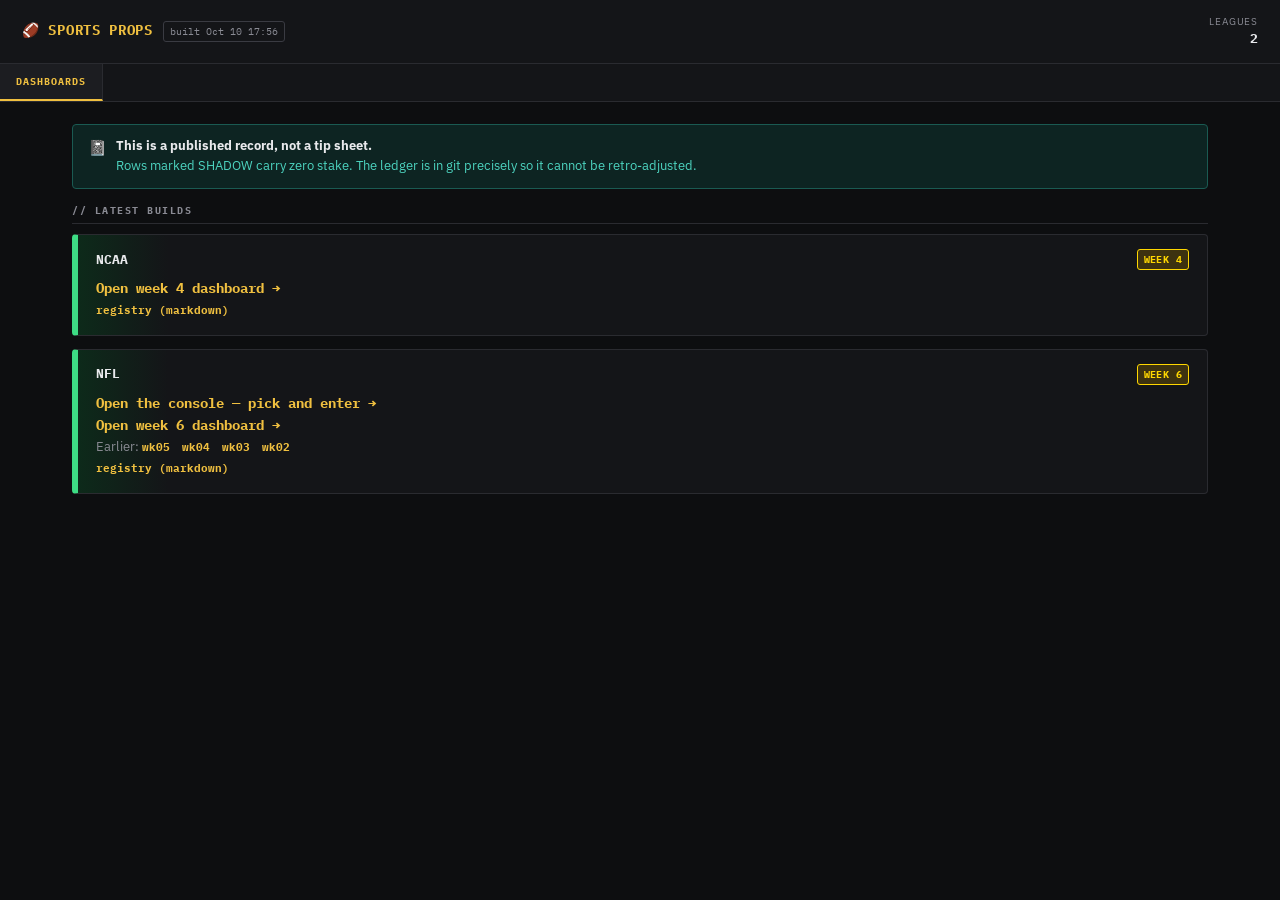
<file: dashboards/index.html>
<!DOCTYPE html>
<html lang="en">
<head>
<meta charset="UTF-8">
<meta name="viewport" content="width=device-width, initial-scale=1.0">
<title>Sports Props</title>
<style>
@import url('https://fonts.googleapis.com/css2?family=IBM+Plex+Mono:wght@400;500;600;700&family=IBM+Plex+Sans:wght@300;400;500;600&display=swap');
:root{--bg:#0d0e10;--surface:#141518;--surface2:#1c1d21;--border:#2a2b30;--border2:#3a3b42;--text:#e8e9ec;--muted:#8a8b94;--accent:#f0c040;--green:#3ddc84;--red:#ff4d6d;--blue:#4da6ff;--orange:#ff8c42;--purple:#b57bee;--teal:#2dd4bf;--gold:#ffd700;}
*{box-sizing:border-box;margin:0;padding:0;}
body{background:var(--bg);color:var(--text);font-family:'IBM Plex Sans',sans-serif;font-size:14px;line-height:1.5;}
.header{background:var(--surface);border-bottom:1px solid var(--border);padding:14px 22px;display:flex;align-items:center;justify-content:space-between;flex-wrap:wrap;gap:8px;}
.htitle{font-family:'IBM Plex Mono',monospace;font-size:14px;font-weight:700;color:var(--accent);letter-spacing:.05em;}
.hver{font-family:'IBM Plex Mono',monospace;font-size:10px;color:var(--muted);border:1px solid var(--border2);padding:2px 6px;border-radius:3px;}
.hstats{display:flex;gap:18px;flex-wrap:wrap;}
.hs{text-align:right;}
.hs-l{font-size:10px;color:var(--muted);text-transform:uppercase;letter-spacing:.08em;}
.hs-v{font-family:'IBM Plex Mono',monospace;font-size:13px;font-weight:700;}
.pos{color:var(--green);}.neg{color:var(--red);}.neu{color:var(--text);}
.tabs{background:var(--surface);border-bottom:1px solid var(--border);display:flex;overflow-x:auto;scrollbar-width:none;}
.tabs::-webkit-scrollbar{display:none;}
.tab{padding:11px 16px;font-family:'IBM Plex Mono',monospace;font-size:10px;font-weight:700;letter-spacing:.1em;text-transform:uppercase;color:var(--muted);cursor:pointer;border-bottom:2px solid transparent;white-space:nowrap;border-right:1px solid var(--border);background:none;border-top:none;border-left:none;transition:all .15s;}
.tab:hover{color:var(--text);background:var(--surface2);}
.tab.active{color:var(--accent);border-bottom-color:var(--accent);background:var(--surface2);}
.nb{display:inline-block;background:var(--red);color:#fff;font-size:8px;padding:1px 4px;border-radius:2px;margin-left:4px;vertical-align:middle;}
.nb.g{background:var(--green);}.nb.gold{background:var(--gold);color:#000;}
.tc{display:none;padding:22px;max-width:1180px;margin:0 auto;}
.tc.active{display:block;}
.sec{margin-bottom:26px;}
.sec-t{font-family:'IBM Plex Mono',monospace;font-size:10px;font-weight:700;letter-spacing:.15em;text-transform:uppercase;color:var(--muted);margin-bottom:10px;padding-bottom:5px;border-bottom:1px solid var(--border);}
.scards{display:grid;grid-template-columns:repeat(auto-fill,minmax(155px,1fr));gap:10px;margin-bottom:20px;}
.sc{background:var(--surface);border:1px solid var(--border);border-radius:4px;padding:11px 13px;}
.sc.gold-card{border:2px solid var(--gold);background:linear-gradient(to bottom,#2a2010,#141518);}
.sc.red-card{border:2px solid var(--red);background:linear-gradient(to bottom,#2a1010,#141518);}
.sc-l{font-size:10px;color:var(--muted);text-transform:uppercase;letter-spacing:.08em;margin-bottom:3px;}
.sc-v{font-family:'IBM Plex Mono',monospace;font-size:19px;font-weight:700;}
.sc-s{font-size:11px;color:var(--muted);margin-top:2px;}
.pc{background:var(--surface);border:1px solid var(--border);border-radius:4px;border-left:4px solid var(--green);padding:14px 18px;margin-bottom:13px;}
.pc.skip{border-left-color:var(--border2);opacity:.7;}
.pc.shadow{border-left-color:var(--purple);}
.pc.loss{border-left-color:var(--red);}
.pc.win{border-left-color:var(--green);}
.pc.info{border-left-color:var(--blue);}
.pc.warn{border-left-color:var(--orange);}
.pc.under{border-left-color:var(--teal);}
.pc.live{border-left-color:var(--green);border-left-width:6px;background:linear-gradient(to right,#0d2a1a 0%,var(--surface) 8%);}
.ph{display:flex;align-items:center;justify-content:space-between;flex-wrap:wrap;gap:7px;margin-bottom:7px;}
.pm{font-family:'IBM Plex Mono',monospace;font-size:13px;font-weight:700;}
.pmeta{display:flex;gap:6px;flex-wrap:wrap;}
.badge{font-family:'IBM Plex Mono',monospace;font-size:10px;font-weight:700;padding:2px 6px;border-radius:3px;letter-spacing:.04em;}
.bgold{background:#3d3210;color:var(--gold);border:1px solid var(--gold);}
.bf{background:#1a3d2a;color:var(--green);border:1px solid #2a5a3a;}
.bq{background:#1a2d3d;color:var(--blue);border:1px solid #1a3d5a;}
.bbl{background:#3d3210;color:var(--accent);border:1px solid #5a4a10;}
.bvu{background:#3d1020;color:var(--red);border:1px solid #5a1530;}
.bly{background:#3d2010;color:var(--orange);border:1px solid #5a3015;}
.bsk{background:#1a1b20;color:var(--muted);border:1px solid var(--border);}
.bsh{background:#2a1a3d;color:var(--purple);border:1px solid #5a3a7a;}
.btl{background:#0d2d2a;color:var(--teal);border:1px solid #1a5a52;}
.bc2{background:#1a2d3d;color:var(--blue);border:1px solid #1a3d5a;}
.bc3{background:#3d3210;color:var(--accent);border:1px solid #5a4a10;}
.bwi{background:#1a3d2a;color:var(--green);}
.blo{background:#3d1020;color:var(--red);}
.bpu{background:#3d3210;color:var(--accent);border:1px solid #5a4a10;}
.bnw{background:#0d3a1a;color:#5adc84;border:1px solid #2a7a40;}
.bdr{background:#5a1020;color:#ff8080;border:1px solid #7a2030;}
.bcw{background:#0d3a1a;color:#5adc84;border:1px solid #2a7a40;}
.bgw{background:#3d2810;color:var(--orange);border:1px solid #7a5020;}
.btls{background:#1a2d3d;color:var(--blue);border:1px solid #1a3d5a;}
.bfl{background:#1a1b20;color:var(--muted);border:1px solid var(--border2);}
.bsu{background:#1a1b20;color:var(--muted);border:1px solid var(--border2);}
.bsd{background:#1a2d3d;color:var(--blue);border:1px solid #1a3d5a;}
.bsc{background:#3d2810;color:var(--orange);border:1px solid #7a5020;}
.bsh2{background:#0d3a1a;color:#5adc84;border:1px solid #2a7a40;}
.bsr{background:#3d1020;color:#ff6080;border:1px solid #5a1530;}
.pb{font-size:13px;color:var(--muted);line-height:1.6;}
.pb strong{color:var(--text);}
.gt{color:var(--green);}.rt{color:var(--red);}.ot{color:var(--orange);}.pt{color:var(--purple);}.tl{color:var(--teal);}
.tbl{width:100%;border-collapse:collapse;font-size:12px;margin-bottom:14px;}
.tbl th{background:var(--surface2);color:var(--muted);font-family:'IBM Plex Mono',monospace;font-size:10px;letter-spacing:.08em;text-transform:uppercase;padding:7px 9px;text-align:left;border-bottom:1px solid var(--border);}
.tbl td{padding:7px 9px;border-bottom:1px solid var(--border);vertical-align:middle;}
.tbl tr:hover td{background:var(--surface2);}
.mono{font-family:'IBM Plex Mono',monospace;}
.rb{background:var(--surface);border:1px solid var(--border);border-radius:4px;padding:12px 15px;margin-bottom:10px;}
.rb.nr{border-color:var(--red);}.rb.new{border-color:var(--green);}.rb.lockd{border-color:var(--green);background:linear-gradient(to right,#0d2a1a 0%,var(--surface) 5%);}
.rb.under{border-color:var(--teal);background:linear-gradient(to right,#0d2422,var(--surface));}
.rid{font-family:'IBM Plex Mono',monospace;font-size:11px;font-weight:700;color:var(--accent);margin-bottom:3px;}
.rid.nr{color:var(--red);}.rid.new{color:var(--green);}.rid.under{color:var(--teal);}
.rdesc{font-size:13px;color:var(--text);line-height:1.5;}
.al{border-radius:4px;padding:11px 15px;margin-bottom:14px;font-size:13px;display:flex;align-items:flex-start;gap:9px;}
.al.res{background:#0d2a1a;border:1px solid #1a5a30;}
.al.act{background:#3d1010;border:1px solid #7a2020;}
.al.inf{background:#1a1d3a;border:1px solid #2a3060;}
.al.warn{background:#3d2810;border:1px solid #7a5020;}
.al.under{background:#0d2422;border:1px solid #1a5a52;}
.al-ic{font-size:15px;flex-shrink:0;margin-top:1px;}
.al-tx{line-height:1.6;}.al-tx strong{color:var(--text);}
.res .al-tx{color:#5adc84;}.act .al-tx{color:#ff8080;}.inf .al-tx{color:#9090ff;}.warn .al-tx{color:#ffb060;}.under .al-tx{color:#4dd4c0;}
.ins{background:var(--surface2);border:1px solid var(--border2);border-radius:4px;padding:11px 13px;margin-bottom:9px;font-size:13px;}
.ins-tag{display:inline-block;font-family:'IBM Plex Mono',monospace;font-size:10px;font-weight:700;background:#3d3210;color:var(--accent);padding:2px 6px;border-radius:2px;margin-bottom:5px;}
.ins-tag.g{background:#1a3d2a;color:var(--green);}.ins-tag.r{background:#3d1020;color:var(--red);}.ins-tag.tl{background:#0d2d2a;color:var(--teal);}.ins-tag.b{background:#1a2d3d;color:var(--blue);}
.ins p{color:var(--muted);line-height:1.6;}.ins p strong{color:var(--text);}
.f5box{background:var(--surface2);border:1px solid var(--border2);border-radius:4px;padding:10px 12px;margin:9px 0;font-family:'IBM Plex Mono',monospace;font-size:12px;}
.f5box table{width:100%;}.f5box td{padding:3px 7px;}
.f5box .hdr td{color:var(--muted);font-size:10px;letter-spacing:.06em;text-transform:uppercase;border-bottom:1px solid var(--border);padding-bottom:5px;}
.f5box .f5tot td{font-weight:700;color:var(--accent);border-top:1px solid var(--border);padding-top:5px;}
.r15box{background:#0d2a1a;border:1px solid #2a7a40;border-radius:4px;padding:10px 13px;margin:8px 0;font-size:12px;}
.r15box strong{color:var(--green);font-family:'IBM Plex Mono',monospace;}
.jumprow{display:flex;gap:8px;flex-wrap:wrap;margin-bottom:20px;padding:10px 12px;background:var(--surface2);border:1px solid var(--border2);border-radius:6px;position:sticky;top:0;z-index:5;}
.jumplink{font-family:'IBM Plex Mono',monospace;font-size:11px;font-weight:700;letter-spacing:.04em;color:var(--accent);background:var(--surface);border:1px solid var(--border2);border-radius:4px;padding:6px 12px;cursor:pointer;text-decoration:none;transition:all .15s;}
.jumplink:hover{background:var(--accent);color:#000;border-color:var(--accent);}
.mergehead{display:flex;align-items:center;gap:12px;margin:8px 0 18px;padding:14px 16px;background:linear-gradient(to right,var(--surface2),var(--surface));border:1px solid var(--border2);border-left:5px solid var(--accent);border-radius:6px;scroll-margin-top:70px;}
.mergehead .mh-ic{font-size:22px;}
.mergehead .mh-t{font-family:'IBM Plex Mono',monospace;font-size:16px;font-weight:700;color:var(--text);letter-spacing:.04em;}
.mergehead .mh-s{font-size:12px;color:var(--muted);margin-top:2px;}
.mergediv{border:none;border-top:2px dashed var(--border2);margin:32px 0;}
@media(max-width:700px){.scards{grid-template-columns:repeat(2,1fr);}.header{flex-direction:column;}.hstats{gap:10px;}.hs{text-align:left;}}

/* --- form controls -------------------------------------------------------
   Added for the live console. Uses the existing tokens only — restyling the
   :root block still restyles these. */
.frm{background:var(--surface);border:1px solid var(--border);border-radius:4px;padding:14px 16px;margin-bottom:14px;}
.frm-t{font-family:'IBM Plex Mono',monospace;font-size:10px;font-weight:700;letter-spacing:.1em;text-transform:uppercase;color:var(--accent);margin-bottom:11px;}
.fgrid{display:grid;grid-template-columns:repeat(auto-fit,minmax(148px,1fr));gap:11px;}
.fld{display:block;}
.fld-l{display:block;font-size:10px;color:var(--muted);text-transform:uppercase;letter-spacing:.07em;margin-bottom:4px;}
.inp,select.inp,textarea.inp{width:100%;background:var(--bg);border:1px solid var(--border2);color:var(--text);padding:6px 9px;font-size:12px;border-radius:3px;font-family:'IBM Plex Mono',monospace;}
.inp:focus{outline:2px solid var(--accent);outline-offset:-1px;}
textarea.inp{min-height:52px;resize:vertical;line-height:1.5;}
.btn{background:var(--surface2);border:1px solid var(--border2);color:var(--text);font-family:'IBM Plex Mono',monospace;font-size:11px;font-weight:700;letter-spacing:.06em;text-transform:uppercase;padding:7px 15px;border-radius:3px;cursor:pointer;transition:all .15s;}
.btn:hover{border-color:var(--accent);color:var(--accent);}
.btn:focus-visible{outline:2px solid var(--accent);outline-offset:1px;}
.btn.go{background:#3d3210;border-color:#5a4a10;color:var(--accent);}
.btn.go:hover{background:var(--accent);color:#000;}
.irow{display:flex;gap:6px;align-items:center;flex-wrap:wrap;}
.irow .inp{width:84px;}
.flash{border-radius:4px;padding:10px 14px;margin-bottom:16px;font-size:13px;border:1px solid;}
.flash.ok{background:#0d2a1a;border-color:#1a5a30;color:#5adc84;}
.flash.err{background:#3d1010;border-color:#7a2020;color:#ff8080;}
.tklink{color:var(--accent);text-decoration:none;font-family:'IBM Plex Mono',monospace;font-size:11px;font-weight:700;}
.tklink:hover{text-decoration:underline;}
.gatebar{height:4px;background:var(--surface2);border-radius:2px;overflow:hidden;margin-top:4px;}
.gatebar span{display:block;height:100%;background:var(--accent);}

.wkpick{display:inline-block;margin-left:4px;}
select.inp.wk{width:auto;padding:3px 8px;font-size:10px;font-weight:700;letter-spacing:.08em;text-transform:uppercase;color:var(--accent);border-color:var(--border2);background:var(--surface2);cursor:pointer;}
select.inp.wk:hover{border-color:var(--accent);}

</style>
</head>
<body>
<div class="header"><div style="display:flex;align-items:baseline;gap:10px"><span class="htitle">🏈 SPORTS PROPS</span><span class="hver">built Oct 10 17:56</span></div><div class="hstats"><div class="hs"><div class="hs-l">Leagues</div><div class="hs-v neu">2</div></div></div></div><div class="tabs"><button class="tab active" onclick="showTab('home',this)">DASHBOARDS</button></div><div id="tab-home" class="tc active"><div class="al under"><div class="al-ic">📓</div><div class="al-tx"><strong>This is a published record, not a tip sheet.</strong><br>Rows marked SHADOW carry zero stake. The ledger is in git precisely so it cannot be retro-adjusted.</div></div><div class="sec"><div class="sec-t">// Latest builds</div><div class="pc live"><div class="ph"><span class="pm">NCAA</span><div class="pmeta"><span class="badge bgold">WEEK 4</span></div></div><div class="pb"><p><a class="tklink" style="font-size:14px" href="ncaa/ncaa_2026_wk04.html">Open week 4 dashboard →</a></p><p><a class="tklink" href="ncaa/registry.md">registry (markdown)</a></p></div></div><div class="pc live"><div class="ph"><span class="pm">NFL</span><div class="pmeta"><span class="badge bgold">WEEK 6</span></div></div><div class="pb"><p><a class="tklink" style="font-size:14px" href="nfl/console.html">Open the console — pick and enter →</a></p><p><a class="tklink" style="font-size:14px" href="nfl/nfl_2026_wk06.html">Open week 6 dashboard →</a></p><p class="mut">Earlier: <a class="tklink" style="margin-right:12px" href="nfl/nfl_2026_wk05.html">wk05</a><a class="tklink" style="margin-right:12px" href="nfl/nfl_2026_wk04.html">wk04</a><a class="tklink" style="margin-right:12px" href="nfl/nfl_2026_wk03.html">wk03</a><a class="tklink" style="margin-right:12px" href="nfl/nfl_2026_wk02.html">wk02</a></p><p><a class="tklink" href="nfl/registry.md">registry (markdown)</a></p></div></div></div></div>
<script>
function showTab(name, btn){
  document.querySelectorAll('.tc').forEach(t=>t.classList.remove('active'));
  document.querySelectorAll('.tab').forEach(t=>t.classList.remove('active'));
  document.getElementById('tab-'+name).classList.add('active');
  btn.classList.add('active');
}
</script>
</body>
</html>
</file>
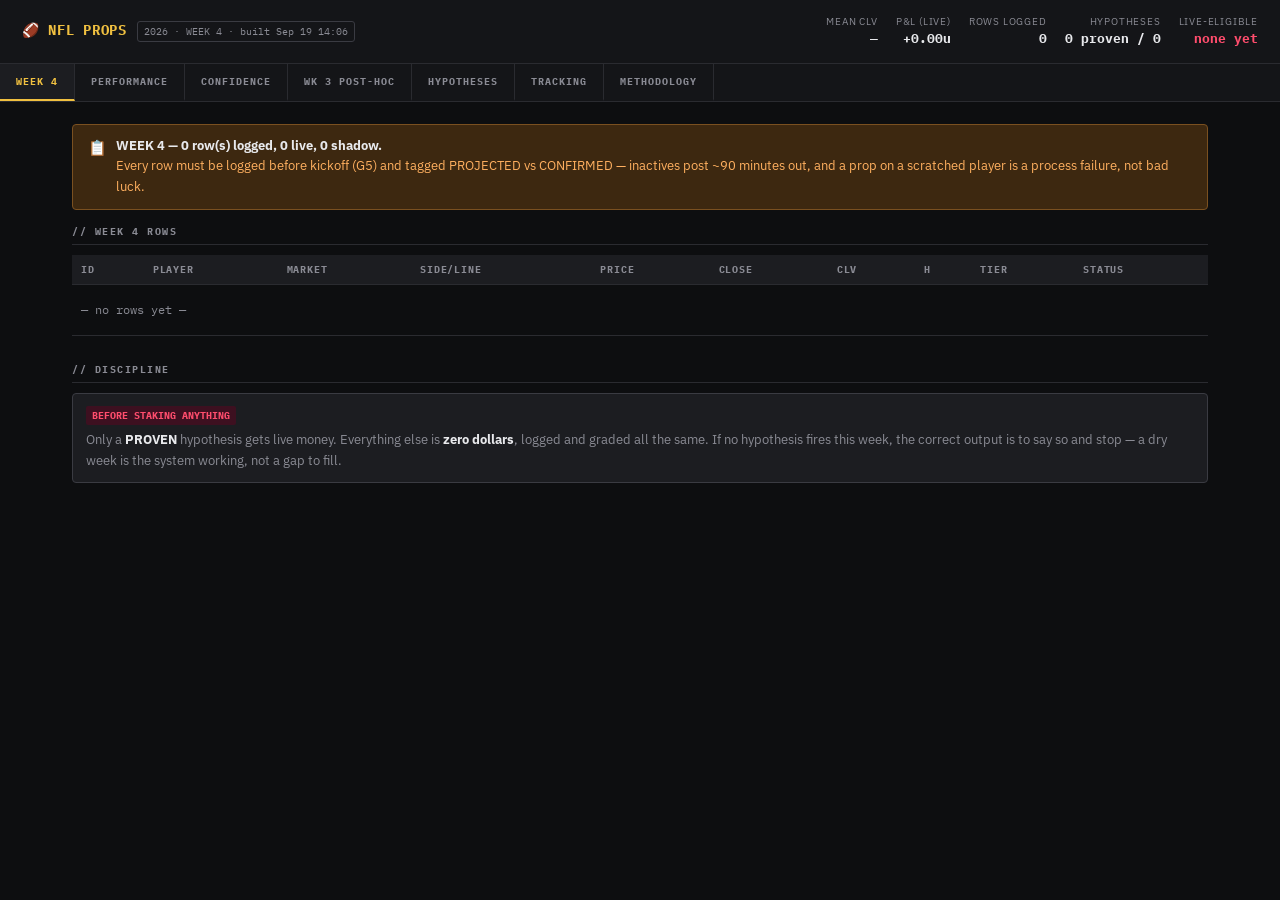
<file: dashboards/ncaa/ncaa_2026_wk04.html>
<!DOCTYPE html>
<html lang="en">
<head>
<meta charset="UTF-8">
<meta name="viewport" content="width=device-width, initial-scale=1.0">
<title>NFL Props — 2026 Week 4</title>
<style>
@import url('https://fonts.googleapis.com/css2?family=IBM+Plex+Mono:wght@400;500;600;700&family=IBM+Plex+Sans:wght@300;400;500;600&display=swap');
:root{--bg:#0d0e10;--surface:#141518;--surface2:#1c1d21;--border:#2a2b30;--border2:#3a3b42;--text:#e8e9ec;--muted:#8a8b94;--accent:#f0c040;--green:#3ddc84;--red:#ff4d6d;--blue:#4da6ff;--orange:#ff8c42;--purple:#b57bee;--teal:#2dd4bf;--gold:#ffd700;}
*{box-sizing:border-box;margin:0;padding:0;}
body{background:var(--bg);color:var(--text);font-family:'IBM Plex Sans',sans-serif;font-size:14px;line-height:1.5;}
.header{background:var(--surface);border-bottom:1px solid var(--border);padding:14px 22px;display:flex;align-items:center;justify-content:space-between;flex-wrap:wrap;gap:8px;}
.htitle{font-family:'IBM Plex Mono',monospace;font-size:14px;font-weight:700;color:var(--accent);letter-spacing:.05em;}
.hver{font-family:'IBM Plex Mono',monospace;font-size:10px;color:var(--muted);border:1px solid var(--border2);padding:2px 6px;border-radius:3px;}
.hstats{display:flex;gap:18px;flex-wrap:wrap;}
.hs{text-align:right;}
.hs-l{font-size:10px;color:var(--muted);text-transform:uppercase;letter-spacing:.08em;}
.hs-v{font-family:'IBM Plex Mono',monospace;font-size:13px;font-weight:700;}
.pos{color:var(--green);}.neg{color:var(--red);}.neu{color:var(--text);}
.tabs{background:var(--surface);border-bottom:1px solid var(--border);display:flex;overflow-x:auto;scrollbar-width:none;}
.tabs::-webkit-scrollbar{display:none;}
.tab{padding:11px 16px;font-family:'IBM Plex Mono',monospace;font-size:10px;font-weight:700;letter-spacing:.1em;text-transform:uppercase;color:var(--muted);cursor:pointer;border-bottom:2px solid transparent;white-space:nowrap;border-right:1px solid var(--border);background:none;border-top:none;border-left:none;transition:all .15s;}
.tab:hover{color:var(--text);background:var(--surface2);}
.tab.active{color:var(--accent);border-bottom-color:var(--accent);background:var(--surface2);}
.nb{display:inline-block;background:var(--red);color:#fff;font-size:8px;padding:1px 4px;border-radius:2px;margin-left:4px;vertical-align:middle;}
.nb.g{background:var(--green);}.nb.gold{background:var(--gold);color:#000;}
.tc{display:none;padding:22px;max-width:1180px;margin:0 auto;}
.tc.active{display:block;}
.sec{margin-bottom:26px;}
.sec-t{font-family:'IBM Plex Mono',monospace;font-size:10px;font-weight:700;letter-spacing:.15em;text-transform:uppercase;color:var(--muted);margin-bottom:10px;padding-bottom:5px;border-bottom:1px solid var(--border);}
.scards{display:grid;grid-template-columns:repeat(auto-fill,minmax(155px,1fr));gap:10px;margin-bottom:20px;}
.sc{background:var(--surface);border:1px solid var(--border);border-radius:4px;padding:11px 13px;}
.sc.gold-card{border:2px solid var(--gold);background:linear-gradient(to bottom,#2a2010,#141518);}
.sc.red-card{border:2px solid var(--red);background:linear-gradient(to bottom,#2a1010,#141518);}
.sc-l{font-size:10px;color:var(--muted);text-transform:uppercase;letter-spacing:.08em;margin-bottom:3px;}
.sc-v{font-family:'IBM Plex Mono',monospace;font-size:19px;font-weight:700;}
.sc-s{font-size:11px;color:var(--muted);margin-top:2px;}
.pc{background:var(--surface);border:1px solid var(--border);border-radius:4px;border-left:4px solid var(--green);padding:14px 18px;margin-bottom:13px;}
.pc.skip{border-left-color:var(--border2);opacity:.7;}
.pc.shadow{border-left-color:var(--purple);}
.pc.loss{border-left-color:var(--red);}
.pc.win{border-left-color:var(--green);}
.pc.info{border-left-color:var(--blue);}
.pc.warn{border-left-color:var(--orange);}
.pc.under{border-left-color:var(--teal);}
.pc.live{border-left-color:var(--green);border-left-width:6px;background:linear-gradient(to right,#0d2a1a 0%,var(--surface) 8%);}
.ph{display:flex;align-items:center;justify-content:space-between;flex-wrap:wrap;gap:7px;margin-bottom:7px;}
.pm{font-family:'IBM Plex Mono',monospace;font-size:13px;font-weight:700;}
.pmeta{display:flex;gap:6px;flex-wrap:wrap;}
.badge{font-family:'IBM Plex Mono',monospace;font-size:10px;font-weight:700;padding:2px 6px;border-radius:3px;letter-spacing:.04em;}
.bgold{background:#3d3210;color:var(--gold);border:1px solid var(--gold);}
.bf{background:#1a3d2a;color:var(--green);border:1px solid #2a5a3a;}
.bq{background:#1a2d3d;color:var(--blue);border:1px solid #1a3d5a;}
.bbl{background:#3d3210;color:var(--accent);border:1px solid #5a4a10;}
.bvu{background:#3d1020;color:var(--red);border:1px solid #5a1530;}
.bly{background:#3d2010;color:var(--orange);border:1px solid #5a3015;}
.bsk{background:#1a1b20;color:var(--muted);border:1px solid var(--border);}
.bsh{background:#2a1a3d;color:var(--purple);border:1px solid #5a3a7a;}
.btl{background:#0d2d2a;color:var(--teal);border:1px solid #1a5a52;}
.bc2{background:#1a2d3d;color:var(--blue);border:1px solid #1a3d5a;}
.bc3{background:#3d3210;color:var(--accent);border:1px solid #5a4a10;}
.bwi{background:#1a3d2a;color:var(--green);}
.blo{background:#3d1020;color:var(--red);}
.bpu{background:#3d3210;color:var(--accent);border:1px solid #5a4a10;}
.bnw{background:#0d3a1a;color:#5adc84;border:1px solid #2a7a40;}
.bdr{background:#5a1020;color:#ff8080;border:1px solid #7a2030;}
.bcw{background:#0d3a1a;color:#5adc84;border:1px solid #2a7a40;}
.bgw{background:#3d2810;color:var(--orange);border:1px solid #7a5020;}
.btls{background:#1a2d3d;color:var(--blue);border:1px solid #1a3d5a;}
.bfl{background:#1a1b20;color:var(--muted);border:1px solid var(--border2);}
.bsu{background:#1a1b20;color:var(--muted);border:1px solid var(--border2);}
.bsd{background:#1a2d3d;color:var(--blue);border:1px solid #1a3d5a;}
.bsc{background:#3d2810;color:var(--orange);border:1px solid #7a5020;}
.bsh2{background:#0d3a1a;color:#5adc84;border:1px solid #2a7a40;}
.bsr{background:#3d1020;color:#ff6080;border:1px solid #5a1530;}
.pb{font-size:13px;color:var(--muted);line-height:1.6;}
.pb strong{color:var(--text);}
.gt{color:var(--green);}.rt{color:var(--red);}.ot{color:var(--orange);}.pt{color:var(--purple);}.tl{color:var(--teal);}
.tbl{width:100%;border-collapse:collapse;font-size:12px;margin-bottom:14px;}
.tbl th{background:var(--surface2);color:var(--muted);font-family:'IBM Plex Mono',monospace;font-size:10px;letter-spacing:.08em;text-transform:uppercase;padding:7px 9px;text-align:left;border-bottom:1px solid var(--border);}
.tbl td{padding:7px 9px;border-bottom:1px solid var(--border);vertical-align:middle;}
.tbl tr:hover td{background:var(--surface2);}
.mono{font-family:'IBM Plex Mono',monospace;}
.rb{background:var(--surface);border:1px solid var(--border);border-radius:4px;padding:12px 15px;margin-bottom:10px;}
.rb.nr{border-color:var(--red);}.rb.new{border-color:var(--green);}.rb.lockd{border-color:var(--green);background:linear-gradient(to right,#0d2a1a 0%,var(--surface) 5%);}
.rb.under{border-color:var(--teal);background:linear-gradient(to right,#0d2422,var(--surface));}
.rid{font-family:'IBM Plex Mono',monospace;font-size:11px;font-weight:700;color:var(--accent);margin-bottom:3px;}
.rid.nr{color:var(--red);}.rid.new{color:var(--green);}.rid.under{color:var(--teal);}
.rdesc{font-size:13px;color:var(--text);line-height:1.5;}
.al{border-radius:4px;padding:11px 15px;margin-bottom:14px;font-size:13px;display:flex;align-items:flex-start;gap:9px;}
.al.res{background:#0d2a1a;border:1px solid #1a5a30;}
.al.act{background:#3d1010;border:1px solid #7a2020;}
.al.inf{background:#1a1d3a;border:1px solid #2a3060;}
.al.warn{background:#3d2810;border:1px solid #7a5020;}
.al.under{background:#0d2422;border:1px solid #1a5a52;}
.al-ic{font-size:15px;flex-shrink:0;margin-top:1px;}
.al-tx{line-height:1.6;}.al-tx strong{color:var(--text);}
.res .al-tx{color:#5adc84;}.act .al-tx{color:#ff8080;}.inf .al-tx{color:#9090ff;}.warn .al-tx{color:#ffb060;}.under .al-tx{color:#4dd4c0;}
.ins{background:var(--surface2);border:1px solid var(--border2);border-radius:4px;padding:11px 13px;margin-bottom:9px;font-size:13px;}
.ins-tag{display:inline-block;font-family:'IBM Plex Mono',monospace;font-size:10px;font-weight:700;background:#3d3210;color:var(--accent);padding:2px 6px;border-radius:2px;margin-bottom:5px;}
.ins-tag.g{background:#1a3d2a;color:var(--green);}.ins-tag.r{background:#3d1020;color:var(--red);}.ins-tag.tl{background:#0d2d2a;color:var(--teal);}.ins-tag.b{background:#1a2d3d;color:var(--blue);}
.ins p{color:var(--muted);line-height:1.6;}.ins p strong{color:var(--text);}
.f5box{background:var(--surface2);border:1px solid var(--border2);border-radius:4px;padding:10px 12px;margin:9px 0;font-family:'IBM Plex Mono',monospace;font-size:12px;}
.f5box table{width:100%;}.f5box td{padding:3px 7px;}
.f5box .hdr td{color:var(--muted);font-size:10px;letter-spacing:.06em;text-transform:uppercase;border-bottom:1px solid var(--border);padding-bottom:5px;}
.f5box .f5tot td{font-weight:700;color:var(--accent);border-top:1px solid var(--border);padding-top:5px;}
.r15box{background:#0d2a1a;border:1px solid #2a7a40;border-radius:4px;padding:10px 13px;margin:8px 0;font-size:12px;}
.r15box strong{color:var(--green);font-family:'IBM Plex Mono',monospace;}
.jumprow{display:flex;gap:8px;flex-wrap:wrap;margin-bottom:20px;padding:10px 12px;background:var(--surface2);border:1px solid var(--border2);border-radius:6px;position:sticky;top:0;z-index:5;}
.jumplink{font-family:'IBM Plex Mono',monospace;font-size:11px;font-weight:700;letter-spacing:.04em;color:var(--accent);background:var(--surface);border:1px solid var(--border2);border-radius:4px;padding:6px 12px;cursor:pointer;text-decoration:none;transition:all .15s;}
.jumplink:hover{background:var(--accent);color:#000;border-color:var(--accent);}
.mergehead{display:flex;align-items:center;gap:12px;margin:8px 0 18px;padding:14px 16px;background:linear-gradient(to right,var(--surface2),var(--surface));border:1px solid var(--border2);border-left:5px solid var(--accent);border-radius:6px;scroll-margin-top:70px;}
.mergehead .mh-ic{font-size:22px;}
.mergehead .mh-t{font-family:'IBM Plex Mono',monospace;font-size:16px;font-weight:700;color:var(--text);letter-spacing:.04em;}
.mergehead .mh-s{font-size:12px;color:var(--muted);margin-top:2px;}
.mergediv{border:none;border-top:2px dashed var(--border2);margin:32px 0;}
@media(max-width:700px){.scards{grid-template-columns:repeat(2,1fr);}.header{flex-direction:column;}.hstats{gap:10px;}.hs{text-align:left;}}

/* --- form controls -------------------------------------------------------
   Added for the live console. Uses the existing tokens only — restyling the
   :root block still restyles these. */
.frm{background:var(--surface);border:1px solid var(--border);border-radius:4px;padding:14px 16px;margin-bottom:14px;}
.frm-t{font-family:'IBM Plex Mono',monospace;font-size:10px;font-weight:700;letter-spacing:.1em;text-transform:uppercase;color:var(--accent);margin-bottom:11px;}
.fgrid{display:grid;grid-template-columns:repeat(auto-fit,minmax(148px,1fr));gap:11px;}
.fld{display:block;}
.fld-l{display:block;font-size:10px;color:var(--muted);text-transform:uppercase;letter-spacing:.07em;margin-bottom:4px;}
.inp,select.inp,textarea.inp{width:100%;background:var(--bg);border:1px solid var(--border2);color:var(--text);padding:6px 9px;font-size:12px;border-radius:3px;font-family:'IBM Plex Mono',monospace;}
.inp:focus{outline:2px solid var(--accent);outline-offset:-1px;}
textarea.inp{min-height:52px;resize:vertical;line-height:1.5;}
.btn{background:var(--surface2);border:1px solid var(--border2);color:var(--text);font-family:'IBM Plex Mono',monospace;font-size:11px;font-weight:700;letter-spacing:.06em;text-transform:uppercase;padding:7px 15px;border-radius:3px;cursor:pointer;transition:all .15s;}
.btn:hover{border-color:var(--accent);color:var(--accent);}
.btn:focus-visible{outline:2px solid var(--accent);outline-offset:1px;}
.btn.go{background:#3d3210;border-color:#5a4a10;color:var(--accent);}
.btn.go:hover{background:var(--accent);color:#000;}
.irow{display:flex;gap:6px;align-items:center;flex-wrap:wrap;}
.irow .inp{width:84px;}
.flash{border-radius:4px;padding:10px 14px;margin-bottom:16px;font-size:13px;border:1px solid;}
.flash.ok{background:#0d2a1a;border-color:#1a5a30;color:#5adc84;}
.flash.err{background:#3d1010;border-color:#7a2020;color:#ff8080;}
.tklink{color:var(--accent);text-decoration:none;font-family:'IBM Plex Mono',monospace;font-size:11px;font-weight:700;}
.tklink:hover{text-decoration:underline;}
.gatebar{height:4px;background:var(--surface2);border-radius:2px;overflow:hidden;margin-top:4px;}
.gatebar span{display:block;height:100%;background:var(--accent);}

.wkpick{display:inline-block;margin-left:4px;}
select.inp.wk{width:auto;padding:3px 8px;font-size:10px;font-weight:700;letter-spacing:.08em;text-transform:uppercase;color:var(--accent);border-color:var(--border2);background:var(--surface2);cursor:pointer;}
select.inp.wk:hover{border-color:var(--accent);}

</style>
</head>
<body>
<div class="header"><div style="display:flex;align-items:baseline;gap:10px"><span class="htitle">🏈 NFL PROPS</span><span class="hver">2026 · WEEK 4 · built Sep 19 14:06</span></div><div class="hstats"><div class="hs"><div class="hs-l">Mean CLV</div><div class="hs-v neu">—</div></div><div class="hs"><div class="hs-l">P&amp;L (live)</div><div class="hs-v neu">+0.00u</div></div><div class="hs"><div class="hs-l">Rows logged</div><div class="hs-v neu">0</div></div><div class="hs"><div class="hs-l">Hypotheses</div><div class="hs-v neu">0 proven / 0</div></div><div class="hs"><div class="hs-l">Live-eligible</div><div class="hs-v neg">none yet</div></div></div></div><div class="tabs"><button class="tab active" onclick="showTab('week',this)">WEEK 4</button><button class="tab" onclick="showTab('performance',this)">PERFORMANCE</button><button class="tab" onclick="showTab('confidence',this)">CONFIDENCE</button><button class="tab" onclick="showTab('posthoc',this)">WK 3 POST-HOC</button><button class="tab" onclick="showTab('hypotheses',this)">HYPOTHESES</button><button class="tab" onclick="showTab('tracking',this)">TRACKING</button><button class="tab" onclick="showTab('methodology',this)">METHODOLOGY</button></div><div id="tab-week" class="tc active"><div class="al warn"><div class="al-ic">📋</div><div class="al-tx"><strong>WEEK 4 — 0 row(s) logged, 0 live, 0 shadow.</strong><br>Every row must be logged before kickoff (G5) and tagged PROJECTED vs CONFIRMED — inactives post ~90 minutes out, and a prop on a scratched player is a process failure, not bad luck.</div></div><div class="sec"><div class="sec-t">// Week 4 rows</div><table class="tbl"><thead><tr><th>ID</th><th>Player</th><th>Market</th><th>Side/Line</th><th>Price</th><th>Close</th><th>CLV</th><th>H</th><th>Tier</th><th>Status</th></tr></thead><tbody><tr><td colspan="10" class="mono" style="color:var(--muted);padding:16px 9px">— no rows yet —</td></tr></tbody></table></div><div class="sec"><div class="sec-t">// Discipline</div><div class="ins"><span class="ins-tag r">BEFORE STAKING ANYTHING</span><p>Only a <strong>PROVEN</strong> hypothesis gets live money. Everything else is <strong>zero dollars</strong>, logged and graded all the same. If no hypothesis fires this week, the correct output is to say so and stop — a dry week is the system working, not a gap to fill.</p></div></div></div><div id="tab-performance" class="tc"><div class="scards"><div class="sc"><div class="sc-l">Mean CLV</div><div class="sc-v neu">—</div><div class="sc-s">n=0 · primary signal</div></div><div class="sc"><div class="sc-l">Beat the close</div><div class="sc-v neu">—</div><div class="sc-s">rows with +CLV</div></div><div class="sc"><div class="sc-l">P&amp;L (live only)</div><div class="sc-v neu">+0.00u</div><div class="sc-s">0 staked row(s)</div></div><div class="sc"><div class="sc-l">Graded record</div><div class="sc-v neu">0-0</div><div class="sc-s">incl. shadow rows</div></div><div class="sc"><div class="sc-l">Shadow rows</div><div class="sc-v neu">0</div><div class="sc-s">tracked, unstaked</div></div></div><div class="sec"><div class="sec-t">// Why CLV leads</div><div class="ins"><span class="ins-tag tl">READ THIS BEFORE THE P&amp;L</span><p>With ~16 games a week, <strong>win-loss says almost nothing</strong> across dozens of rows. Mean CLV is the number that resolves first: a hypothesis that persistently beats the close is real even at a middling hit rate, and one that loses to the close is noise even while it is winning. Judge the season on CLV and margin vs fair — not the record.</p></div></div><div class="sec"><div class="sec-t">// Weekly log</div><table class="tbl"><thead><tr><th>Week</th><th>Rows</th><th>Live</th><th>Mean CLV</th><th>P&amp;L</th></tr></thead><tbody><tr><td colspan="5" class="mono" style="color:var(--muted);padding:16px 9px">— no rows yet —</td></tr></tbody></table></div></div><div id="tab-confidence" class="tc"><div class="al under"><div class="al-ic">⚖</div><div class="al-tx"><strong>Two-step ratification.</strong> Every classification is PROPOSED by Claude, then RATIFIED by you. Nothing credits the confidence ledger until you sign off — and Claude never ratifies its own work. Disagreement is logged signal, not a problem to smooth over.</div></div><div class="sec"><div class="sec-t">// Awaiting your ratification</div><table class="tbl"><thead><tr><th>ID</th><th>H</th><th>Proposed</th><th>Rationale</th></tr></thead><tbody><tr><td colspan="4" class="mono" style="color:var(--muted);padding:16px 9px">— no rows yet —</td></tr></tbody></table></div><div class="sec"><div class="sec-t">// Per-hypothesis state</div><table class="tbl"><thead><tr><th>H</th><th>Name</th><th>Tier</th><th>Rows / min-n</th><th>Mean CLV</th></tr></thead><tbody><tr><td colspan="5" class="mono" style="color:var(--muted);padding:16px 9px">— no rows yet —</td></tr></tbody></table></div><div class="sec"><div class="sec-t">// Ratified history</div><table class="tbl"><thead><tr><th>Date</th><th>H</th><th>Class</th><th>Note</th></tr></thead><tbody><tr><td colspan="4" class="mono" style="color:var(--muted);padding:16px 9px">— no rows yet —</td></tr></tbody></table></div></div><div id="tab-posthoc" class="tc"><div class="al warn"><div class="al-ic">🔬</div><div class="al-tx"><strong>No graded rows for week 3 yet.</strong><br>Run <span class='mono'>python scripts/grade.py --week 3</span> after the games, then propose classifications.</div></div></div><div id="tab-hypotheses" class="tc"><div class="al warn"><div class="al-ic">🧪</div><div class="al-tx"><strong>No hypotheses defined yet — this is correct on day one.</strong><br>Ask for a starter framework: 3–5 falsifiable candidates, each with a trigger, the underlying metrics that verify it (G4), the prop expression, why the market might misprice it, and what would disprove it. All open as SHADOW. Ratify before touching a slate.</div></div><div class="sec"><div class="sec-t">// Template</div><div class="rb new"><div class="rid new">Every hypothesis must name the market&#x27;s error</div><div class="rdesc">If you cannot say <em>why</em> the market is wrong — which specific input it is underweighting — it is not a hypothesis, it is a hunch. Write the disproof condition before the data arrives, so the standard cannot drift to fit the results.</div></div></div></div><div id="tab-tracking" class="tc"><div class="sec"><div class="sec-t">// CLV by hypothesis — the leading indicator</div><table class="tbl"><thead><tr><th>H</th><th>Rows</th><th>Mean CLV</th><th>Beat close</th><th>Signal</th></tr></thead><tbody><tr><td colspan="5" class="mono" style="color:var(--muted);padding:16px 9px">— no rows yet —</td></tr></tbody></table></div><div class="sec"><div class="sec-t">// Mechanism observations</div><table class="tbl"><thead><tr><th>Date</th><th>Player</th><th>Metric</th><th>Actual</th><th>Expected</th><th>Note</th></tr></thead><tbody><tr><td colspan="6" class="mono" style="color:var(--muted);padding:16px 9px">— no rows yet —</td></tr></tbody></table></div><div class="sec"><div class="sec-t">// Why these are separate</div><div class="ins"><span class="ins-tag b">G6 — MECHANISM, NOT MARKETS</span><p>Observations recovered from weeks you missed live here, tagged separately and permanently outside the bet ledger. They can tell you whether a mechanism holds; they can never tell you whether a bet would have won. Reconstructing a line after the fact is how a record starts flattering you.</p></div></div></div><div id="tab-methodology" class="tc"><div class="sec"><div class="sec-t">// Active rules</div></div><div class="sec"><div class="sec-t">// Amendment log</div><div class="ins"><span class="ins-tag b">NO AMENDMENTS</span><p>The rules have not changed since the framework opened.</p></div></div></div>
<script>
function showTab(name, btn){
  document.querySelectorAll('.tc').forEach(t=>t.classList.remove('active'));
  document.querySelectorAll('.tab').forEach(t=>t.classList.remove('active'));
  document.getElementById('tab-'+name).classList.add('active');
  btn.classList.add('active');
}
</script>
</body>
</html>
</file>
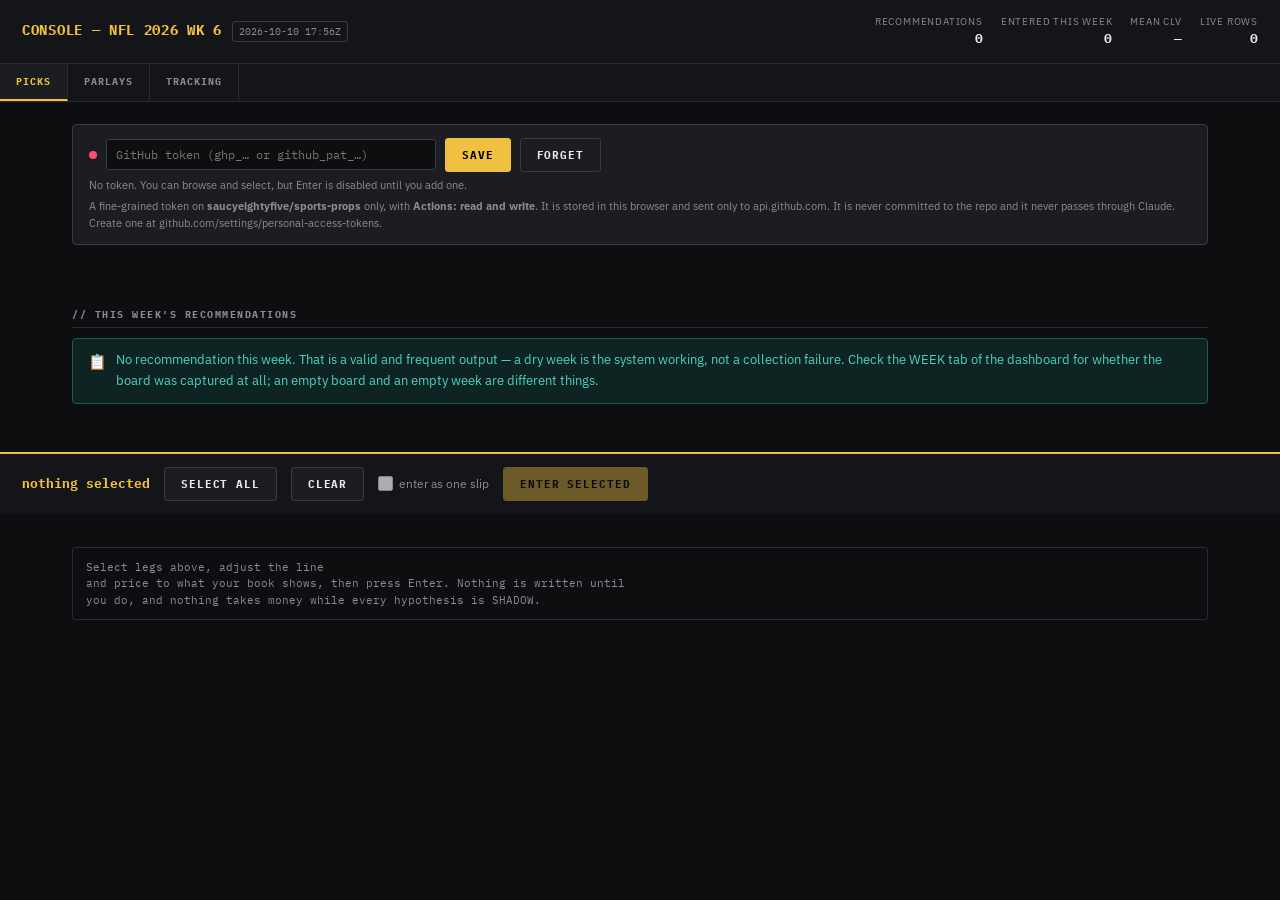
<file: dashboards/nfl/console.html>
<!DOCTYPE html>
<html lang="en">
<head>
<meta charset="UTF-8">
<meta name="viewport" content="width=device-width, initial-scale=1.0">
<title>Console wk 6</title>
<style>
@import url('https://fonts.googleapis.com/css2?family=IBM+Plex+Mono:wght@400;500;600;700&family=IBM+Plex+Sans:wght@300;400;500;600&display=swap');
:root{--bg:#0d0e10;--surface:#141518;--surface2:#1c1d21;--border:#2a2b30;--border2:#3a3b42;--text:#e8e9ec;--muted:#8a8b94;--accent:#f0c040;--green:#3ddc84;--red:#ff4d6d;--blue:#4da6ff;--orange:#ff8c42;--purple:#b57bee;--teal:#2dd4bf;--gold:#ffd700;}
*{box-sizing:border-box;margin:0;padding:0;}
body{background:var(--bg);color:var(--text);font-family:'IBM Plex Sans',sans-serif;font-size:14px;line-height:1.5;}
.header{background:var(--surface);border-bottom:1px solid var(--border);padding:14px 22px;display:flex;align-items:center;justify-content:space-between;flex-wrap:wrap;gap:8px;}
.htitle{font-family:'IBM Plex Mono',monospace;font-size:14px;font-weight:700;color:var(--accent);letter-spacing:.05em;}
.hver{font-family:'IBM Plex Mono',monospace;font-size:10px;color:var(--muted);border:1px solid var(--border2);padding:2px 6px;border-radius:3px;}
.hstats{display:flex;gap:18px;flex-wrap:wrap;}
.hs{text-align:right;}
.hs-l{font-size:10px;color:var(--muted);text-transform:uppercase;letter-spacing:.08em;}
.hs-v{font-family:'IBM Plex Mono',monospace;font-size:13px;font-weight:700;}
.pos{color:var(--green);}.neg{color:var(--red);}.neu{color:var(--text);}
.tabs{background:var(--surface);border-bottom:1px solid var(--border);display:flex;overflow-x:auto;scrollbar-width:none;}
.tabs::-webkit-scrollbar{display:none;}
.tab{padding:11px 16px;font-family:'IBM Plex Mono',monospace;font-size:10px;font-weight:700;letter-spacing:.1em;text-transform:uppercase;color:var(--muted);cursor:pointer;border-bottom:2px solid transparent;white-space:nowrap;border-right:1px solid var(--border);background:none;border-top:none;border-left:none;transition:all .15s;}
.tab:hover{color:var(--text);background:var(--surface2);}
.tab.active{color:var(--accent);border-bottom-color:var(--accent);background:var(--surface2);}
.nb{display:inline-block;background:var(--red);color:#fff;font-size:8px;padding:1px 4px;border-radius:2px;margin-left:4px;vertical-align:middle;}
.nb.g{background:var(--green);}.nb.gold{background:var(--gold);color:#000;}
.tc{display:none;padding:22px;max-width:1180px;margin:0 auto;}
.tc.active{display:block;}
.sec{margin-bottom:26px;}
.sec-t{font-family:'IBM Plex Mono',monospace;font-size:10px;font-weight:700;letter-spacing:.15em;text-transform:uppercase;color:var(--muted);margin-bottom:10px;padding-bottom:5px;border-bottom:1px solid var(--border);}
.scards{display:grid;grid-template-columns:repeat(auto-fill,minmax(155px,1fr));gap:10px;margin-bottom:20px;}
.sc{background:var(--surface);border:1px solid var(--border);border-radius:4px;padding:11px 13px;}
.sc.gold-card{border:2px solid var(--gold);background:linear-gradient(to bottom,#2a2010,#141518);}
.sc.red-card{border:2px solid var(--red);background:linear-gradient(to bottom,#2a1010,#141518);}
.sc-l{font-size:10px;color:var(--muted);text-transform:uppercase;letter-spacing:.08em;margin-bottom:3px;}
.sc-v{font-family:'IBM Plex Mono',monospace;font-size:19px;font-weight:700;}
.sc-s{font-size:11px;color:var(--muted);margin-top:2px;}
.pc{background:var(--surface);border:1px solid var(--border);border-radius:4px;border-left:4px solid var(--green);padding:14px 18px;margin-bottom:13px;}
.pc.skip{border-left-color:var(--border2);opacity:.7;}
.pc.shadow{border-left-color:var(--purple);}
.pc.loss{border-left-color:var(--red);}
.pc.win{border-left-color:var(--green);}
.pc.info{border-left-color:var(--blue);}
.pc.warn{border-left-color:var(--orange);}
.pc.under{border-left-color:var(--teal);}
.pc.live{border-left-color:var(--green);border-left-width:6px;background:linear-gradient(to right,#0d2a1a 0%,var(--surface) 8%);}
.ph{display:flex;align-items:center;justify-content:space-between;flex-wrap:wrap;gap:7px;margin-bottom:7px;}
.pm{font-family:'IBM Plex Mono',monospace;font-size:13px;font-weight:700;}
.pmeta{display:flex;gap:6px;flex-wrap:wrap;}
.badge{font-family:'IBM Plex Mono',monospace;font-size:10px;font-weight:700;padding:2px 6px;border-radius:3px;letter-spacing:.04em;}
.bgold{background:#3d3210;color:var(--gold);border:1px solid var(--gold);}
.bf{background:#1a3d2a;color:var(--green);border:1px solid #2a5a3a;}
.bq{background:#1a2d3d;color:var(--blue);border:1px solid #1a3d5a;}
.bbl{background:#3d3210;color:var(--accent);border:1px solid #5a4a10;}
.bvu{background:#3d1020;color:var(--red);border:1px solid #5a1530;}
.bly{background:#3d2010;color:var(--orange);border:1px solid #5a3015;}
.bsk{background:#1a1b20;color:var(--muted);border:1px solid var(--border);}
.bsh{background:#2a1a3d;color:var(--purple);border:1px solid #5a3a7a;}
.btl{background:#0d2d2a;color:var(--teal);border:1px solid #1a5a52;}
.bc2{background:#1a2d3d;color:var(--blue);border:1px solid #1a3d5a;}
.bc3{background:#3d3210;color:var(--accent);border:1px solid #5a4a10;}
.bwi{background:#1a3d2a;color:var(--green);}
.blo{background:#3d1020;color:var(--red);}
.bpu{background:#3d3210;color:var(--accent);border:1px solid #5a4a10;}
.bnw{background:#0d3a1a;color:#5adc84;border:1px solid #2a7a40;}
.bdr{background:#5a1020;color:#ff8080;border:1px solid #7a2030;}
.bcw{background:#0d3a1a;color:#5adc84;border:1px solid #2a7a40;}
.bgw{background:#3d2810;color:var(--orange);border:1px solid #7a5020;}
.btls{background:#1a2d3d;color:var(--blue);border:1px solid #1a3d5a;}
.bfl{background:#1a1b20;color:var(--muted);border:1px solid var(--border2);}
.bsu{background:#1a1b20;color:var(--muted);border:1px solid var(--border2);}
.bsd{background:#1a2d3d;color:var(--blue);border:1px solid #1a3d5a;}
.bsc{background:#3d2810;color:var(--orange);border:1px solid #7a5020;}
.bsh2{background:#0d3a1a;color:#5adc84;border:1px solid #2a7a40;}
.bsr{background:#3d1020;color:#ff6080;border:1px solid #5a1530;}
.pb{font-size:13px;color:var(--muted);line-height:1.6;}
.pb strong{color:var(--text);}
.gt{color:var(--green);}.rt{color:var(--red);}.ot{color:var(--orange);}.pt{color:var(--purple);}.tl{color:var(--teal);}
.tbl{width:100%;border-collapse:collapse;font-size:12px;margin-bottom:14px;}
.tbl th{background:var(--surface2);color:var(--muted);font-family:'IBM Plex Mono',monospace;font-size:10px;letter-spacing:.08em;text-transform:uppercase;padding:7px 9px;text-align:left;border-bottom:1px solid var(--border);}
.tbl td{padding:7px 9px;border-bottom:1px solid var(--border);vertical-align:middle;}
.tbl tr:hover td{background:var(--surface2);}
.mono{font-family:'IBM Plex Mono',monospace;}
.rb{background:var(--surface);border:1px solid var(--border);border-radius:4px;padding:12px 15px;margin-bottom:10px;}
.rb.nr{border-color:var(--red);}.rb.new{border-color:var(--green);}.rb.lockd{border-color:var(--green);background:linear-gradient(to right,#0d2a1a 0%,var(--surface) 5%);}
.rb.under{border-color:var(--teal);background:linear-gradient(to right,#0d2422,var(--surface));}
.rid{font-family:'IBM Plex Mono',monospace;font-size:11px;font-weight:700;color:var(--accent);margin-bottom:3px;}
.rid.nr{color:var(--red);}.rid.new{color:var(--green);}.rid.under{color:var(--teal);}
.rdesc{font-size:13px;color:var(--text);line-height:1.5;}
.al{border-radius:4px;padding:11px 15px;margin-bottom:14px;font-size:13px;display:flex;align-items:flex-start;gap:9px;}
.al.res{background:#0d2a1a;border:1px solid #1a5a30;}
.al.act{background:#3d1010;border:1px solid #7a2020;}
.al.inf{background:#1a1d3a;border:1px solid #2a3060;}
.al.warn{background:#3d2810;border:1px solid #7a5020;}
.al.under{background:#0d2422;border:1px solid #1a5a52;}
.al-ic{font-size:15px;flex-shrink:0;margin-top:1px;}
.al-tx{line-height:1.6;}.al-tx strong{color:var(--text);}
.res .al-tx{color:#5adc84;}.act .al-tx{color:#ff8080;}.inf .al-tx{color:#9090ff;}.warn .al-tx{color:#ffb060;}.under .al-tx{color:#4dd4c0;}
.ins{background:var(--surface2);border:1px solid var(--border2);border-radius:4px;padding:11px 13px;margin-bottom:9px;font-size:13px;}
.ins-tag{display:inline-block;font-family:'IBM Plex Mono',monospace;font-size:10px;font-weight:700;background:#3d3210;color:var(--accent);padding:2px 6px;border-radius:2px;margin-bottom:5px;}
.ins-tag.g{background:#1a3d2a;color:var(--green);}.ins-tag.r{background:#3d1020;color:var(--red);}.ins-tag.tl{background:#0d2d2a;color:var(--teal);}.ins-tag.b{background:#1a2d3d;color:var(--blue);}
.ins p{color:var(--muted);line-height:1.6;}.ins p strong{color:var(--text);}
.f5box{background:var(--surface2);border:1px solid var(--border2);border-radius:4px;padding:10px 12px;margin:9px 0;font-family:'IBM Plex Mono',monospace;font-size:12px;}
.f5box table{width:100%;}.f5box td{padding:3px 7px;}
.f5box .hdr td{color:var(--muted);font-size:10px;letter-spacing:.06em;text-transform:uppercase;border-bottom:1px solid var(--border);padding-bottom:5px;}
.f5box .f5tot td{font-weight:700;color:var(--accent);border-top:1px solid var(--border);padding-top:5px;}
.r15box{background:#0d2a1a;border:1px solid #2a7a40;border-radius:4px;padding:10px 13px;margin:8px 0;font-size:12px;}
.r15box strong{color:var(--green);font-family:'IBM Plex Mono',monospace;}
.jumprow{display:flex;gap:8px;flex-wrap:wrap;margin-bottom:20px;padding:10px 12px;background:var(--surface2);border:1px solid var(--border2);border-radius:6px;position:sticky;top:0;z-index:5;}
.jumplink{font-family:'IBM Plex Mono',monospace;font-size:11px;font-weight:700;letter-spacing:.04em;color:var(--accent);background:var(--surface);border:1px solid var(--border2);border-radius:4px;padding:6px 12px;cursor:pointer;text-decoration:none;transition:all .15s;}
.jumplink:hover{background:var(--accent);color:#000;border-color:var(--accent);}
.mergehead{display:flex;align-items:center;gap:12px;margin:8px 0 18px;padding:14px 16px;background:linear-gradient(to right,var(--surface2),var(--surface));border:1px solid var(--border2);border-left:5px solid var(--accent);border-radius:6px;scroll-margin-top:70px;}
.mergehead .mh-ic{font-size:22px;}
.mergehead .mh-t{font-family:'IBM Plex Mono',monospace;font-size:16px;font-weight:700;color:var(--text);letter-spacing:.04em;}
.mergehead .mh-s{font-size:12px;color:var(--muted);margin-top:2px;}
.mergediv{border:none;border-top:2px dashed var(--border2);margin:32px 0;}
@media(max-width:700px){.scards{grid-template-columns:repeat(2,1fr);}.header{flex-direction:column;}.hstats{gap:10px;}.hs{text-align:left;}}

/* --- form controls -------------------------------------------------------
   Added for the live console. Uses the existing tokens only — restyling the
   :root block still restyles these. */
.frm{background:var(--surface);border:1px solid var(--border);border-radius:4px;padding:14px 16px;margin-bottom:14px;}
.frm-t{font-family:'IBM Plex Mono',monospace;font-size:10px;font-weight:700;letter-spacing:.1em;text-transform:uppercase;color:var(--accent);margin-bottom:11px;}
.fgrid{display:grid;grid-template-columns:repeat(auto-fit,minmax(148px,1fr));gap:11px;}
.fld{display:block;}
.fld-l{display:block;font-size:10px;color:var(--muted);text-transform:uppercase;letter-spacing:.07em;margin-bottom:4px;}
.inp,select.inp,textarea.inp{width:100%;background:var(--bg);border:1px solid var(--border2);color:var(--text);padding:6px 9px;font-size:12px;border-radius:3px;font-family:'IBM Plex Mono',monospace;}
.inp:focus{outline:2px solid var(--accent);outline-offset:-1px;}
textarea.inp{min-height:52px;resize:vertical;line-height:1.5;}
.btn{background:var(--surface2);border:1px solid var(--border2);color:var(--text);font-family:'IBM Plex Mono',monospace;font-size:11px;font-weight:700;letter-spacing:.06em;text-transform:uppercase;padding:7px 15px;border-radius:3px;cursor:pointer;transition:all .15s;}
.btn:hover{border-color:var(--accent);color:var(--accent);}
.btn:focus-visible{outline:2px solid var(--accent);outline-offset:1px;}
.btn.go{background:#3d3210;border-color:#5a4a10;color:var(--accent);}
.btn.go:hover{background:var(--accent);color:#000;}
.irow{display:flex;gap:6px;align-items:center;flex-wrap:wrap;}
.irow .inp{width:84px;}
.flash{border-radius:4px;padding:10px 14px;margin-bottom:16px;font-size:13px;border:1px solid;}
.flash.ok{background:#0d2a1a;border-color:#1a5a30;color:#5adc84;}
.flash.err{background:#3d1010;border-color:#7a2020;color:#ff8080;}
.tklink{color:var(--accent);text-decoration:none;font-family:'IBM Plex Mono',monospace;font-size:11px;font-weight:700;}
.tklink:hover{text-decoration:underline;}
.gatebar{height:4px;background:var(--surface2);border-radius:2px;overflow:hidden;margin-top:4px;}
.gatebar span{display:block;height:100%;background:var(--accent);}

.wkpick{display:inline-block;margin-left:4px;}
select.inp.wk{width:auto;padding:3px 8px;font-size:10px;font-weight:700;letter-spacing:.08em;text-transform:uppercase;color:var(--accent);border-color:var(--border2);background:var(--surface2);cursor:pointer;}
select.inp.wk:hover{border-color:var(--accent);}


.cwrap{max-width:1180px;margin:0 auto;padding:22px;}
.leg{background:var(--surface);border:1px solid var(--border);border-left:4px solid var(--purple);border-radius:4px;padding:13px 16px;margin-bottom:10px;display:grid;grid-template-columns:26px 1fr;gap:12px;align-items:start;}
.leg.sel{border-color:var(--accent);border-left-color:var(--accent);background:var(--surface2);}
.leg.done{opacity:.55;border-left-color:var(--border2);}
.leg input[type=checkbox]{width:17px;height:17px;accent-color:var(--accent);cursor:pointer;margin-top:2px;}
.leg-t{font-family:'IBM Plex Mono',monospace;font-size:13px;font-weight:700;}
.leg-s{font-size:11px;color:var(--muted);margin-top:2px;}
.leg-w{font-size:12px;color:var(--text);margin-top:7px;line-height:1.45;}
.nums{display:flex;gap:8px;flex-wrap:wrap;margin-top:9px;align-items:flex-end;}
.nf{display:flex;flex-direction:column;gap:3px;}
.nf label{font-size:9px;color:var(--muted);text-transform:uppercase;letter-spacing:.08em;}
.nf input{background:var(--bg);border:1px solid var(--border2);color:var(--text);font-family:'IBM Plex Mono',monospace;font-size:12px;padding:5px 7px;border-radius:3px;width:84px;}
.nf input:focus{outline:none;border-color:var(--accent);}
.nf input.edited{border-color:var(--accent);color:var(--accent);}
.evsplit{display:flex;gap:14px;flex-wrap:wrap;margin-top:7px;font-family:'IBM Plex Mono',monospace;font-size:11px;}
.evsplit b{font-weight:700;}
.tray{position:sticky;bottom:0;background:var(--surface);border-top:2px solid var(--accent);padding:13px 22px;display:flex;gap:14px;align-items:center;flex-wrap:wrap;z-index:20;}
.tray-c{font-family:'IBM Plex Mono',monospace;font-size:13px;font-weight:700;color:var(--accent);}
.btn{font-family:'IBM Plex Mono',monospace;font-size:11px;font-weight:700;letter-spacing:.08em;text-transform:uppercase;padding:9px 16px;border-radius:3px;border:1px solid var(--border2);background:var(--surface2);color:var(--text);cursor:pointer;transition:all .15s;}
.btn:hover:not(:disabled){border-color:var(--accent);color:var(--accent);}
.btn.pri{background:var(--accent);color:#000;border-color:var(--accent);}
.btn.pri:hover:not(:disabled){filter:brightness(1.12);}
.btn:disabled{opacity:.4;cursor:not-allowed;}
.tog{display:flex;align-items:center;gap:6px;font-size:12px;color:var(--muted);cursor:pointer;}
.tog input{accent-color:var(--accent);width:15px;height:15px;cursor:pointer;}
.tokbar{background:var(--surface2);border:1px solid var(--border2);border-radius:4px;padding:13px 16px;margin-bottom:18px;}
.tokbar input{background:var(--bg);border:1px solid var(--border2);color:var(--text);font-family:'IBM Plex Mono',monospace;font-size:12px;padding:7px 9px;border-radius:3px;width:330px;max-width:100%;}
.tokrow{display:flex;gap:9px;align-items:center;flex-wrap:wrap;}
.dot{width:8px;height:8px;border-radius:50%;background:var(--red);display:inline-block;}
.dot.ok{background:var(--green);}
.log{font-family:'IBM Plex Mono',monospace;font-size:11px;background:var(--bg);border:1px solid var(--border);border-radius:3px;padding:11px 13px;margin-top:11px;white-space:pre-wrap;color:var(--muted);max-height:220px;overflow:auto;}
.trk{display:grid;grid-template-columns:repeat(3,1fr);gap:0;margin-top:9px;border:1px solid var(--border);border-radius:3px;overflow:hidden;}
.trk div{padding:7px 10px;font-size:10px;text-align:center;background:var(--bg);color:var(--muted);text-transform:uppercase;letter-spacing:.07em;border-right:1px solid var(--border);}
.trk div:last-child{border-right:none;}
.trk div.on{background:#1a3d2a;color:var(--green);font-weight:700;}
.trk div.wait{background:#3d3210;color:var(--accent);font-weight:700;}
.hint{font-size:11px;color:var(--muted);margin-top:5px;line-height:1.5;}
</style>
</head>
<body>
<div class="header"><div style="display:flex;align-items:baseline;gap:10px"><span class="htitle">CONSOLE — NFL 2026 WK 6</span><span class="hver">2026-10-10 17:56Z</span></div><div class="hstats"><div class="hs"><div class="hs-l">recommendations</div><div class="hs-v neu">0</div></div><div class="hs"><div class="hs-l">entered this week</div><div class="hs-v neu">0</div></div><div class="hs"><div class="hs-l">mean CLV</div><div class="hs-v neu">—</div></div><div class="hs"><div class="hs-l">live rows</div><div class="hs-v neu">0</div></div></div></div><div class="tabs"><button class="tab active" onclick="showTab('picks',this)">PICKS</button><button class="tab" onclick="showTab('slips',this)">PARLAYS</button><button class="tab" onclick="showTab('tracking',this)">TRACKING</button></div><div class="cwrap">
<div class="tokbar">
  <div class="tokrow">
    <span id="tokdot" class="dot"></span>
    <input id="tokin" type="password" placeholder="GitHub token (ghp_… or github_pat_…)">
    <button id="toksave" class="btn pri">Save</button>
    <button id="tokclear" class="btn">Forget</button>
  </div>
  <div class="hint" id="tokmsg"></div>
  <div class="hint">A fine-grained token on <b>saucyeightyfive/sports-props</b> only, with
    <b>Actions: read and write</b>. It is stored in this browser and sent only to
    api.github.com. It is never committed to the repo and it never passes through
    Claude. Create one at github.com/settings/personal-access-tokens.</div>
</div></div><div id="tab-picks" class="tc active"><div class="sec"><div class="sec-t">// This week&#x27;s recommendations</div><div class="al under"><div class="al-ic">📋</div><div class="al-tx">No recommendation this week. That is a valid and frequent output — a dry week is the system working, not a collection failure. Check the WEEK tab of the dashboard for whether the board was captured at all; an empty board and an empty week are different things.</div></div></div></div><div id="tab-slips" class="tc"><div class="sec"><div class="sec-t">// Slips parlay.py would build</div><div class="al under"><div class="al-ic">📋</div><div class="al-tx">No slip this week. parlay.py will not build one out of legs the props engine did not recommend — with too few qualifying singles, the correct output is no slip, not a padded one.</div></div></div></div><div id="tab-tracking" class="tc"><div class="sec"><div class="sec-t">// Entered — pre, close, result</div><div class="al under"><div class="al-ic">📋</div><div class="al-tx">Nothing entered for this week yet. Select on the PICKS tab and press Enter — the row appears here about a minute later, once the run has written it and Pages has redeployed.</div></div></div></div>
<div class="tray">
  <span class="tray-c" id="count">nothing selected</span>
  <button class="btn" id="btnAll">Select all</button>
  <button class="btn" id="btnNone">Clear</button>
  <label class="tog"><input type="checkbox" id="asslip" disabled>
    enter as one slip</label>
  <button class="btn pri needsel needtok" id="btnEnter" disabled>Enter selected</button>
</div>
<div class="cwrap"><div class="log" id="log">Select legs above, adjust the line
and price to what your book shows, then press Enter. Nothing is written until
you do, and nothing takes money while every hypothesis is SHADOW.</div></div>
<script>
function showTab(name, btn){
  document.querySelectorAll('.tc').forEach(t=>t.classList.remove('active'));
  document.querySelectorAll('.tab').forEach(t=>t.classList.remove('active'));
  document.getElementById('tab-'+name).classList.add('active');
  btn.classList.add('active');
}
</script>
<script>window.__DATA__={"repo": "saucyeightyfive/sports-props", "league": "nfl", "season": 2026, "week": 6, "built": "2026-10-10T17:56:10+00:00", "recommendations": [], "slips": [], "too_thin": [], "correlated": [], "bets": [{"row_id": "W3R001", "season": "2026", "week": "3", "date": "2026-09-26", "kickoff_et": "", "game": "Los Angeles Rams @ Denver Broncos", "player": "Davante Adams", "team": "LA", "opponent": "", "position": "", "prop_type": "player_receptions", "side": "over", "line_stake": "5.5", "price_stake": "-119", "book_stake": "draftkings", "ts_stake": "2026-09-26T22:24:36+00:00", "line_close": "", "price_close": "", "book_close": "", "ts_close": "", "clv_cents": "", "clv_pct": "", "fair_line": "", "actual_result": "", "margin_vs_fair": "", "hypothesis": "H2", "tier_at_stake": "SHADOW", "expression_conditions": "Davante Adams plays a normal snap count | absorbs share vacated by Puka Nacua | targets convert at his established rate", "conjunction": "true", "status_at_stake": "PROJECTED", "stake_units": "0.0", "outcome": "", "pnl_units": "", "notes": "", "slip_id": "", "thesis": "Davante Adams absorbs targets vacated by Puka Nacua (33% share, Doubtful). Consensus fair 52.84%, model 56.34% on H2's claimed 3.5 points. Of 3.69% EV, 6.44% is the hypothesis and -2.75% is the price.", "mechanism_held": "", "source": "auto"}, {"row_id": "W3R002", "season": "2026", "week": "3", "date": "2026-09-26", "kickoff_et": "", "game": "Houston Texans @ Indianapolis Colts", "player": "Jared Wayne", "team": "HOU", "opponent": "", "position": "", "prop_type": "player_receptions", "side": "over", "line_stake": "1.5", "price_stake": "105", "book_stake": "betmgm", "ts_stake": "2026-09-26T22:24:36+00:00", "line_close": "", "price_close": "", "book_close": "", "ts_close": "", "clv_cents": "", "clv_pct": "", "fair_line": "", "actual_result": "", "margin_vs_fair": "", "hypothesis": "H2", "tier_at_stake": "SHADOW", "expression_conditions": "Jared Wayne plays a normal snap count | absorbs share vacated by Nico Collins | targets convert at his established rate", "conjunction": "true", "status_at_stake": "PROJECTED", "stake_units": "0.0", "outcome": "", "pnl_units": "", "notes": "", "slip_id": "", "thesis": "Jared Wayne absorbs targets vacated by Nico Collins (27% share, Out). Consensus fair 46.84%, model 50.34% on H2's claimed 3.5 points. Of 3.2% EV, 7.17% is the hypothesis and -3.98% is the price.", "mechanism_held": "", "source": "auto"}, {"row_id": "W3R003", "season": "2026", "week": "3", "date": "2026-09-26", "kickoff_et": "", "game": "Houston Texans @ Indianapolis Colts", "player": "Xavier Hutchinson", "team": "HOU", "opponent": "", "position": "", "prop_type": "player_receptions", "side": "over", "line_stake": "3.5", "price_stake": "104", "book_stake": "draftkings", "ts_stake": "2026-09-26T22:24:36+00:00", "line_close": "", "price_close": "", "book_close": "", "ts_close": "", "clv_cents": "", "clv_pct": "", "fair_line": "", "actual_result": "", "margin_vs_fair": "", "hypothesis": "H2", "tier_at_stake": "SHADOW", "expression_conditions": "Xavier Hutchinson plays a normal snap count | absorbs share vacated by Nico Collins | targets convert at his established rate", "conjunction": "true", "status_at_stake": "PROJECTED", "stake_units": "0.0", "outcome": "", "pnl_units": "", "notes": "", "slip_id": "", "thesis": "Xavier Hutchinson absorbs targets vacated by Nico Collins (27% share, Out). Consensus fair 46.82%, model 50.32% on H2's claimed 3.5 points. Of 2.65% EV, 7.14% is the hypothesis and -4.49% is the price.", "mechanism_held": "", "source": "auto"}, {"row_id": "W3R004", "season": "2026", "week": "3", "date": "2026-09-26", "kickoff_et": "", "game": "Houston Texans @ Indianapolis Colts", "player": "Jaylin Noel", "team": "HOU", "opponent": "", "position": "", "prop_type": "player_receptions", "side": "over", "line_stake": "2.5", "price_stake": "109", "book_stake": "draftkings", "ts_stake": "2026-09-26T22:24:36+00:00", "line_close": "", "price_close": "", "book_close": "", "ts_close": "", "clv_cents": "", "clv_pct": "", "fair_line": "", "actual_result": "", "margin_vs_fair": "", "hypothesis": "H2", "tier_at_stake": "SHADOW", "expression_conditions": "Jaylin Noel plays a normal snap count | absorbs share vacated by Nico Collins | targets convert at his established rate", "conjunction": "true", "status_at_stake": "PROJECTED", "stake_units": "0.0", "outcome": "", "pnl_units": "", "notes": "", "slip_id": "", "thesis": "Jaylin Noel absorbs targets vacated by Nico Collins (27% share, Out). Consensus fair 45.37%, model 48.87% on H2's claimed 3.5 points. Of 2.13% EV, 7.31% is the hypothesis and -5.19% is the price.", "mechanism_held": "", "source": "auto"}, {"row_id": "W3R005", "season": "2026", "week": "3", "date": "2026-09-26", "kickoff_et": "", "game": "Houston Texans @ Indianapolis Colts", "player": "Kayshon Boutte", "team": "HOU", "opponent": "", "position": "", "prop_type": "player_receptions", "side": "over", "line_stake": "2.5", "price_stake": "-127", "book_stake": "draftkings", "ts_stake": "2026-09-26T22:24:36+00:00", "line_close": "", "price_close": "", "book_close": "", "ts_close": "", "clv_cents": "", "clv_pct": "", "fair_line": "", "actual_result": "", "margin_vs_fair": "", "hypothesis": "H2", "tier_at_stake": "SHADOW", "expression_conditions": "Kayshon Boutte plays a normal snap count | absorbs share vacated by Nico Collins | targets convert at his established rate", "conjunction": "true", "status_at_stake": "PROJECTED", "stake_units": "0.0", "outcome": "", "pnl_units": "", "notes": "", "slip_id": "", "thesis": "Kayshon Boutte absorbs targets vacated by Nico Collins (27% share, Out). Consensus fair 53.34%, model 56.84% on H2's claimed 3.5 points. Of 1.6% EV, 6.26% is the hypothesis and -4.65% is the price.", "mechanism_held": "", "source": "auto"}, {"row_id": "W3R006", "season": "2026", "week": "3", "date": "2026-09-26", "kickoff_et": "", "game": "Los Angeles Rams @ Denver Broncos", "player": "Davante Adams", "team": "LA", "opponent": "", "position": "", "prop_type": "player_receptions", "side": "over", "line_stake": "5.5", "price_stake": "-119", "book_stake": "draftkings", "ts_stake": "2026-09-26T23:50:05+00:00", "line_close": "", "price_close": "", "book_close": "", "ts_close": "", "clv_cents": "", "clv_pct": "", "fair_line": "", "actual_result": "", "margin_vs_fair": "", "hypothesis": "H2", "tier_at_stake": "SHADOW", "expression_conditions": "Davante Adams plays a normal snap count | absorbs share vacated by Puka Nacua | targets convert at his established rate", "conjunction": "true", "status_at_stake": "PROJECTED", "stake_units": "0.0", "outcome": "", "pnl_units": "", "notes": "", "slip_id": "", "thesis": "Davante Adams absorbs targets vacated by Puka Nacua (33% share, Doubtful). Consensus fair 52.84%, model 56.34% on H2's claimed 3.5 points. Of 3.69% EV, 6.44% is the hypothesis and -2.75% is the price.", "mechanism_held": "", "source": "console"}, {"row_id": "W3R007", "season": "2026", "week": "3", "date": "2026-09-26", "kickoff_et": "", "game": "Houston Texans @ Indianapolis Colts", "player": "Xavier Hutchinson", "team": "HOU", "opponent": "", "position": "", "prop_type": "player_receptions", "side": "over", "line_stake": "3.5", "price_stake": "104", "book_stake": "draftkings", "ts_stake": "2026-09-26T23:50:05+00:00", "line_close": "", "price_close": "", "book_close": "", "ts_close": "", "clv_cents": "", "clv_pct": "", "fair_line": "", "actual_result": "", "margin_vs_fair": "", "hypothesis": "H2", "tier_at_stake": "SHADOW", "expression_conditions": "Xavier Hutchinson plays a normal snap count | absorbs share vacated by Nico Collins | targets convert at his established rate", "conjunction": "true", "status_at_stake": "PROJECTED", "stake_units": "0.0", "outcome": "", "pnl_units": "", "notes": "", "slip_id": "", "thesis": "Xavier Hutchinson absorbs targets vacated by Nico Collins (27% share, Out). Consensus fair 46.82%, model 50.32% on H2's claimed 3.5 points. Of 2.65% EV, 7.14% is the hypothesis and -4.49% is the price.", "mechanism_held": "", "source": "console"}, {"row_id": "W3R008", "season": "2026", "week": "3", "date": "2026-09-26", "kickoff_et": "", "game": "Houston Texans @ Indianapolis Colts", "player": "Jaylin Noel", "team": "HOU", "opponent": "", "position": "", "prop_type": "player_receptions", "side": "over", "line_stake": "2.5", "price_stake": "109", "book_stake": "draftkings", "ts_stake": "2026-09-26T23:50:05+00:00", "line_close": "", "price_close": "", "book_close": "", "ts_close": "", "clv_cents": "", "clv_pct": "", "fair_line": "", "actual_result": "", "margin_vs_fair": "", "hypothesis": "H2", "tier_at_stake": "SHADOW", "expression_conditions": "Jaylin Noel plays a normal snap count | absorbs share vacated by Nico Collins | targets convert at his established rate", "conjunction": "true", "status_at_stake": "PROJECTED", "stake_units": "0.0", "outcome": "", "pnl_units": "", "notes": "", "slip_id": "", "thesis": "Jaylin Noel absorbs targets vacated by Nico Collins (27% share, Out). Consensus fair 45.37%, model 48.87% on H2's claimed 3.5 points. Of 2.13% EV, 7.31% is the hypothesis and -5.19% is the price.", "mechanism_held": "", "source": "console"}, {"row_id": "W3R009", "season": "2026", "week": "3", "date": "2026-09-26", "kickoff_et": "", "game": "Houston Texans @ Indianapolis Colts", "player": "Kayshon Boutte", "team": "HOU", "opponent": "", "position": "", "prop_type": "player_receptions", "side": "over", "line_stake": "2.5", "price_stake": "-127", "book_stake": "draftkings", "ts_stake": "2026-09-26T23:50:05+00:00", "line_close": "", "price_close": "", "book_close": "", "ts_close": "", "clv_cents": "", "clv_pct": "", "fair_line": "", "actual_result": "", "margin_vs_fair": "", "hypothesis": "H2", "tier_at_stake": "SHADOW", "expression_conditions": "Kayshon Boutte plays a normal snap count | absorbs share vacated by Nico Collins | targets convert at his established rate", "conjunction": "true", "status_at_stake": "PROJECTED", "stake_units": "0.0", "outcome": "", "pnl_units": "", "notes": "", "slip_id": "", "thesis": "Kayshon Boutte absorbs targets vacated by Nico Collins (27% share, Out). Consensus fair 53.34%, model 56.84% on H2's claimed 3.5 points. Of 1.6% EV, 6.26% is the hypothesis and -4.65% is the price.", "mechanism_held": "", "source": "console"}], "logged_keys": [], "auto_keys": [], "hypotheses": {"H1": {"tier": "SHADOW", "status": "", "claim": 4.0, "unit": "probability_points", "min_n": 40}, "H2": {"tier": "SHADOW", "status": "", "claim": 3.5, "unit": "probability_points", "min_n": 25}, "H3": {"tier": "SHADOW", "status": "", "claim": 6.0, "unit": "closing_line_cents", "min_n": 20}, "H5": {"tier": "SHADOW", "status": "", "claim": null, "unit": "paired_difference", "min_n": 30}}};</script><script>
const D = window.__DATA__;
const LS_TOK = 'sp_gh_token';
const sel = new Map();          // pick index -> {line, price, book}

const $ = s => document.querySelector(s);
const esc = s => String(s == null ? '' : s).replace(/[&<>"']/g,
  c => ({'&':'&amp;','<':'&lt;','>':'&gt;','"':'&quot;',"'":'&#39;'}[c]));

function tok(){ try { return localStorage.getItem(LS_TOK) || ''; } catch(e){ return ''; } }
function setTok(v){ try { v ? localStorage.setItem(LS_TOK, v) : localStorage.removeItem(LS_TOK); } catch(e){} paintTok(); }
function paintTok(){
  const has = !!tok();
  $('#tokdot').className = 'dot' + (has ? ' ok' : '');
  $('#tokmsg').textContent = has
    ? 'Token saved in this browser. Entries will be submitted to GitHub.'
    : 'No token. You can browse and select, but Enter is disabled until you add one.';
  // A control that needs BOTH a token and a selection must satisfy both. An
  // earlier version enabled Enter the moment a token was saved, which offered
  // a button that could only decline.
  document.querySelectorAll('.needtok').forEach(b => {
    b.disabled = !has || (b.classList.contains('needsel') && !sel.size);
  });
}

function mark(i){
  const card = document.querySelector('.leg[data-i="'+i+'"]');
  if (card) card.classList.toggle('sel', sel.has(i));
  const n = sel.size;
  $('#count').textContent = n === 0 ? 'nothing selected'
    : n + ' leg' + (n===1?'':'s') + ' selected';
  document.querySelectorAll('.needsel').forEach(b => b.disabled = !n || !tok());
  const sl = $('#asslip');
  if (sl) { sl.disabled = n < 2; if (n < 2) sl.checked = false; }
}

function toggle(i, on){
  if (on) {
    const c = document.querySelector('.leg[data-i="'+i+'"]');
    sel.set(i, {
      line:  parseFloat(c.querySelector('.f-line').value),
      price: parseInt(c.querySelector('.f-price').value, 10),
      book:  c.querySelector('.f-book').value.trim(),
    });
  } else sel.delete(i);
  mark(i);
}

function edited(i, field, el){
  el.classList.toggle('edited', el.value !== el.dataset.orig);
  if (!sel.has(i)) return;
  const v = sel.get(i);
  v[field] = field === 'book' ? el.value.trim()
           : field === 'price' ? parseInt(el.value, 10) : parseFloat(el.value);
  sel.set(i, v);
}

function say(msg, tone){
  const l = $('#log');
  l.style.color = tone === 'bad' ? 'var(--red)'
                : tone === 'good' ? 'var(--green)' : 'var(--muted)';
  l.textContent = msg;
}

async function enter(){
  if (!sel.size) return;
  const asSlip = $('#asslip') && $('#asslip').checked;
  const legs = [...sel.entries()].map(([i, v]) => ({
    pick: i + 1, line: v.line, price: v.price, book: v.book, stake: 0
  }));

  // Correlation is checked here, not only at build time, because the user can
  // select a combination the engine never proposed.
  if (asSlip) {
    const games = legs.map(l => D.recommendations[l.pick-1].game);
    const dupe = games.find((g,i) => games.indexOf(g) !== i);
    if (dupe && !confirm(
        'Two or more of these legs come from ' + dupe + '.\n\n' +
        'Legs from one game are not independent -- multiplying their ' +
        'probabilities overstates the slip. Enter it anyway?')) return;
  }

  const payload = { week: D.week, slip: asSlip, legs };
  const btns = document.querySelectorAll('.needsel, .needtok');
  btns.forEach(b => b.disabled = true);
  say('submitting ' + legs.length + ' leg(s)...');

  try {
    const r = await fetch(
      'https://api.github.com/repos/' + D.repo +
      '/actions/workflows/ledger.yml/dispatches', {
      method: 'POST',
      headers: {
        'Authorization': 'Bearer ' + tok(),
        'Accept': 'application/vnd.github+json',
        'X-GitHub-Api-Version': '2022-11-28',
      },
      body: JSON.stringify({ ref: 'main', inputs: {
        action: 'enter', league: D.league, week: String(D.week),
        payload: JSON.stringify(payload),
      }}),
    });
    if (r.status === 204) {
      say('Submitted.\n\n' + legs.length + ' leg(s) sent' +
          (asSlip ? ' as one slip' : ' as singles') + '.\n\n' +
          'The ledger is written by the run, not by this page. Give it about a ' +
          'minute, then reload -- the rows appear under TRACKING once the run ' +
          'finishes and Pages redeploys.\n\n' +
          'Watch it: github.com/' + D.repo + '/actions', 'good');
      sel.clear();
      document.querySelectorAll('.leg input[type=checkbox]').forEach(c => c.checked = false);
      document.querySelectorAll('.leg').forEach(c => c.classList.remove('sel'));
      mark(-1);
    } else if (r.status === 401 || r.status === 403) {
      say('GitHub refused the token (' + r.status + ').\n\n' +
          'It needs Actions: read and write on ' + D.repo + ', and it must not ' +
          'be expired. Nothing was written.', 'bad');
    } else if (r.status === 404) {
      say('404 from GitHub.\n\nEither the token cannot see ' + D.repo + ', or ' +
          'ledger.yml is not on the main branch yet. Nothing was written.', 'bad');
    } else {
      const t = await r.text();
      say('GitHub returned ' + r.status + '. Nothing was written.\n\n' + t, 'bad');
    }
  } catch (e) {
    say('The request never reached GitHub: ' + e.message +
        '\n\nNothing was written.', 'bad');
  } finally {
    paintTok(); mark(-1);
  }
}

function selectAll(){
  document.querySelectorAll('.leg:not(.done) input[type=checkbox]').forEach(c => {
    if (!c.checked) { c.checked = true; toggle(parseInt(c.dataset.i,10), true); }
  });
}
function clearAll(){
  document.querySelectorAll('.leg input[type=checkbox]').forEach(c => c.checked = false);
  sel.clear(); document.querySelectorAll('.leg').forEach(c => c.classList.remove('sel'));
  mark(-1);
}

function useSlip(n){
  clearAll();
  D.slips[n].legs.forEach(leg => {
    const i = D.recommendations.findIndex(r =>
      r.player === leg.player && r.market === leg.market && r.line === leg.line);
    if (i < 0) return;
    const c = document.querySelector('.leg[data-i="'+i+'"] input[type=checkbox]');
    if (c && !c.disabled) { c.checked = true; toggle(i, true); }
  });
  if ($('#asslip')) $('#asslip').checked = sel.size >= 2;
  // components.py renders tabs as showTab(key, this); PICKS is the first.
  const first = document.querySelectorAll('.tab')[0];
  if (first) showTab('picks', first);
  window.scrollTo({top: 0, behavior: 'smooth'});
}

document.addEventListener('DOMContentLoaded', () => {
  paintTok();
  $('#toksave').onclick = () => { setTok($('#tokin').value.trim()); $('#tokin').value=''; };
  $('#tokclear').onclick = () => setTok('');
  document.querySelectorAll('.leg input[type=checkbox]').forEach(c => {
    c.onchange = () => toggle(parseInt(c.dataset.i, 10), c.checked);
  });
  document.querySelectorAll('.leg .f-line, .leg .f-price, .leg .f-book').forEach(el => {
    el.oninput = () => edited(parseInt(el.dataset.i,10), el.dataset.f, el);
  });
  $('#btnEnter').onclick = enter;
  $('#btnAll').onclick = selectAll;
  $('#btnNone').onclick = clearAll;
  mark(-1);
});
</script></body>
</html>
</file>
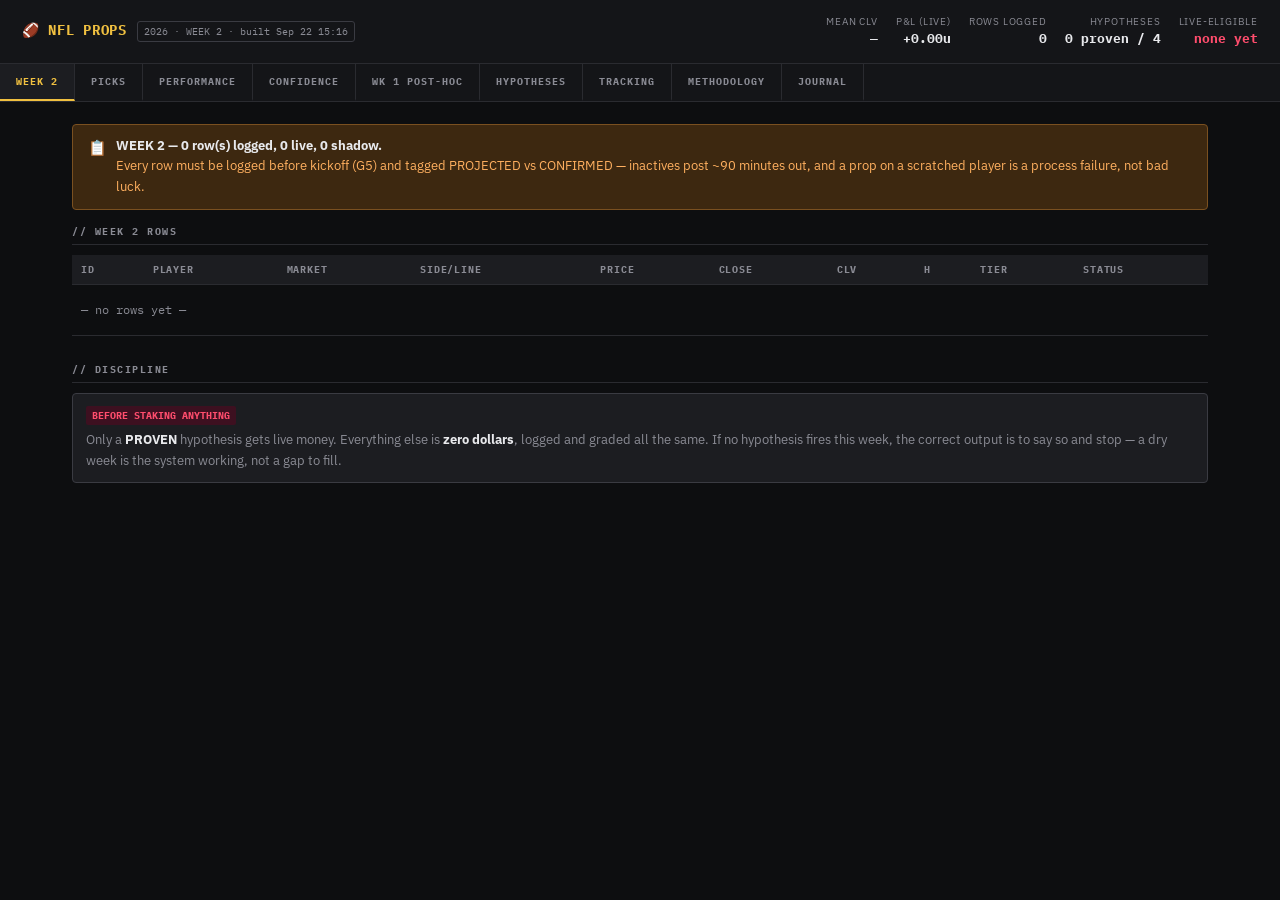
<file: dashboards/nfl/nfl_2026_wk02.html>
<!DOCTYPE html>
<html lang="en">
<head>
<meta charset="UTF-8">
<meta name="viewport" content="width=device-width, initial-scale=1.0">
<title>NFL Props — 2026 Week 2</title>
<style>
@import url('https://fonts.googleapis.com/css2?family=IBM+Plex+Mono:wght@400;500;600;700&family=IBM+Plex+Sans:wght@300;400;500;600&display=swap');
:root{--bg:#0d0e10;--surface:#141518;--surface2:#1c1d21;--border:#2a2b30;--border2:#3a3b42;--text:#e8e9ec;--muted:#8a8b94;--accent:#f0c040;--green:#3ddc84;--red:#ff4d6d;--blue:#4da6ff;--orange:#ff8c42;--purple:#b57bee;--teal:#2dd4bf;--gold:#ffd700;}
*{box-sizing:border-box;margin:0;padding:0;}
body{background:var(--bg);color:var(--text);font-family:'IBM Plex Sans',sans-serif;font-size:14px;line-height:1.5;}
.header{background:var(--surface);border-bottom:1px solid var(--border);padding:14px 22px;display:flex;align-items:center;justify-content:space-between;flex-wrap:wrap;gap:8px;}
.htitle{font-family:'IBM Plex Mono',monospace;font-size:14px;font-weight:700;color:var(--accent);letter-spacing:.05em;}
.hver{font-family:'IBM Plex Mono',monospace;font-size:10px;color:var(--muted);border:1px solid var(--border2);padding:2px 6px;border-radius:3px;}
.hstats{display:flex;gap:18px;flex-wrap:wrap;}
.hs{text-align:right;}
.hs-l{font-size:10px;color:var(--muted);text-transform:uppercase;letter-spacing:.08em;}
.hs-v{font-family:'IBM Plex Mono',monospace;font-size:13px;font-weight:700;}
.pos{color:var(--green);}.neg{color:var(--red);}.neu{color:var(--text);}
.tabs{background:var(--surface);border-bottom:1px solid var(--border);display:flex;overflow-x:auto;scrollbar-width:none;}
.tabs::-webkit-scrollbar{display:none;}
.tab{padding:11px 16px;font-family:'IBM Plex Mono',monospace;font-size:10px;font-weight:700;letter-spacing:.1em;text-transform:uppercase;color:var(--muted);cursor:pointer;border-bottom:2px solid transparent;white-space:nowrap;border-right:1px solid var(--border);background:none;border-top:none;border-left:none;transition:all .15s;}
.tab:hover{color:var(--text);background:var(--surface2);}
.tab.active{color:var(--accent);border-bottom-color:var(--accent);background:var(--surface2);}
.nb{display:inline-block;background:var(--red);color:#fff;font-size:8px;padding:1px 4px;border-radius:2px;margin-left:4px;vertical-align:middle;}
.nb.g{background:var(--green);}.nb.gold{background:var(--gold);color:#000;}
.tc{display:none;padding:22px;max-width:1180px;margin:0 auto;}
.tc.active{display:block;}
.sec{margin-bottom:26px;}
.sec-t{font-family:'IBM Plex Mono',monospace;font-size:10px;font-weight:700;letter-spacing:.15em;text-transform:uppercase;color:var(--muted);margin-bottom:10px;padding-bottom:5px;border-bottom:1px solid var(--border);}
.scards{display:grid;grid-template-columns:repeat(auto-fill,minmax(155px,1fr));gap:10px;margin-bottom:20px;}
.sc{background:var(--surface);border:1px solid var(--border);border-radius:4px;padding:11px 13px;}
.sc.gold-card{border:2px solid var(--gold);background:linear-gradient(to bottom,#2a2010,#141518);}
.sc.red-card{border:2px solid var(--red);background:linear-gradient(to bottom,#2a1010,#141518);}
.sc-l{font-size:10px;color:var(--muted);text-transform:uppercase;letter-spacing:.08em;margin-bottom:3px;}
.sc-v{font-family:'IBM Plex Mono',monospace;font-size:19px;font-weight:700;}
.sc-s{font-size:11px;color:var(--muted);margin-top:2px;}
.pc{background:var(--surface);border:1px solid var(--border);border-radius:4px;border-left:4px solid var(--green);padding:14px 18px;margin-bottom:13px;}
.pc.skip{border-left-color:var(--border2);opacity:.7;}
.pc.shadow{border-left-color:var(--purple);}
.pc.loss{border-left-color:var(--red);}
.pc.win{border-left-color:var(--green);}
.pc.info{border-left-color:var(--blue);}
.pc.warn{border-left-color:var(--orange);}
.pc.under{border-left-color:var(--teal);}
.pc.live{border-left-color:var(--green);border-left-width:6px;background:linear-gradient(to right,#0d2a1a 0%,var(--surface) 8%);}
.ph{display:flex;align-items:center;justify-content:space-between;flex-wrap:wrap;gap:7px;margin-bottom:7px;}
.pm{font-family:'IBM Plex Mono',monospace;font-size:13px;font-weight:700;}
.pmeta{display:flex;gap:6px;flex-wrap:wrap;}
.badge{font-family:'IBM Plex Mono',monospace;font-size:10px;font-weight:700;padding:2px 6px;border-radius:3px;letter-spacing:.04em;}
.bgold{background:#3d3210;color:var(--gold);border:1px solid var(--gold);}
.bf{background:#1a3d2a;color:var(--green);border:1px solid #2a5a3a;}
.bq{background:#1a2d3d;color:var(--blue);border:1px solid #1a3d5a;}
.bbl{background:#3d3210;color:var(--accent);border:1px solid #5a4a10;}
.bvu{background:#3d1020;color:var(--red);border:1px solid #5a1530;}
.bly{background:#3d2010;color:var(--orange);border:1px solid #5a3015;}
.bsk{background:#1a1b20;color:var(--muted);border:1px solid var(--border);}
.bsh{background:#2a1a3d;color:var(--purple);border:1px solid #5a3a7a;}
.btl{background:#0d2d2a;color:var(--teal);border:1px solid #1a5a52;}
.bc2{background:#1a2d3d;color:var(--blue);border:1px solid #1a3d5a;}
.bc3{background:#3d3210;color:var(--accent);border:1px solid #5a4a10;}
.bwi{background:#1a3d2a;color:var(--green);}
.blo{background:#3d1020;color:var(--red);}
.bpu{background:#3d3210;color:var(--accent);border:1px solid #5a4a10;}
.bnw{background:#0d3a1a;color:#5adc84;border:1px solid #2a7a40;}
.bdr{background:#5a1020;color:#ff8080;border:1px solid #7a2030;}
.bcw{background:#0d3a1a;color:#5adc84;border:1px solid #2a7a40;}
.bgw{background:#3d2810;color:var(--orange);border:1px solid #7a5020;}
.btls{background:#1a2d3d;color:var(--blue);border:1px solid #1a3d5a;}
.bfl{background:#1a1b20;color:var(--muted);border:1px solid var(--border2);}
.bsu{background:#1a1b20;color:var(--muted);border:1px solid var(--border2);}
.bsd{background:#1a2d3d;color:var(--blue);border:1px solid #1a3d5a;}
.bsc{background:#3d2810;color:var(--orange);border:1px solid #7a5020;}
.bsh2{background:#0d3a1a;color:#5adc84;border:1px solid #2a7a40;}
.bsr{background:#3d1020;color:#ff6080;border:1px solid #5a1530;}
.pb{font-size:13px;color:var(--muted);line-height:1.6;}
.pb strong{color:var(--text);}
.gt{color:var(--green);}.rt{color:var(--red);}.ot{color:var(--orange);}.pt{color:var(--purple);}.tl{color:var(--teal);}
.tbl{width:100%;border-collapse:collapse;font-size:12px;margin-bottom:14px;}
.tbl th{background:var(--surface2);color:var(--muted);font-family:'IBM Plex Mono',monospace;font-size:10px;letter-spacing:.08em;text-transform:uppercase;padding:7px 9px;text-align:left;border-bottom:1px solid var(--border);}
.tbl td{padding:7px 9px;border-bottom:1px solid var(--border);vertical-align:middle;}
.tbl tr:hover td{background:var(--surface2);}
.mono{font-family:'IBM Plex Mono',monospace;}
.rb{background:var(--surface);border:1px solid var(--border);border-radius:4px;padding:12px 15px;margin-bottom:10px;}
.rb.nr{border-color:var(--red);}.rb.new{border-color:var(--green);}.rb.lockd{border-color:var(--green);background:linear-gradient(to right,#0d2a1a 0%,var(--surface) 5%);}
.rb.under{border-color:var(--teal);background:linear-gradient(to right,#0d2422,var(--surface));}
.rid{font-family:'IBM Plex Mono',monospace;font-size:11px;font-weight:700;color:var(--accent);margin-bottom:3px;}
.rid.nr{color:var(--red);}.rid.new{color:var(--green);}.rid.under{color:var(--teal);}
.rdesc{font-size:13px;color:var(--text);line-height:1.5;}
.al{border-radius:4px;padding:11px 15px;margin-bottom:14px;font-size:13px;display:flex;align-items:flex-start;gap:9px;}
.al.res{background:#0d2a1a;border:1px solid #1a5a30;}
.al.act{background:#3d1010;border:1px solid #7a2020;}
.al.inf{background:#1a1d3a;border:1px solid #2a3060;}
.al.warn{background:#3d2810;border:1px solid #7a5020;}
.al.under{background:#0d2422;border:1px solid #1a5a52;}
.al-ic{font-size:15px;flex-shrink:0;margin-top:1px;}
.al-tx{line-height:1.6;}.al-tx strong{color:var(--text);}
.res .al-tx{color:#5adc84;}.act .al-tx{color:#ff8080;}.inf .al-tx{color:#9090ff;}.warn .al-tx{color:#ffb060;}.under .al-tx{color:#4dd4c0;}
.ins{background:var(--surface2);border:1px solid var(--border2);border-radius:4px;padding:11px 13px;margin-bottom:9px;font-size:13px;}
.ins-tag{display:inline-block;font-family:'IBM Plex Mono',monospace;font-size:10px;font-weight:700;background:#3d3210;color:var(--accent);padding:2px 6px;border-radius:2px;margin-bottom:5px;}
.ins-tag.g{background:#1a3d2a;color:var(--green);}.ins-tag.r{background:#3d1020;color:var(--red);}.ins-tag.tl{background:#0d2d2a;color:var(--teal);}.ins-tag.b{background:#1a2d3d;color:var(--blue);}
.ins p{color:var(--muted);line-height:1.6;}.ins p strong{color:var(--text);}
.f5box{background:var(--surface2);border:1px solid var(--border2);border-radius:4px;padding:10px 12px;margin:9px 0;font-family:'IBM Plex Mono',monospace;font-size:12px;}
.f5box table{width:100%;}.f5box td{padding:3px 7px;}
.f5box .hdr td{color:var(--muted);font-size:10px;letter-spacing:.06em;text-transform:uppercase;border-bottom:1px solid var(--border);padding-bottom:5px;}
.f5box .f5tot td{font-weight:700;color:var(--accent);border-top:1px solid var(--border);padding-top:5px;}
.r15box{background:#0d2a1a;border:1px solid #2a7a40;border-radius:4px;padding:10px 13px;margin:8px 0;font-size:12px;}
.r15box strong{color:var(--green);font-family:'IBM Plex Mono',monospace;}
.jumprow{display:flex;gap:8px;flex-wrap:wrap;margin-bottom:20px;padding:10px 12px;background:var(--surface2);border:1px solid var(--border2);border-radius:6px;position:sticky;top:0;z-index:5;}
.jumplink{font-family:'IBM Plex Mono',monospace;font-size:11px;font-weight:700;letter-spacing:.04em;color:var(--accent);background:var(--surface);border:1px solid var(--border2);border-radius:4px;padding:6px 12px;cursor:pointer;text-decoration:none;transition:all .15s;}
.jumplink:hover{background:var(--accent);color:#000;border-color:var(--accent);}
.mergehead{display:flex;align-items:center;gap:12px;margin:8px 0 18px;padding:14px 16px;background:linear-gradient(to right,var(--surface2),var(--surface));border:1px solid var(--border2);border-left:5px solid var(--accent);border-radius:6px;scroll-margin-top:70px;}
.mergehead .mh-ic{font-size:22px;}
.mergehead .mh-t{font-family:'IBM Plex Mono',monospace;font-size:16px;font-weight:700;color:var(--text);letter-spacing:.04em;}
.mergehead .mh-s{font-size:12px;color:var(--muted);margin-top:2px;}
.mergediv{border:none;border-top:2px dashed var(--border2);margin:32px 0;}
@media(max-width:700px){.scards{grid-template-columns:repeat(2,1fr);}.header{flex-direction:column;}.hstats{gap:10px;}.hs{text-align:left;}}

/* --- form controls -------------------------------------------------------
   Added for the live console. Uses the existing tokens only — restyling the
   :root block still restyles these. */
.frm{background:var(--surface);border:1px solid var(--border);border-radius:4px;padding:14px 16px;margin-bottom:14px;}
.frm-t{font-family:'IBM Plex Mono',monospace;font-size:10px;font-weight:700;letter-spacing:.1em;text-transform:uppercase;color:var(--accent);margin-bottom:11px;}
.fgrid{display:grid;grid-template-columns:repeat(auto-fit,minmax(148px,1fr));gap:11px;}
.fld{display:block;}
.fld-l{display:block;font-size:10px;color:var(--muted);text-transform:uppercase;letter-spacing:.07em;margin-bottom:4px;}
.inp,select.inp,textarea.inp{width:100%;background:var(--bg);border:1px solid var(--border2);color:var(--text);padding:6px 9px;font-size:12px;border-radius:3px;font-family:'IBM Plex Mono',monospace;}
.inp:focus{outline:2px solid var(--accent);outline-offset:-1px;}
textarea.inp{min-height:52px;resize:vertical;line-height:1.5;}
.btn{background:var(--surface2);border:1px solid var(--border2);color:var(--text);font-family:'IBM Plex Mono',monospace;font-size:11px;font-weight:700;letter-spacing:.06em;text-transform:uppercase;padding:7px 15px;border-radius:3px;cursor:pointer;transition:all .15s;}
.btn:hover{border-color:var(--accent);color:var(--accent);}
.btn:focus-visible{outline:2px solid var(--accent);outline-offset:1px;}
.btn.go{background:#3d3210;border-color:#5a4a10;color:var(--accent);}
.btn.go:hover{background:var(--accent);color:#000;}
.irow{display:flex;gap:6px;align-items:center;flex-wrap:wrap;}
.irow .inp{width:84px;}
.flash{border-radius:4px;padding:10px 14px;margin-bottom:16px;font-size:13px;border:1px solid;}
.flash.ok{background:#0d2a1a;border-color:#1a5a30;color:#5adc84;}
.flash.err{background:#3d1010;border-color:#7a2020;color:#ff8080;}
.tklink{color:var(--accent);text-decoration:none;font-family:'IBM Plex Mono',monospace;font-size:11px;font-weight:700;}
.tklink:hover{text-decoration:underline;}
.gatebar{height:4px;background:var(--surface2);border-radius:2px;overflow:hidden;margin-top:4px;}
.gatebar span{display:block;height:100%;background:var(--accent);}

.wkpick{display:inline-block;margin-left:4px;}
select.inp.wk{width:auto;padding:3px 8px;font-size:10px;font-weight:700;letter-spacing:.08em;text-transform:uppercase;color:var(--accent);border-color:var(--border2);background:var(--surface2);cursor:pointer;}
select.inp.wk:hover{border-color:var(--accent);}

</style>
</head>
<body>
<div class="header"><div style="display:flex;align-items:baseline;gap:10px"><span class="htitle">🏈 NFL PROPS</span><span class="hver">2026 · WEEK 2 · built Sep 22 15:16</span></div><div class="hstats"><div class="hs"><div class="hs-l">Mean CLV</div><div class="hs-v neu">—</div></div><div class="hs"><div class="hs-l">P&amp;L (live)</div><div class="hs-v neu">+0.00u</div></div><div class="hs"><div class="hs-l">Rows logged</div><div class="hs-v neu">0</div></div><div class="hs"><div class="hs-l">Hypotheses</div><div class="hs-v neu">0 proven / 4</div></div><div class="hs"><div class="hs-l">Live-eligible</div><div class="hs-v neg">none yet</div></div></div></div><div class="tabs"><button class="tab active" onclick="showTab('week',this)">WEEK 2</button><button class="tab" onclick="showTab('candidates',this)">PICKS</button><button class="tab" onclick="showTab('performance',this)">PERFORMANCE</button><button class="tab" onclick="showTab('confidence',this)">CONFIDENCE</button><button class="tab" onclick="showTab('posthoc',this)">WK 1 POST-HOC</button><button class="tab" onclick="showTab('hypotheses',this)">HYPOTHESES</button><button class="tab" onclick="showTab('tracking',this)">TRACKING</button><button class="tab" onclick="showTab('methodology',this)">METHODOLOGY</button><button class="tab" onclick="showTab('journal',this)">JOURNAL</button></div><div id="tab-week" class="tc active"><div class="al warn"><div class="al-ic">📋</div><div class="al-tx"><strong>WEEK 2 — 0 row(s) logged, 0 live, 0 shadow.</strong><br>Every row must be logged before kickoff (G5) and tagged PROJECTED vs CONFIRMED — inactives post ~90 minutes out, and a prop on a scratched player is a process failure, not bad luck.</div></div><div class="sec"><div class="sec-t">// Week 2 rows</div><table class="tbl"><thead><tr><th>ID</th><th>Player</th><th>Market</th><th>Side/Line</th><th>Price</th><th>Close</th><th>CLV</th><th>H</th><th>Tier</th><th>Status</th></tr></thead><tbody><tr><td colspan="10" class="mono" style="color:var(--muted);padding:16px 9px">— no rows yet —</td></tr></tbody></table></div><div class="sec"><div class="sec-t">// Discipline</div><div class="ins"><span class="ins-tag r">BEFORE STAKING ANYTHING</span><p>Only a <strong>PROVEN</strong> hypothesis gets live money. Everything else is <strong>zero dollars</strong>, logged and graded all the same. If no hypothesis fires this week, the correct output is to say so and stop — a dry week is the system working, not a gap to fill.</p></div></div></div><div id="tab-candidates" class="tc"><div class="scards"><div class="sc"><div class="sc-l">Board lines</div><div class="sc-v neu">2,243</div><div class="sc-s">captured this week</div></div><div class="sc"><div class="sc-l">Players w/ usage</div><div class="sc-v neu">301</div><div class="sc-s">current season</div></div><div class="sc"><div class="sc-l">Candidates</div><div class="sc-v neu">0</div><div class="sc-s">proposals, zero staked</div></div><div class="sc"><div class="sc-l">Unevaluable</div><div class="sc-v neg">1</div><div class="sc-s">hypotheses blocked</div></div></div><div class="al under"><div class="al-ic">⚖</div><div class="al-tx"><strong>Nothing on this tab is a bet.</strong><br>Candidates are proposals produced by a rule. Logging one is a decision only you make, and it still opens at zero stake unless the hypothesis is PROVEN.</div></div><div class="sec"><div class="sec-t">// By hypothesis — what the scanner tested</div><div class="pc loss"><div class="ph"><span class="pm">H1 — Route-participation lag</span><div class="pmeta"><span class="badge bvu">UNEVALUABLE</span><span class="badge bsr">SHADOW</span></div></div><div class="pb"><p><strong>Notes</strong></p><ul><li>trigger names &#x27;route participation&#x27; — routes run is not in any free nflverse feed</li><li>trigger names &#x27;targets per route run&#x27; — needs routes run</li></ul></div></div><div class="pc skip"><div class="ph"><span class="pm">H2 — Second-order target absorption</span><div class="pmeta"><span class="badge bsr">NO CANDIDATES</span><span class="badge bsr">SHADOW</span></div></div><div class="pb"><p><strong>Notes</strong></p><ul><li>Partial: alignment overlap not verifiable without route data. Treat these as leads to check by hand, not as a satisfied trigger.</li><li>M.Evans (SF): usage qualifies but team mismatch — usage says SF, board has [&#x27;Carolina Panthers @ Atlanta Falcons&#x27;]</li><li>M.Washington (MIA): usage qualifies but not on the board</li></ul></div></div><div class="pc skip"><div class="ph"><span class="pm">H3 — Friday-news latency (CLV-primary)</span><div class="pmeta"><span class="badge bsr">NO CANDIDATES</span><span class="badge bsr">SHADOW</span></div></div><div class="pb"><p><strong>Notes</strong></p><ul><li>movement comparison not yet implemented</li></ul></div></div><div class="pc skip"><div class="ph"><span class="pm">H5 — Expression-form control (meta)</span><div class="pmeta"><span class="badge bsr">NO CANDIDATES</span><span class="badge bsr">SHADOW</span></div></div><div class="pb"><p><strong>Notes</strong></p><ul><li>rides on H1/H2 rows — pairs are created when a parent row is logged, not scanned for independently</li></ul></div></div></div><div class="sec"><div class="sec-t">// Reading this tab</div><div class="ins"><span class="ins-tag r">UNEVALUABLE IS NOT A DRY WEEK</span><p>A hypothesis with no candidates was tested and found nothing — that is the system working. A hypothesis marked <strong>UNEVALUABLE</strong> was never tested at all, because its trigger names an input that does not exist in the data being collected. Left alone it sits at zero rows all season looking patient. Amend the trigger, fund the source, or retire it.</p></div></div></div><div id="tab-performance" class="tc"><div class="scards"><div class="sc"><div class="sc-l">Mean CLV</div><div class="sc-v neu">—</div><div class="sc-s">n=0 · primary signal</div></div><div class="sc"><div class="sc-l">Beat the close</div><div class="sc-v neu">—</div><div class="sc-s">rows with +CLV</div></div><div class="sc"><div class="sc-l">P&amp;L (live only)</div><div class="sc-v neu">+0.00u</div><div class="sc-s">0 staked row(s)</div></div><div class="sc"><div class="sc-l">Graded record</div><div class="sc-v neu">0-0</div><div class="sc-s">incl. shadow rows</div></div><div class="sc"><div class="sc-l">Shadow rows</div><div class="sc-v neu">0</div><div class="sc-s">tracked, unstaked</div></div></div><div class="sec"><div class="sec-t">// Why CLV leads</div><div class="ins"><span class="ins-tag tl">READ THIS BEFORE THE P&amp;L</span><p>With ~16 games a week, <strong>win-loss says almost nothing</strong> across dozens of rows. Mean CLV is the number that resolves first: a hypothesis that persistently beats the close is real even at a middling hit rate, and one that loses to the close is noise even while it is winning. Judge the season on CLV and margin vs fair — not the record.</p></div></div><div class="sec"><div class="sec-t">// Weekly log</div><table class="tbl"><thead><tr><th>Week</th><th>Rows</th><th>Live</th><th>Mean CLV</th><th>P&amp;L</th></tr></thead><tbody><tr><td colspan="5" class="mono" style="color:var(--muted);padding:16px 9px">— no rows yet —</td></tr></tbody></table></div></div><div id="tab-confidence" class="tc"><div class="al under"><div class="al-ic">⚖</div><div class="al-tx"><strong>Two-step ratification.</strong> Every classification is PROPOSED by Claude, then RATIFIED by you. Nothing credits the confidence ledger until you sign off — and Claude never ratifies its own work. Disagreement is logged signal, not a problem to smooth over.</div></div><div class="sec"><div class="sec-t">// Awaiting your ratification</div><table class="tbl"><thead><tr><th>ID</th><th>H</th><th>Proposed</th><th>Rationale</th></tr></thead><tbody><tr><td colspan="4" class="mono" style="color:var(--muted);padding:16px 9px">— no rows yet —</td></tr></tbody></table></div><div class="sec"><div class="sec-t">// Per-hypothesis state</div><table class="tbl"><thead><tr><th>H</th><th>Name</th><th>Tier</th><th>Rows / min-n</th><th>Mean CLV</th></tr></thead><tbody><tr><td><span class="mono">H1</span></td><td>Route-participation lag</td><td><span class="badge bsr">SHADOW</span></td><td><span class="mono">0/40</span></td><td><span class="mono neu">—</span></td></tr><tr><td><span class="mono">H2</span></td><td>Second-order target absorption</td><td><span class="badge bsr">SHADOW</span></td><td><span class="mono">0/25</span></td><td><span class="mono neu">—</span></td></tr><tr><td><span class="mono">H3</span></td><td>Friday-news latency (CLV-primary)</td><td><span class="badge bsr">SHADOW</span></td><td><span class="mono">0/20</span></td><td><span class="mono neu">—</span></td></tr><tr><td><span class="mono">H5</span></td><td>Expression-form control (meta)</td><td><span class="badge bsr">SHADOW</span></td><td><span class="mono">0/30</span></td><td><span class="mono neu">—</span></td></tr></tbody></table></div><div class="sec"><div class="sec-t">// Ratified history</div><table class="tbl"><thead><tr><th>Date</th><th>H</th><th>Class</th><th>Note</th></tr></thead><tbody><tr><td colspan="4" class="mono" style="color:var(--muted);padding:16px 9px">— no rows yet —</td></tr></tbody></table></div></div><div id="tab-posthoc" class="tc"><div class="al warn"><div class="al-ic">🔬</div><div class="al-tx"><strong>No graded rows for week 1 yet.</strong><br>Run <span class='mono'>python scripts/grade.py --week 1</span> after the games, then propose classifications.</div></div></div><div id="tab-hypotheses" class="tc"><div class="al under"><div class="al-ic">⚖</div><div class="al-tx"><strong>Definitions are editable only while a hypothesis holds zero rows.</strong><br>Once the first row lands, triggers freeze until the hypothesis reaches its minimum sample. Retuning on a handful of rows looks like learning and behaves like drift.</div></div><div class="ins"><span class="ins-tag tl">LAST REVISION</span><p>2026-09-20: every hypothesis now states a CLAIMED EDGE -- how far it thinks the market is wrong, in what unit, and what realised number would prove the claim false. Without that there is nothing to rank recommendations by and nothing to falsify: &quot;the market is wrong about this player&quot; is a mood, not a hypothesis. The numbers below are PROPOSED and need ratification. They are deliberately modest; a claimed edge that does not clear prop vig means the read is real and unbettable, which the engine now says out loud.</p></div><div class="sec"><div class="sec-t">// Open hypotheses</div><div class="pc shadow"><div class="ph"><span class="pm">H1 — Route-participation lag</span><div class="pmeta"><span class="badge bsr">SHADOW</span><span class="badge bly">CONJUNCTION</span><span class="badge bc2">EDGE ON OPPORTUNITY</span><span class="badge bpu">OPENS WK 3</span></div></div><div class="pb"><p><strong>Mechanism.</strong> Receiving prop lines are anchored to recent RESULT stats (yards, catches) and to name recognition. Route participation is the stable input and it moves BEFORE results do -- a player promoted into a full-time route role keeps a line priced off two weeks of low production in a smaller role. The market&#x27;s error is anchoring on output while the input has already re-based. This is the cleanest available instance of G4.</p><p><strong>Fires when — all of:</strong></p><ul><li>route participation &gt;= 78% in the most recent game</li><li>route participation rose &gt;= 12 percentage points vs the player&#x27;s prior 3-game average</li><li>the receptions line has NOT moved up more than 0.5 vs the prior week</li><li>targets per route run &gt;= 0.18 over the same window, and NOT trending down while route share rises (added 2026-09-19 -- a route-share read with no conversion floor is half a hypothesis)</li></ul><p><strong>Conditions this expression requires</strong> (G3a — no prop is a single condition):</p><table class="tbl"><thead><tr><th>Condition</th><th>What has to be true</th></tr></thead><tbody><tr><td><span class="mono">opportunity</span></td><td>route participation holds at the observed level</td></tr><tr><td><span class="mono">conversion</span></td><td>targets arrive at his established targets-per-route-run</td></tr></tbody></table><p><strong>Verified on (G4):</strong> route participation (routes run / team dropbacks), last 3 games · target share and targets per route run (TPRR) · snap share, and whether the promotion has a durable cause (injury to a teammate, scheme change) or a one-week script artifact · team PROE -- a rising route share on a run-heavy team is worth less</p><p><strong>Expression.</strong> player_receptions OVER</p><div class="ins"><span class="ins-tag b">WHY IT IS FLAGGED THIS WAY</span><p>Revised 2026-09-19 under G3a. This was logged as conjunction:false, which was wrong -- receptions needs both the routes AND the targets, and the two are separately priced and separately variable. The read claims edge on opportunity only; conversion is assumed, not predicted, and is graded as an assumption that held or failed. Receptions is still chosen over receiving yards deliberately: yards adds a THIRD condition (efficiency -- aDOT, YAC, catch depth). Fewer conditions, not one.</p></div><p><strong>Dies if.</strong> Mean margin vs fair &lt;= 0 over 40 rows, or mean CLV &lt;= 0 over 25 rows. Also dies if TPRR turns out to fall as route share rises (i.e. the promotion is dilution, not opportunity) -- that would mean the mechanism is backwards, not merely weak.</p><p><strong>Gate.</strong> 0 of 40 rows · mean CLV — · mean margin —</p><p class="mut">Expected fire rate 3-6 rows/week from Week 3 =&gt; ~50-90 rows/season. Reachable. This is the hypothesis most likely to produce a real verdict.</p></div></div><div class="pc shadow"><div class="ph"><span class="pm">H2 — Second-order target absorption</span><div class="pmeta"><span class="badge bsr">SHADOW</span><span class="badge bpu">OPENS WK 3</span></div></div><div class="pb"><p><strong>Mechanism.</strong> When a high-target player is ruled out, the market moves the obvious replacement at that position and stops. Vacated targets do not redistribute by depth chart -- they redistribute by alignment and route tree. The slot receiver and the TE frequently absorb more of a vacated outside WR&#x27;s targets than the WR3 who &quot;replaces&quot; him does. The market prices the headline substitution and underprices the distribution.</p><p><strong>Fires when — all of:</strong></p><ul><li>a teammate with &gt;= 20% target share (last 3 games) is ruled OUT or is CONFIRMED inactive</li><li>the candidate ran &gt;= 55% of routes WITH that teammate active</li><li>the candidate&#x27;s alignment overlaps the absent player&#x27;s (slot/TE absorbing an outside WR, or the inverse), verified on route data -- not assumed from the depth chart</li></ul><p><strong>Verified on (G4):</strong> target share with and without the absent teammate (prior-season splits acceptable in the first weeks, tagged as such) · route participation and alignment split (slot rate / wide rate) · team pass attempts and PROE -- absorption of a share is worthless if total volume collapses</p><p><strong>Expression.</strong> player_receptions OVER (primary), player_reception_yds OVER (secondary, logged in parallel per H5)</p><p><strong>Dies if.</strong> Mean margin vs fair &lt;= 0 over 25 rows. Dies faster if the mechanism check fails independent of the bet: if measured absorbed target share does not exceed the candidate&#x27;s baseline in a majority of fires, the read is wrong even where the props happen to cash. Track that in mechanism.csv.</p><p><strong>Gate.</strong> 0 of 25 rows · mean CLV — · mean margin —</p><p class="mut">Expected 1-2 rows/week =&gt; ~25-35 rows/season. Borderline. Likely to end the season with a directional read and no verdict. Accept that up front.</p></div></div><div class="pc shadow"><div class="ph"><span class="pm">H3 — Friday-news latency (CLV-primary)</span><div class="pmeta"><span class="badge bsr">SHADOW</span><span class="badge bpu">OPENS WK 1</span></div></div><div class="pb"><p><strong>Mechanism.</strong> Prop markets for non-marquee players are thin, posted late, and repriced slowly after Friday practice reports and Saturday designations. Sides and totals absorb injury news within minutes; a WR3&#x27;s receptions line can sit stale into Sunday morning. The error is not in the market&#x27;s estimate -- it is in the market&#x27;s SPEED, on the least-attended boards. This is the one hypothesis that needs no current-season usage history, so it is the only one that can open now.</p><p><strong>Fires when — all of:</strong></p><ul><li>a role-relevant designation lands Fri/Sat (starter ruled OUT, or a candidate upgraded to full participation off an injury)</li><li>the affected player&#x27;s prop is posted and has not moved &gt;= 0.5 line or &gt;= 10 cents within 4 hours of the news</li><li>the player&#x27;s projected role is legible from prior usage or, in Weeks 1-2 only, from preseason/camp role -- tagged PROJECTED</li></ul><p><strong>Verified on (G4):</strong> timestamp of the news vs timestamp of the line · line and price across all four books -- a single stale book is a different (and weaker) claim than a stale market · the projected role itself (routes/snaps the player would inherit)</p><p><strong>Expression.</strong> whichever prop the news most directly implicates, OVER or UNDER as the news dictates. Record the news timestamp in notes.</p><p><strong>Dies if.</strong> Mean CLV &lt;= 0 over 20 rows. This hypothesis is graded on CLV FIRST and W/L a distant second: if the line does not move toward the stake price by close, there was no latency to exploit and the read was imagined. A positive W/L with flat CLV here is GAMBLED, not CONFIRMED.</p><p><strong>Gate.</strong> 0 of 20 rows · mean CLV — · mean margin —</p><p class="mut">1-3 rows/week =&gt; ~30-50 rows/season. CLV stabilizes faster than margin, so 20 rows is a real (if early) read on this one specifically.</p><div class="al warn"><div class="al-ic">⚠</div><div class="al-tx">Requires paid Odds API historical endpoints or disciplined manual capture at two timestamps. Without a real close, this hypothesis cannot be graded at all -- do not open it on manual-only capture.</div></div></div></div><div class="pc shadow"><div class="ph"><span class="pm">H5 — Expression-form control (meta)</span><div class="pmeta"><span class="badge bsr">SHADOW</span><span class="badge bpu">OPENS WK 3</span></div></div><div class="pb"><p><strong>Mechanism.</strong> Not a market read. A test of G3 itself. The claim is that for one underlying read, the single-condition expression (receptions, attempts) produces better mean margin vs fair and better CLV than the multi-condition expression (yards), because the yards line silently charges for an efficiency condition the read never claimed. If true, every future hypothesis should default to counting stats. If false, the repo&#x27;s structural preference for props is weaker than assumed and G3 needs amending.</p><p><strong>Fires when — all of:</strong></p><ul><li>any H1 or H2 row fires and both expressions are available on the board</li></ul><p><strong>Verified on (G4):</strong> same underlying as the parent row; no additional verification needed</p><p><strong>Axes under test:</strong></p><table class="tbl"><thead><tr><th>Axis</th><th>Paired against</th><th>Claim</th></tr></thead><tbody><tr><td><span class="mono">form</span></td><td>counting stat (receptions, attempts) vs yardage on the same read</td><td>fewer conditions should produce better margin vs fair and CLV</td></tr><tr><td><span class="mono">anchor</span></td><td>volume-anchored read (team pass attempts, implied total, funnel matchup) vs share-anchored read (target share, targets per route run) on the same game</td><td>Team pass volume is heavily bet and tied to the game total, so it is priced efficiently. Individual share is priced off reputation and season-long averages and moves slower. If that holds, the edge lives in share, and a volume-anchored read is buying something the market already knows. Week 1 is one data point consistent with this and nothing more -- it is why the axis exists, not evidence for it.</td></tr></tbody></table><p><strong>Expression.</strong> parallel shadow rows on the identical read, identical timestamp, sharing a pair_id</p><p><strong>Dies if.</strong> Per axis, independently. FORM: paired mean margin vs fair shows no advantage to the fewer-condition expression over 30 pairs, or the advantage reverses. ANCHOR: share-anchored reads show no advantage over volume-anchored ones across 30 pairs. Either axis can die alone.</p><p><strong>Gate.</strong> 0 of 30 rows · mean CLV — · mean margin —</p><p class="mut">Rides free on H1/H2 -- costs no additional judgment and no dollars, and doubles the row count from reads already being made. This is the cheapest sample in the repo and directly attacks the sample-starvation problem.</p><div class="al warn"><div class="al-ic">⚠</div><div class="al-tx">Pairs must share a pair_id in bets.csv notes for the comparison to be computable. Suggest adding a pair_id column.</div></div></div></div></div><div class="sec"><div class="sec-t">// Candidates — written down, not opened</div><div class="pc skip"><div class="ph"><span class="pm">H6 — Share-blind volume pricing</span><div class="pmeta"><span class="badge bly">NOT OPENED</span><span class="badge bc2">WRITTEN 2026-09-19</span></div></div><div class="pb"><p><strong>Mechanism.</strong> Receiving lines move with the team&#x27;s implied total and with the opposing defence&#x27;s pass-funnel reputation, but not with the player&#x27;s own target share trend. If true, a player whose share is declining inside a rising team total is systematically overpriced -- the line inherits the team&#x27;s good news and ignores his bad news.</p><p><strong>Why it stays closed.</strong> Three reasons, any one sufficient. (1) It needs three or more weeks of current-season share data, so it could not fire before Week 5 anyway. (2) It overlaps H1 enough that the two would compete for the same rows, and with ~16 games a week the binding constraint is sample, not ideas -- a fifth hypothesis makes all five slower to resolve. (3) It was suggested by one Sunday. One Sunday is not evidence of a market behaviour, and a catalogue that grows every time a bet loses is fitting noise with extra steps.</p><p><strong>Revisit.</strong> Week 6, and only if H1 has produced rows showing conversion failures are systematic rather than incidental.</p></div></div></div></div><div id="tab-tracking" class="tc"><div class="sec"><div class="sec-t">// CLV by hypothesis — the leading indicator</div><table class="tbl"><thead><tr><th>H</th><th>Rows</th><th>Mean CLV</th><th>Beat close</th><th>Signal</th></tr></thead><tbody><tr><td colspan="5" class="mono" style="color:var(--muted);padding:16px 9px">— no rows yet —</td></tr></tbody></table></div><div class="sec"><div class="sec-t">// Mechanism observations</div><table class="tbl"><thead><tr><th>Date</th><th>Player</th><th>Metric</th><th>Actual</th><th>Expected</th><th>Note</th></tr></thead><tbody><tr><td colspan="6" class="mono" style="color:var(--muted);padding:16px 9px">— no rows yet —</td></tr></tbody></table></div><div class="sec"><div class="sec-t">// Why these are separate</div><div class="ins"><span class="ins-tag b">G6 — MECHANISM, NOT MARKETS</span><p>Observations recovered from weeks you missed live here, tagged separately and permanently outside the bet ledger. They can tell you whether a mechanism holds; they can never tell you whether a bet would have won. Reconstructing a line after the fact is how a record starts flattering you.</p></div></div></div><div id="tab-methodology" class="tc"><div class="sec"><div class="sec-t">// Active rules</div><div class="rb new"><div class="rid new">G1 — Fair-line grading</div><div class="rdesc">Never grade against an arbitrary bar. Grade against the closing line or a clearly-labeled derived fair line. Judge hypotheses on mean margin vs fair, not W/L count.<br><br><em>Origin: A prior project&#x27;s hypothesis showed a 3-0 record against a soft bar that collapsed to ~0 edge against a fair line.</em></div></div><div class="rb new"><div class="rid new">G2 — CLV on every row</div><div class="rdesc">Capture line and price at stake-time AND at close on every row, including shadow rows. CLV is the primary early signal; with NFL sample sizes it reveals edge long before W/L can.</div></div><div class="rb new"><div class="rid new">G3 — Expression decomposition</div><div class="rdesc">Before staking, decompose the bet into the conditions it actually requires. Flag hidden conjunctions. Log conditions_required per row.<br><br><em>Origin: A moneyline expression presented as single-condition was a conjunction; the elite arm performed exactly as predicted and the bet still lost because the hidden second leg failed.</em></div></div><div class="rb new"><div class="rid new">G4 — Verify the underlying</div><div class="rdesc">Reads must rest on usage inputs (snap share, route participation, target share, aDOT, air yards, PROE, pressure rate, red-zone usage), not result stats (yards per game). Results regress; usage holds.</div></div><div class="rb new"><div class="rid new">G5 — Prospective only</div><div class="rdesc">A play counts only if identified, logged, and priced before kickoff. No retroactive &quot;would have won&quot; ever enters bets.csv.</div></div><div class="rb new"><div class="rid new">G6 — Retroactive mechanism capture</div><div class="rdesc">For missed weeks, recover mechanism not markets. Box-score-settled observations go to mechanism.csv, tagged separately, and inform a hypothesis&#x27;s truth but never the W/L ledger. Reconstructing a line is forbidden.</div></div></div><div class="sec"><div class="sec-t">// Amendment log</div><div class="pc info"><div class="ph"><span class="pm">Amendment to G3</span><div class="pmeta"><span class="badge bpu">PROPOSED</span><span class="badge bc2">G3</span><span class="badge bc2">2026-09-19</span></div></div><div class="pb"><p>G3a — no player prop is a single condition. Every prop expression requires at least two: OPPORTUNITY (the player is on the field in the role assumed) and CONVERSION (the opportunity turns into the counted event at his established rate). Stop recording conjunction as a boolean. Record both conditions, and name which one the read claims edge on. A read that claims edge on opportunity must not be graded as though it claimed conversion — that is how a half-correct read gets filed as a clean miss.</p><p><strong>Origin.</strong> Week 1 2026. A receiving read was logged as &quot;volume, single condition.&quot; Team volume arrived exactly as predicted -- 35 attempts, 254 yards -- and the player drew four targets, the second-fewest of his career. The opportunity condition held; the conversion condition collapsed. Logged as one condition, the ledger would have recorded a clean miss on a read that was half right, and the lesson would have been unavailable.</p></div></div></div></div><div id="tab-journal" class="tc"><div class="al warn"><div class="al-ic">📓</div><div class="al-tx"><strong>Journal is empty.</strong><br>Log a decision with <span class='mono'>python scripts/journal.py --add decision "subject" "body"</span>, or from the console. This is where the reasoning lives — what was argued, what was rejected, what you believed at the time and were wrong about.</div></div></div>
<script>
function showTab(name, btn){
  document.querySelectorAll('.tc').forEach(t=>t.classList.remove('active'));
  document.querySelectorAll('.tab').forEach(t=>t.classList.remove('active'));
  document.getElementById('tab-'+name).classList.add('active');
  btn.classList.add('active');
}
</script>
</body>
</html>
</file>
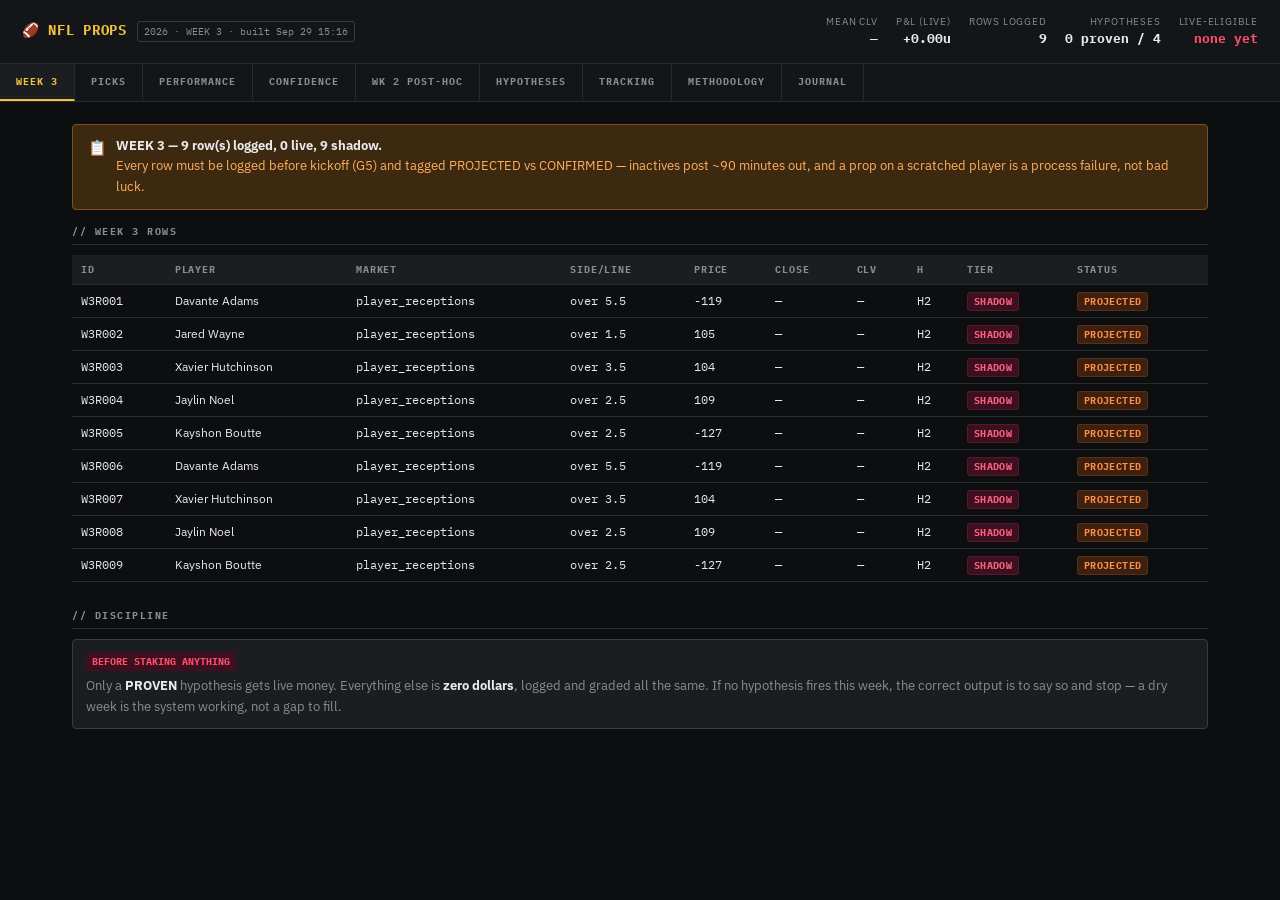
<file: dashboards/nfl/nfl_2026_wk03.html>
<!DOCTYPE html>
<html lang="en">
<head>
<meta charset="UTF-8">
<meta name="viewport" content="width=device-width, initial-scale=1.0">
<title>NFL Props — 2026 Week 3</title>
<style>
@import url('https://fonts.googleapis.com/css2?family=IBM+Plex+Mono:wght@400;500;600;700&family=IBM+Plex+Sans:wght@300;400;500;600&display=swap');
:root{--bg:#0d0e10;--surface:#141518;--surface2:#1c1d21;--border:#2a2b30;--border2:#3a3b42;--text:#e8e9ec;--muted:#8a8b94;--accent:#f0c040;--green:#3ddc84;--red:#ff4d6d;--blue:#4da6ff;--orange:#ff8c42;--purple:#b57bee;--teal:#2dd4bf;--gold:#ffd700;}
*{box-sizing:border-box;margin:0;padding:0;}
body{background:var(--bg);color:var(--text);font-family:'IBM Plex Sans',sans-serif;font-size:14px;line-height:1.5;}
.header{background:var(--surface);border-bottom:1px solid var(--border);padding:14px 22px;display:flex;align-items:center;justify-content:space-between;flex-wrap:wrap;gap:8px;}
.htitle{font-family:'IBM Plex Mono',monospace;font-size:14px;font-weight:700;color:var(--accent);letter-spacing:.05em;}
.hver{font-family:'IBM Plex Mono',monospace;font-size:10px;color:var(--muted);border:1px solid var(--border2);padding:2px 6px;border-radius:3px;}
.hstats{display:flex;gap:18px;flex-wrap:wrap;}
.hs{text-align:right;}
.hs-l{font-size:10px;color:var(--muted);text-transform:uppercase;letter-spacing:.08em;}
.hs-v{font-family:'IBM Plex Mono',monospace;font-size:13px;font-weight:700;}
.pos{color:var(--green);}.neg{color:var(--red);}.neu{color:var(--text);}
.tabs{background:var(--surface);border-bottom:1px solid var(--border);display:flex;overflow-x:auto;scrollbar-width:none;}
.tabs::-webkit-scrollbar{display:none;}
.tab{padding:11px 16px;font-family:'IBM Plex Mono',monospace;font-size:10px;font-weight:700;letter-spacing:.1em;text-transform:uppercase;color:var(--muted);cursor:pointer;border-bottom:2px solid transparent;white-space:nowrap;border-right:1px solid var(--border);background:none;border-top:none;border-left:none;transition:all .15s;}
.tab:hover{color:var(--text);background:var(--surface2);}
.tab.active{color:var(--accent);border-bottom-color:var(--accent);background:var(--surface2);}
.nb{display:inline-block;background:var(--red);color:#fff;font-size:8px;padding:1px 4px;border-radius:2px;margin-left:4px;vertical-align:middle;}
.nb.g{background:var(--green);}.nb.gold{background:var(--gold);color:#000;}
.tc{display:none;padding:22px;max-width:1180px;margin:0 auto;}
.tc.active{display:block;}
.sec{margin-bottom:26px;}
.sec-t{font-family:'IBM Plex Mono',monospace;font-size:10px;font-weight:700;letter-spacing:.15em;text-transform:uppercase;color:var(--muted);margin-bottom:10px;padding-bottom:5px;border-bottom:1px solid var(--border);}
.scards{display:grid;grid-template-columns:repeat(auto-fill,minmax(155px,1fr));gap:10px;margin-bottom:20px;}
.sc{background:var(--surface);border:1px solid var(--border);border-radius:4px;padding:11px 13px;}
.sc.gold-card{border:2px solid var(--gold);background:linear-gradient(to bottom,#2a2010,#141518);}
.sc.red-card{border:2px solid var(--red);background:linear-gradient(to bottom,#2a1010,#141518);}
.sc-l{font-size:10px;color:var(--muted);text-transform:uppercase;letter-spacing:.08em;margin-bottom:3px;}
.sc-v{font-family:'IBM Plex Mono',monospace;font-size:19px;font-weight:700;}
.sc-s{font-size:11px;color:var(--muted);margin-top:2px;}
.pc{background:var(--surface);border:1px solid var(--border);border-radius:4px;border-left:4px solid var(--green);padding:14px 18px;margin-bottom:13px;}
.pc.skip{border-left-color:var(--border2);opacity:.7;}
.pc.shadow{border-left-color:var(--purple);}
.pc.loss{border-left-color:var(--red);}
.pc.win{border-left-color:var(--green);}
.pc.info{border-left-color:var(--blue);}
.pc.warn{border-left-color:var(--orange);}
.pc.under{border-left-color:var(--teal);}
.pc.live{border-left-color:var(--green);border-left-width:6px;background:linear-gradient(to right,#0d2a1a 0%,var(--surface) 8%);}
.ph{display:flex;align-items:center;justify-content:space-between;flex-wrap:wrap;gap:7px;margin-bottom:7px;}
.pm{font-family:'IBM Plex Mono',monospace;font-size:13px;font-weight:700;}
.pmeta{display:flex;gap:6px;flex-wrap:wrap;}
.badge{font-family:'IBM Plex Mono',monospace;font-size:10px;font-weight:700;padding:2px 6px;border-radius:3px;letter-spacing:.04em;}
.bgold{background:#3d3210;color:var(--gold);border:1px solid var(--gold);}
.bf{background:#1a3d2a;color:var(--green);border:1px solid #2a5a3a;}
.bq{background:#1a2d3d;color:var(--blue);border:1px solid #1a3d5a;}
.bbl{background:#3d3210;color:var(--accent);border:1px solid #5a4a10;}
.bvu{background:#3d1020;color:var(--red);border:1px solid #5a1530;}
.bly{background:#3d2010;color:var(--orange);border:1px solid #5a3015;}
.bsk{background:#1a1b20;color:var(--muted);border:1px solid var(--border);}
.bsh{background:#2a1a3d;color:var(--purple);border:1px solid #5a3a7a;}
.btl{background:#0d2d2a;color:var(--teal);border:1px solid #1a5a52;}
.bc2{background:#1a2d3d;color:var(--blue);border:1px solid #1a3d5a;}
.bc3{background:#3d3210;color:var(--accent);border:1px solid #5a4a10;}
.bwi{background:#1a3d2a;color:var(--green);}
.blo{background:#3d1020;color:var(--red);}
.bpu{background:#3d3210;color:var(--accent);border:1px solid #5a4a10;}
.bnw{background:#0d3a1a;color:#5adc84;border:1px solid #2a7a40;}
.bdr{background:#5a1020;color:#ff8080;border:1px solid #7a2030;}
.bcw{background:#0d3a1a;color:#5adc84;border:1px solid #2a7a40;}
.bgw{background:#3d2810;color:var(--orange);border:1px solid #7a5020;}
.btls{background:#1a2d3d;color:var(--blue);border:1px solid #1a3d5a;}
.bfl{background:#1a1b20;color:var(--muted);border:1px solid var(--border2);}
.bsu{background:#1a1b20;color:var(--muted);border:1px solid var(--border2);}
.bsd{background:#1a2d3d;color:var(--blue);border:1px solid #1a3d5a;}
.bsc{background:#3d2810;color:var(--orange);border:1px solid #7a5020;}
.bsh2{background:#0d3a1a;color:#5adc84;border:1px solid #2a7a40;}
.bsr{background:#3d1020;color:#ff6080;border:1px solid #5a1530;}
.pb{font-size:13px;color:var(--muted);line-height:1.6;}
.pb strong{color:var(--text);}
.gt{color:var(--green);}.rt{color:var(--red);}.ot{color:var(--orange);}.pt{color:var(--purple);}.tl{color:var(--teal);}
.tbl{width:100%;border-collapse:collapse;font-size:12px;margin-bottom:14px;}
.tbl th{background:var(--surface2);color:var(--muted);font-family:'IBM Plex Mono',monospace;font-size:10px;letter-spacing:.08em;text-transform:uppercase;padding:7px 9px;text-align:left;border-bottom:1px solid var(--border);}
.tbl td{padding:7px 9px;border-bottom:1px solid var(--border);vertical-align:middle;}
.tbl tr:hover td{background:var(--surface2);}
.mono{font-family:'IBM Plex Mono',monospace;}
.rb{background:var(--surface);border:1px solid var(--border);border-radius:4px;padding:12px 15px;margin-bottom:10px;}
.rb.nr{border-color:var(--red);}.rb.new{border-color:var(--green);}.rb.lockd{border-color:var(--green);background:linear-gradient(to right,#0d2a1a 0%,var(--surface) 5%);}
.rb.under{border-color:var(--teal);background:linear-gradient(to right,#0d2422,var(--surface));}
.rid{font-family:'IBM Plex Mono',monospace;font-size:11px;font-weight:700;color:var(--accent);margin-bottom:3px;}
.rid.nr{color:var(--red);}.rid.new{color:var(--green);}.rid.under{color:var(--teal);}
.rdesc{font-size:13px;color:var(--text);line-height:1.5;}
.al{border-radius:4px;padding:11px 15px;margin-bottom:14px;font-size:13px;display:flex;align-items:flex-start;gap:9px;}
.al.res{background:#0d2a1a;border:1px solid #1a5a30;}
.al.act{background:#3d1010;border:1px solid #7a2020;}
.al.inf{background:#1a1d3a;border:1px solid #2a3060;}
.al.warn{background:#3d2810;border:1px solid #7a5020;}
.al.under{background:#0d2422;border:1px solid #1a5a52;}
.al-ic{font-size:15px;flex-shrink:0;margin-top:1px;}
.al-tx{line-height:1.6;}.al-tx strong{color:var(--text);}
.res .al-tx{color:#5adc84;}.act .al-tx{color:#ff8080;}.inf .al-tx{color:#9090ff;}.warn .al-tx{color:#ffb060;}.under .al-tx{color:#4dd4c0;}
.ins{background:var(--surface2);border:1px solid var(--border2);border-radius:4px;padding:11px 13px;margin-bottom:9px;font-size:13px;}
.ins-tag{display:inline-block;font-family:'IBM Plex Mono',monospace;font-size:10px;font-weight:700;background:#3d3210;color:var(--accent);padding:2px 6px;border-radius:2px;margin-bottom:5px;}
.ins-tag.g{background:#1a3d2a;color:var(--green);}.ins-tag.r{background:#3d1020;color:var(--red);}.ins-tag.tl{background:#0d2d2a;color:var(--teal);}.ins-tag.b{background:#1a2d3d;color:var(--blue);}
.ins p{color:var(--muted);line-height:1.6;}.ins p strong{color:var(--text);}
.f5box{background:var(--surface2);border:1px solid var(--border2);border-radius:4px;padding:10px 12px;margin:9px 0;font-family:'IBM Plex Mono',monospace;font-size:12px;}
.f5box table{width:100%;}.f5box td{padding:3px 7px;}
.f5box .hdr td{color:var(--muted);font-size:10px;letter-spacing:.06em;text-transform:uppercase;border-bottom:1px solid var(--border);padding-bottom:5px;}
.f5box .f5tot td{font-weight:700;color:var(--accent);border-top:1px solid var(--border);padding-top:5px;}
.r15box{background:#0d2a1a;border:1px solid #2a7a40;border-radius:4px;padding:10px 13px;margin:8px 0;font-size:12px;}
.r15box strong{color:var(--green);font-family:'IBM Plex Mono',monospace;}
.jumprow{display:flex;gap:8px;flex-wrap:wrap;margin-bottom:20px;padding:10px 12px;background:var(--surface2);border:1px solid var(--border2);border-radius:6px;position:sticky;top:0;z-index:5;}
.jumplink{font-family:'IBM Plex Mono',monospace;font-size:11px;font-weight:700;letter-spacing:.04em;color:var(--accent);background:var(--surface);border:1px solid var(--border2);border-radius:4px;padding:6px 12px;cursor:pointer;text-decoration:none;transition:all .15s;}
.jumplink:hover{background:var(--accent);color:#000;border-color:var(--accent);}
.mergehead{display:flex;align-items:center;gap:12px;margin:8px 0 18px;padding:14px 16px;background:linear-gradient(to right,var(--surface2),var(--surface));border:1px solid var(--border2);border-left:5px solid var(--accent);border-radius:6px;scroll-margin-top:70px;}
.mergehead .mh-ic{font-size:22px;}
.mergehead .mh-t{font-family:'IBM Plex Mono',monospace;font-size:16px;font-weight:700;color:var(--text);letter-spacing:.04em;}
.mergehead .mh-s{font-size:12px;color:var(--muted);margin-top:2px;}
.mergediv{border:none;border-top:2px dashed var(--border2);margin:32px 0;}
@media(max-width:700px){.scards{grid-template-columns:repeat(2,1fr);}.header{flex-direction:column;}.hstats{gap:10px;}.hs{text-align:left;}}

/* --- form controls -------------------------------------------------------
   Added for the live console. Uses the existing tokens only — restyling the
   :root block still restyles these. */
.frm{background:var(--surface);border:1px solid var(--border);border-radius:4px;padding:14px 16px;margin-bottom:14px;}
.frm-t{font-family:'IBM Plex Mono',monospace;font-size:10px;font-weight:700;letter-spacing:.1em;text-transform:uppercase;color:var(--accent);margin-bottom:11px;}
.fgrid{display:grid;grid-template-columns:repeat(auto-fit,minmax(148px,1fr));gap:11px;}
.fld{display:block;}
.fld-l{display:block;font-size:10px;color:var(--muted);text-transform:uppercase;letter-spacing:.07em;margin-bottom:4px;}
.inp,select.inp,textarea.inp{width:100%;background:var(--bg);border:1px solid var(--border2);color:var(--text);padding:6px 9px;font-size:12px;border-radius:3px;font-family:'IBM Plex Mono',monospace;}
.inp:focus{outline:2px solid var(--accent);outline-offset:-1px;}
textarea.inp{min-height:52px;resize:vertical;line-height:1.5;}
.btn{background:var(--surface2);border:1px solid var(--border2);color:var(--text);font-family:'IBM Plex Mono',monospace;font-size:11px;font-weight:700;letter-spacing:.06em;text-transform:uppercase;padding:7px 15px;border-radius:3px;cursor:pointer;transition:all .15s;}
.btn:hover{border-color:var(--accent);color:var(--accent);}
.btn:focus-visible{outline:2px solid var(--accent);outline-offset:1px;}
.btn.go{background:#3d3210;border-color:#5a4a10;color:var(--accent);}
.btn.go:hover{background:var(--accent);color:#000;}
.irow{display:flex;gap:6px;align-items:center;flex-wrap:wrap;}
.irow .inp{width:84px;}
.flash{border-radius:4px;padding:10px 14px;margin-bottom:16px;font-size:13px;border:1px solid;}
.flash.ok{background:#0d2a1a;border-color:#1a5a30;color:#5adc84;}
.flash.err{background:#3d1010;border-color:#7a2020;color:#ff8080;}
.tklink{color:var(--accent);text-decoration:none;font-family:'IBM Plex Mono',monospace;font-size:11px;font-weight:700;}
.tklink:hover{text-decoration:underline;}
.gatebar{height:4px;background:var(--surface2);border-radius:2px;overflow:hidden;margin-top:4px;}
.gatebar span{display:block;height:100%;background:var(--accent);}

.wkpick{display:inline-block;margin-left:4px;}
select.inp.wk{width:auto;padding:3px 8px;font-size:10px;font-weight:700;letter-spacing:.08em;text-transform:uppercase;color:var(--accent);border-color:var(--border2);background:var(--surface2);cursor:pointer;}
select.inp.wk:hover{border-color:var(--accent);}

</style>
</head>
<body>
<div class="header"><div style="display:flex;align-items:baseline;gap:10px"><span class="htitle">🏈 NFL PROPS</span><span class="hver">2026 · WEEK 3 · built Sep 29 15:16</span></div><div class="hstats"><div class="hs"><div class="hs-l">Mean CLV</div><div class="hs-v neu">—</div></div><div class="hs"><div class="hs-l">P&amp;L (live)</div><div class="hs-v neu">+0.00u</div></div><div class="hs"><div class="hs-l">Rows logged</div><div class="hs-v neu">9</div></div><div class="hs"><div class="hs-l">Hypotheses</div><div class="hs-v neu">0 proven / 4</div></div><div class="hs"><div class="hs-l">Live-eligible</div><div class="hs-v neg">none yet</div></div></div></div><div class="tabs"><button class="tab active" onclick="showTab('week',this)">WEEK 3</button><button class="tab" onclick="showTab('candidates',this)">PICKS</button><button class="tab" onclick="showTab('performance',this)">PERFORMANCE</button><button class="tab" onclick="showTab('confidence',this)">CONFIDENCE</button><button class="tab" onclick="showTab('posthoc',this)">WK 2 POST-HOC</button><button class="tab" onclick="showTab('hypotheses',this)">HYPOTHESES</button><button class="tab" onclick="showTab('tracking',this)">TRACKING</button><button class="tab" onclick="showTab('methodology',this)">METHODOLOGY</button><button class="tab" onclick="showTab('journal',this)">JOURNAL</button></div><div id="tab-week" class="tc active"><div class="al warn"><div class="al-ic">📋</div><div class="al-tx"><strong>WEEK 3 — 9 row(s) logged, 0 live, 9 shadow.</strong><br>Every row must be logged before kickoff (G5) and tagged PROJECTED vs CONFIRMED — inactives post ~90 minutes out, and a prop on a scratched player is a process failure, not bad luck.</div></div><div class="sec"><div class="sec-t">// Week 3 rows</div><table class="tbl"><thead><tr><th>ID</th><th>Player</th><th>Market</th><th>Side/Line</th><th>Price</th><th>Close</th><th>CLV</th><th>H</th><th>Tier</th><th>Status</th></tr></thead><tbody><tr><td><span class="mono">W3R001</span></td><td>Davante Adams</td><td><span class="mono">player_receptions</span></td><td><span class="mono">over 5.5</span></td><td><span class="mono">-119</span></td><td><span class="mono">—</span></td><td><span class="mono">—</span></td><td><span class="mono">H2</span></td><td><span class="badge bsr">SHADOW</span></td><td><span class="badge bly">PROJECTED</span></td></tr><tr><td><span class="mono">W3R002</span></td><td>Jared Wayne</td><td><span class="mono">player_receptions</span></td><td><span class="mono">over 1.5</span></td><td><span class="mono">105</span></td><td><span class="mono">—</span></td><td><span class="mono">—</span></td><td><span class="mono">H2</span></td><td><span class="badge bsr">SHADOW</span></td><td><span class="badge bly">PROJECTED</span></td></tr><tr><td><span class="mono">W3R003</span></td><td>Xavier Hutchinson</td><td><span class="mono">player_receptions</span></td><td><span class="mono">over 3.5</span></td><td><span class="mono">104</span></td><td><span class="mono">—</span></td><td><span class="mono">—</span></td><td><span class="mono">H2</span></td><td><span class="badge bsr">SHADOW</span></td><td><span class="badge bly">PROJECTED</span></td></tr><tr><td><span class="mono">W3R004</span></td><td>Jaylin Noel</td><td><span class="mono">player_receptions</span></td><td><span class="mono">over 2.5</span></td><td><span class="mono">109</span></td><td><span class="mono">—</span></td><td><span class="mono">—</span></td><td><span class="mono">H2</span></td><td><span class="badge bsr">SHADOW</span></td><td><span class="badge bly">PROJECTED</span></td></tr><tr><td><span class="mono">W3R005</span></td><td>Kayshon Boutte</td><td><span class="mono">player_receptions</span></td><td><span class="mono">over 2.5</span></td><td><span class="mono">-127</span></td><td><span class="mono">—</span></td><td><span class="mono">—</span></td><td><span class="mono">H2</span></td><td><span class="badge bsr">SHADOW</span></td><td><span class="badge bly">PROJECTED</span></td></tr><tr><td><span class="mono">W3R006</span></td><td>Davante Adams</td><td><span class="mono">player_receptions</span></td><td><span class="mono">over 5.5</span></td><td><span class="mono">-119</span></td><td><span class="mono">—</span></td><td><span class="mono">—</span></td><td><span class="mono">H2</span></td><td><span class="badge bsr">SHADOW</span></td><td><span class="badge bly">PROJECTED</span></td></tr><tr><td><span class="mono">W3R007</span></td><td>Xavier Hutchinson</td><td><span class="mono">player_receptions</span></td><td><span class="mono">over 3.5</span></td><td><span class="mono">104</span></td><td><span class="mono">—</span></td><td><span class="mono">—</span></td><td><span class="mono">H2</span></td><td><span class="badge bsr">SHADOW</span></td><td><span class="badge bly">PROJECTED</span></td></tr><tr><td><span class="mono">W3R008</span></td><td>Jaylin Noel</td><td><span class="mono">player_receptions</span></td><td><span class="mono">over 2.5</span></td><td><span class="mono">109</span></td><td><span class="mono">—</span></td><td><span class="mono">—</span></td><td><span class="mono">H2</span></td><td><span class="badge bsr">SHADOW</span></td><td><span class="badge bly">PROJECTED</span></td></tr><tr><td><span class="mono">W3R009</span></td><td>Kayshon Boutte</td><td><span class="mono">player_receptions</span></td><td><span class="mono">over 2.5</span></td><td><span class="mono">-127</span></td><td><span class="mono">—</span></td><td><span class="mono">—</span></td><td><span class="mono">H2</span></td><td><span class="badge bsr">SHADOW</span></td><td><span class="badge bly">PROJECTED</span></td></tr></tbody></table></div><div class="sec"><div class="sec-t">// Discipline</div><div class="ins"><span class="ins-tag r">BEFORE STAKING ANYTHING</span><p>Only a <strong>PROVEN</strong> hypothesis gets live money. Everything else is <strong>zero dollars</strong>, logged and graded all the same. If no hypothesis fires this week, the correct output is to say so and stop — a dry week is the system working, not a gap to fill.</p></div></div></div><div id="tab-candidates" class="tc"><div class="scards"><div class="sc"><div class="sc-l">Board lines</div><div class="sc-v neu">3,727</div><div class="sc-s">captured this week</div></div><div class="sc"><div class="sc-l">Players w/ usage</div><div class="sc-v neu">363</div><div class="sc-s">current season</div></div><div class="sc"><div class="sc-l">Candidates</div><div class="sc-v neu">8</div><div class="sc-s">proposals, zero staked</div></div><div class="sc"><div class="sc-l">Unevaluable</div><div class="sc-v neg">1</div><div class="sc-s">hypotheses blocked</div></div></div><div class="al under"><div class="al-ic">⚖</div><div class="al-tx"><strong>Nothing on this tab is a bet.</strong><br>Candidates are proposals produced by a rule. Logging one is a decision only you make, and it still opens at zero stake unless the hypothesis is PROVEN.</div></div><div class="sec"><div class="sec-t">// Recommendations</div><div class="pc live"><div class="ph"><span class="pm">Davante Adams (LA) — player_receptions over 5.5</span><div class="pmeta"><span class="badge bcw">EV +3.69%</span><span class="badge bgold">H2</span><span class="badge bsr">SHADOW · 0u</span></div></div><div class="pb"><p class="mut">Los Angeles Rams @ Denver Broncos</p><p>Consensus fair across 3 books is 52.84%. Best price -119 at draftkings needs 54.34%. Of the 3.69% expected value, -2.75% comes from shopping that price and 6.44% from the 3.5 points the hypothesis claims — only the second is evidence for H2.</p><table class="tbl"><thead><tr><th>Market fair</th><th>Claimed edge</th><th>Model</th><th>Best price</th><th>Breakeven</th><th>EV</th></tr></thead><tbody><tr><td><span class="mono">52.84%</span></td><td><span class="mono">+3.5</span></td><td><span class="mono gt">56.34%</span></td><td><span class="mono">-119 <span class="mut">draftkings</span></span></td><td><span class="mono">54.34%</span></td><td><span class="mono gt">+3.69%</span></td></tr></tbody></table></div></div><div class="pc live"><div class="ph"><span class="pm">Jared Wayne (HOU) — player_receptions over 1.5</span><div class="pmeta"><span class="badge bcw">EV +3.20%</span><span class="badge bgold">H2</span><span class="badge bsr">SHADOW · 0u</span></div></div><div class="pb"><p class="mut">Houston Texans @ Indianapolis Colts</p><p>Consensus fair across 3 books is 46.84%. Best price +105 at betmgm needs 48.78%. Of the 3.2% expected value, -3.98% comes from shopping that price and 7.17% from the 3.5 points the hypothesis claims — only the second is evidence for H2.</p><table class="tbl"><thead><tr><th>Market fair</th><th>Claimed edge</th><th>Model</th><th>Best price</th><th>Breakeven</th><th>EV</th></tr></thead><tbody><tr><td><span class="mono">46.84%</span></td><td><span class="mono">+3.5</span></td><td><span class="mono gt">50.34%</span></td><td><span class="mono">+105 <span class="mut">betmgm</span></span></td><td><span class="mono">48.78%</span></td><td><span class="mono gt">+3.20%</span></td></tr></tbody></table></div></div><div class="pc live"><div class="ph"><span class="pm">Xavier Hutchinson (HOU) — player_receptions over 3.5</span><div class="pmeta"><span class="badge bcw">EV +2.65%</span><span class="badge bgold">H2</span><span class="badge bsr">SHADOW · 0u</span></div></div><div class="pb"><p class="mut">Houston Texans @ Indianapolis Colts</p><p>Consensus fair across 3 books is 46.82%. Best price +104 at draftkings needs 49.02%. Of the 2.65% expected value, -4.49% comes from shopping that price and 7.14% from the 3.5 points the hypothesis claims — only the second is evidence for H2.</p><table class="tbl"><thead><tr><th>Market fair</th><th>Claimed edge</th><th>Model</th><th>Best price</th><th>Breakeven</th><th>EV</th></tr></thead><tbody><tr><td><span class="mono">46.82%</span></td><td><span class="mono">+3.5</span></td><td><span class="mono gt">50.32%</span></td><td><span class="mono">+104 <span class="mut">draftkings</span></span></td><td><span class="mono">49.02%</span></td><td><span class="mono gt">+2.65%</span></td></tr></tbody></table></div></div><div class="pc live"><div class="ph"><span class="pm">Jaylin Noel (HOU) — player_receptions over 2.5</span><div class="pmeta"><span class="badge bcw">EV +2.13%</span><span class="badge bgold">H2</span><span class="badge bsr">SHADOW · 0u</span></div></div><div class="pb"><p class="mut">Houston Texans @ Indianapolis Colts</p><p>Consensus fair across 3 books is 45.37%. Best price +109 at draftkings needs 47.85%. Of the 2.13% expected value, -5.19% comes from shopping that price and 7.31% from the 3.5 points the hypothesis claims — only the second is evidence for H2.</p><table class="tbl"><thead><tr><th>Market fair</th><th>Claimed edge</th><th>Model</th><th>Best price</th><th>Breakeven</th><th>EV</th></tr></thead><tbody><tr><td><span class="mono">45.37%</span></td><td><span class="mono">+3.5</span></td><td><span class="mono gt">48.87%</span></td><td><span class="mono">+109 <span class="mut">draftkings</span></span></td><td><span class="mono">47.85%</span></td><td><span class="mono gt">+2.13%</span></td></tr></tbody></table></div></div><div class="pc live"><div class="ph"><span class="pm">Kayshon Boutte (HOU) — player_receptions over 2.5</span><div class="pmeta"><span class="badge bcw">EV +1.60%</span><span class="badge bgold">H2</span><span class="badge bsr">SHADOW · 0u</span></div></div><div class="pb"><p class="mut">Houston Texans @ Indianapolis Colts</p><p>Consensus fair across 3 books is 53.34%. Best price -127 at draftkings needs 55.95%. Of the 1.6% expected value, -4.65% comes from shopping that price and 6.26% from the 3.5 points the hypothesis claims — only the second is evidence for H2.</p><table class="tbl"><thead><tr><th>Market fair</th><th>Claimed edge</th><th>Model</th><th>Best price</th><th>Breakeven</th><th>EV</th></tr></thead><tbody><tr><td><span class="mono">53.34%</span></td><td><span class="mono">+3.5</span></td><td><span class="mono gt">56.84%</span></td><td><span class="mono">-127 <span class="mut">draftkings</span></span></td><td><span class="mono">55.95%</span></td><td><span class="mono gt">+1.60%</span></td></tr></tbody></table></div></div></div><div class="sec"><div class="sec-t">// Real reads, wrong price</div><div class="ins"><span class="ins-tag r">TOO THIN IS A RESULT</span><p>These fired a trigger and still should not be bet: even granting the full edge the hypothesis claims, the price does not clear. Prop vig is the reason most true reads are unprofitable, and a system that cannot say so will talk you into the wrong price every week.</p></div><table class="tbl"><thead><tr><th>Player</th><th>Market</th><th>Model</th><th>Breakeven</th><th>Vig</th></tr></thead><tbody><tr><td><span class="mono">Terrance Ferguson</span></td><td><span class="mono mut">player_receptions over 4.5</span></td><td><span class="mono">44.72%</span></td><td><span class="mono">43.67%</span></td><td><span class="mono">5.93%</span></td></tr><tr><td><span class="mono">Dalton Schultz</span></td><td><span class="mono mut">player_receptions over 5.5</span></td><td><span class="mono">47.65%</span></td><td><span class="mono">47.17%</span></td><td><span class="mono">6.85%</span></td></tr><tr><td><span class="mono">Woody Marks</span></td><td><span class="mono mut">player_receptions over 1.5</span></td><td><span class="mono">60.47%</span></td><td><span class="mono">60.47%</span></td><td><span class="mono">6.78%</span></td></tr></tbody></table></div><div class="sec"><div class="sec-t">// Parlays</div><div class="pc live"><div class="ph"><span class="pm">Davante Adams + Jared Wayne</span><div class="pmeta"><span class="badge bc2">2 LEG</span><span class="badge bgold">+277</span><span class="badge bcw">EV +7.00%</span></div></div><div class="pb"><p>Your price <span class="mono">+277</span> against a fair <span class="mono">+253</span>. Compounded vig costs <strong>13.62%</strong> of the edge — each added leg pays the house again.</p><table class="tbl"><thead><tr><th>H</th><th>Player</th><th>Market</th><th>Price</th><th>Fair</th><th>Model</th></tr></thead><tbody><tr><td><span class="mono">H2</span></td><td>Davante Adams</td><td><span class="mono mut">player_receptions over 5.5</span></td><td><span class="mono">-119 <span class="mut">draftkings</span></span></td><td><span class="mono">52.84%</span></td><td><span class="mono gt">56.34%</span></td></tr><tr><td><span class="mono">H2</span></td><td>Jared Wayne</td><td><span class="mono mut">player_receptions over 1.5</span></td><td><span class="mono">+105 <span class="mut">betmgm</span></span></td><td><span class="mono">46.84%</span></td><td><span class="mono gt">50.34%</span></td></tr></tbody></table></div></div><div class="pc live"><div class="ph"><span class="pm">Davante Adams + Xavier Hutchinson</span><div class="pmeta"><span class="badge bc2">2 LEG</span><span class="badge bgold">+275</span><span class="badge bcw">EV +6.44%</span></div></div><div class="pb"><p>Your price <span class="mono">+275</span> against a fair <span class="mono">+253</span>. Compounded vig costs <strong>13.56%</strong> of the edge — each added leg pays the house again.</p><table class="tbl"><thead><tr><th>H</th><th>Player</th><th>Market</th><th>Price</th><th>Fair</th><th>Model</th></tr></thead><tbody><tr><td><span class="mono">H2</span></td><td>Davante Adams</td><td><span class="mono mut">player_receptions over 5.5</span></td><td><span class="mono">-119 <span class="mut">draftkings</span></span></td><td><span class="mono">52.84%</span></td><td><span class="mono gt">56.34%</span></td></tr><tr><td><span class="mono">H2</span></td><td>Xavier Hutchinson</td><td><span class="mono mut">player_receptions over 3.5</span></td><td><span class="mono">+104 <span class="mut">draftkings</span></span></td><td><span class="mono">46.82%</span></td><td><span class="mono gt">50.32%</span></td></tr></tbody></table></div></div><div class="pc live"><div class="ph"><span class="pm">Davante Adams + Jaylin Noel</span><div class="pmeta"><span class="badge bc2">2 LEG</span><span class="badge bgold">+285</span><span class="badge bcw">EV +5.90%</span></div></div><div class="pb"><p>Your price <span class="mono">+285</span> against a fair <span class="mono">+263</span>. Compounded vig costs <strong>13.69%</strong> of the edge — each added leg pays the house again.</p><table class="tbl"><thead><tr><th>H</th><th>Player</th><th>Market</th><th>Price</th><th>Fair</th><th>Model</th></tr></thead><tbody><tr><td><span class="mono">H2</span></td><td>Davante Adams</td><td><span class="mono mut">player_receptions over 5.5</span></td><td><span class="mono">-119 <span class="mut">draftkings</span></span></td><td><span class="mono">52.84%</span></td><td><span class="mono gt">56.34%</span></td></tr><tr><td><span class="mono">H2</span></td><td>Jaylin Noel</td><td><span class="mono mut">player_receptions over 2.5</span></td><td><span class="mono">+109 <span class="mut">draftkings</span></span></td><td><span class="mono">45.37%</span></td><td><span class="mono gt">48.87%</span></td></tr></tbody></table></div></div><div class="pc live"><div class="ph"><span class="pm">Davante Adams + Kayshon Boutte</span><div class="pmeta"><span class="badge bc2">2 LEG</span><span class="badge bgold">+229</span><span class="badge bcw">EV +5.34%</span></div></div><div class="pb"><p>Your price <span class="mono">+229</span> against a fair <span class="mono">+212</span>. Compounded vig costs <strong>12.63%</strong> of the edge — each added leg pays the house again.</p><table class="tbl"><thead><tr><th>H</th><th>Player</th><th>Market</th><th>Price</th><th>Fair</th><th>Model</th></tr></thead><tbody><tr><td><span class="mono">H2</span></td><td>Davante Adams</td><td><span class="mono mut">player_receptions over 5.5</span></td><td><span class="mono">-119 <span class="mut">draftkings</span></span></td><td><span class="mono">52.84%</span></td><td><span class="mono gt">56.34%</span></td></tr><tr><td><span class="mono">H2</span></td><td>Kayshon Boutte</td><td><span class="mono mut">player_receptions over 2.5</span></td><td><span class="mono">-127 <span class="mut">draftkings</span></span></td><td><span class="mono">53.34%</span></td><td><span class="mono gt">56.84%</span></td></tr></tbody></table></div></div></div><div class="sec"><div class="sec-t">// Reading these</div><div class="ins"><span class="ins-tag tl">WHY PARLAYS HAVE THEIR OWN LEDGER</span><p>A slip's result is recorded in slips.csv and never credits or debits a hypothesis. A hypothesis cannot be judged on another leg's luck — a correct read that loses because an unrelated leg failed would poison the evidence it was collected for.</p></div></div><div class="sec"><div class="sec-t">// By hypothesis — what the scanner tested</div><div class="pc loss"><div class="ph"><span class="pm">H1 — Route-participation lag</span><div class="pmeta"><span class="badge bvu">UNEVALUABLE</span><span class="badge bsr">SHADOW</span></div></div><div class="pb"><p><strong>Notes</strong></p><ul><li>trigger names &#x27;route participation&#x27; — routes run is not in any free nflverse feed</li><li>trigger names &#x27;targets per route run&#x27; — needs routes run</li></ul></div></div><div class="pc live"><div class="ph"><span class="pm">H2 — Second-order target absorption</span><div class="pmeta"><span class="badge bcw">FIRED</span><span class="badge bsr">SHADOW</span></div></div><div class="pb"><table class="tbl"><thead><tr><th>Player</th><th>Tm</th><th>Game</th><th>Market</th><th>Best price</th><th>Vacated by</th><th>Own share</th></tr></thead><tbody><tr><td><span class="mono">Davante Adams</span></td><td><span class="mono mut">LA</span></td><td>Los Angeles Rams @ Denver Broncos</td><td><span class="mono">player_receptions over 5.5</span></td><td><span class="mono">-119 <span class="mut">draftkings</span></span></td><td><span class="mono">Puka Nacua 33% Doubtful</span></td><td><span class="mono">33%</span></td></tr><tr><td><span class="mono">Terrance Ferguson</span></td><td><span class="mono mut">LA</span></td><td>Los Angeles Rams @ Denver Broncos</td><td><span class="mono">player_receptions over 4.5</span></td><td><span class="mono">+129 <span class="mut">draftkings</span></span></td><td><span class="mono">Puka Nacua 33% Doubtful</span></td><td><span class="mono">30%</span></td></tr><tr><td><span class="mono">Dalton Schultz</span></td><td><span class="mono mut">HOU</span></td><td>Houston Texans @ Indianapolis Colts</td><td><span class="mono">player_receptions over 5.5</span></td><td><span class="mono">+112 <span class="mut">fanduel</span></span></td><td><span class="mono">Nico Collins 27% Out</span></td><td><span class="mono">28%</span></td></tr><tr><td><span class="mono">Jaylin Noel</span></td><td><span class="mono mut">HOU</span></td><td>Houston Texans @ Indianapolis Colts</td><td><span class="mono">player_receptions over 2.5</span></td><td><span class="mono">+109 <span class="mut">draftkings</span></span></td><td><span class="mono">Nico Collins 27% Out</span></td><td><span class="mono">10%</span></td></tr><tr><td><span class="mono">Jared Wayne</span></td><td><span class="mono mut">HOU</span></td><td>Houston Texans @ Indianapolis Colts</td><td><span class="mono">player_receptions over 1.5</span></td><td><span class="mono">+105 <span class="mut">betmgm</span></span></td><td><span class="mono">Nico Collins 27% Out</span></td><td><span class="mono">14%</span></td></tr><tr><td><span class="mono">Kayshon Boutte</span></td><td><span class="mono mut">HOU</span></td><td>Houston Texans @ Indianapolis Colts</td><td><span class="mono">player_receptions over 2.5</span></td><td><span class="mono">-127 <span class="mut">draftkings</span></span></td><td><span class="mono">Nico Collins 27% Out</span></td><td><span class="mono">10%</span></td></tr><tr><td><span class="mono">Woody Marks</span></td><td><span class="mono mut">HOU</span></td><td>Houston Texans @ Indianapolis Colts</td><td><span class="mono">player_receptions over 1.5</span></td><td><span class="mono">-153 <span class="mut">draftkings</span></span></td><td><span class="mono">Nico Collins 27% Out</span></td><td><span class="mono">12%</span></td></tr><tr><td><span class="mono">Xavier Hutchinson</span></td><td><span class="mono mut">HOU</span></td><td>Houston Texans @ Indianapolis Colts</td><td><span class="mono">player_receptions over 3.5</span></td><td><span class="mono">+104 <span class="mut">draftkings</span></span></td><td><span class="mono">Nico Collins 27% Out</span></td><td><span class="mono">18%</span></td></tr></tbody></table><p><strong>Notes</strong></p><ul><li>2 vacancy(ies): Puka Nacua (LA, 33%, Doubtful), Nico Collins (HOU, 27%, Out)</li><li>Partial: alignment overlap still needs route data, so which teammate inherits the tree is unverified. These are the right shortlist, not a satisfied trigger.</li></ul></div></div><div class="pc skip"><div class="ph"><span class="pm">H3 — Friday-news latency (CLV-primary)</span><div class="pmeta"><span class="badge bsr">NO CANDIDATES</span><span class="badge bsr">SHADOW</span></div></div><div class="pb"><p><strong>Notes</strong></p><ul><li>movement comparison not yet implemented</li></ul></div></div><div class="pc skip"><div class="ph"><span class="pm">H5 — Expression-form control (meta)</span><div class="pmeta"><span class="badge bsr">NO CANDIDATES</span><span class="badge bsr">SHADOW</span></div></div><div class="pb"><p><strong>Notes</strong></p><ul><li>rides on H1/H2 rows — pairs are created when a parent row is logged, not scanned for independently</li></ul></div></div></div><div class="sec"><div class="sec-t">// Reading this tab</div><div class="ins"><span class="ins-tag r">UNEVALUABLE IS NOT A DRY WEEK</span><p>A hypothesis with no candidates was tested and found nothing — that is the system working. A hypothesis marked <strong>UNEVALUABLE</strong> was never tested at all, because its trigger names an input that does not exist in the data being collected. Left alone it sits at zero rows all season looking patient. Amend the trigger, fund the source, or retire it.</p></div></div></div><div id="tab-performance" class="tc"><div class="scards"><div class="sc"><div class="sc-l">Mean CLV</div><div class="sc-v neu">—</div><div class="sc-s">n=0 · primary signal</div></div><div class="sc"><div class="sc-l">Beat the close</div><div class="sc-v neu">—</div><div class="sc-s">rows with +CLV</div></div><div class="sc"><div class="sc-l">P&amp;L (live only)</div><div class="sc-v neu">+0.00u</div><div class="sc-s">0 staked row(s)</div></div><div class="sc"><div class="sc-l">Graded record</div><div class="sc-v neu">0-0</div><div class="sc-s">incl. shadow rows</div></div><div class="sc"><div class="sc-l">Shadow rows</div><div class="sc-v neu">9</div><div class="sc-s">tracked, unstaked</div></div></div><div class="sec"><div class="sec-t">// Why CLV leads</div><div class="ins"><span class="ins-tag tl">READ THIS BEFORE THE P&amp;L</span><p>With ~16 games a week, <strong>win-loss says almost nothing</strong> across dozens of rows. Mean CLV is the number that resolves first: a hypothesis that persistently beats the close is real even at a middling hit rate, and one that loses to the close is noise even while it is winning. Judge the season on CLV and margin vs fair — not the record.</p></div></div><div class="sec"><div class="sec-t">// Weekly log</div><table class="tbl"><thead><tr><th>Week</th><th>Rows</th><th>Live</th><th>Mean CLV</th><th>P&amp;L</th></tr></thead><tbody><tr><td><span class="mono">Week 3</span></td><td><span class="mono">9</span></td><td><span class="mono">0</span></td><td><span class="mono neu">—</span></td><td><span class="mono neu">+0.000u</span></td></tr></tbody></table></div></div><div id="tab-confidence" class="tc"><div class="al under"><div class="al-ic">⚖</div><div class="al-tx"><strong>Two-step ratification.</strong> Every classification is PROPOSED by Claude, then RATIFIED by you. Nothing credits the confidence ledger until you sign off — and Claude never ratifies its own work. Disagreement is logged signal, not a problem to smooth over.</div></div><div class="sec"><div class="sec-t">// Awaiting your ratification</div><table class="tbl"><thead><tr><th>ID</th><th>H</th><th>Proposed</th><th>Rationale</th></tr></thead><tbody><tr><td colspan="4" class="mono" style="color:var(--muted);padding:16px 9px">— no rows yet —</td></tr></tbody></table></div><div class="sec"><div class="sec-t">// Per-hypothesis state</div><table class="tbl"><thead><tr><th>H</th><th>Name</th><th>Tier</th><th>Rows / min-n</th><th>Mean CLV</th></tr></thead><tbody><tr><td><span class="mono">H1</span></td><td>Route-participation lag</td><td><span class="badge bsr">SHADOW</span></td><td><span class="mono">0/40</span></td><td><span class="mono neu">—</span></td></tr><tr><td><span class="mono">H2</span></td><td>Second-order target absorption</td><td><span class="badge bsr">SHADOW</span></td><td><span class="mono">0/25</span></td><td><span class="mono neu">—</span></td></tr><tr><td><span class="mono">H3</span></td><td>Friday-news latency (CLV-primary)</td><td><span class="badge bsr">SHADOW</span></td><td><span class="mono">0/20</span></td><td><span class="mono neu">—</span></td></tr><tr><td><span class="mono">H5</span></td><td>Expression-form control (meta)</td><td><span class="badge bsr">SHADOW</span></td><td><span class="mono">0/30</span></td><td><span class="mono neu">—</span></td></tr></tbody></table></div><div class="sec"><div class="sec-t">// Ratified history</div><table class="tbl"><thead><tr><th>Date</th><th>H</th><th>Class</th><th>Note</th></tr></thead><tbody><tr><td colspan="4" class="mono" style="color:var(--muted);padding:16px 9px">— no rows yet —</td></tr></tbody></table></div></div><div id="tab-posthoc" class="tc"><div class="al warn"><div class="al-ic">🔬</div><div class="al-tx"><strong>No graded rows for week 2 yet.</strong><br>Run <span class='mono'>python scripts/grade.py --week 2</span> after the games, then propose classifications.</div></div></div><div id="tab-hypotheses" class="tc"><div class="al under"><div class="al-ic">⚖</div><div class="al-tx"><strong>Definitions are editable only while a hypothesis holds zero rows.</strong><br>Once the first row lands, triggers freeze until the hypothesis reaches its minimum sample. Retuning on a handful of rows looks like learning and behaves like drift.</div></div><div class="ins"><span class="ins-tag tl">LAST REVISION</span><p>2026-09-20: every hypothesis now states a CLAIMED EDGE -- how far it thinks the market is wrong, in what unit, and what realised number would prove the claim false. Without that there is nothing to rank recommendations by and nothing to falsify: &quot;the market is wrong about this player&quot; is a mood, not a hypothesis. The numbers below are PROPOSED and need ratification. They are deliberately modest; a claimed edge that does not clear prop vig means the read is real and unbettable, which the engine now says out loud.</p></div><div class="sec"><div class="sec-t">// Open hypotheses</div><div class="pc shadow"><div class="ph"><span class="pm">H1 — Route-participation lag</span><div class="pmeta"><span class="badge bsr">SHADOW</span><span class="badge bly">CONJUNCTION</span><span class="badge bc2">EDGE ON OPPORTUNITY</span><span class="badge bpu">OPENS WK 3</span></div></div><div class="pb"><p><strong>Mechanism.</strong> Receiving prop lines are anchored to recent RESULT stats (yards, catches) and to name recognition. Route participation is the stable input and it moves BEFORE results do -- a player promoted into a full-time route role keeps a line priced off two weeks of low production in a smaller role. The market&#x27;s error is anchoring on output while the input has already re-based. This is the cleanest available instance of G4.</p><p><strong>Fires when — all of:</strong></p><ul><li>route participation &gt;= 78% in the most recent game</li><li>route participation rose &gt;= 12 percentage points vs the player&#x27;s prior 3-game average</li><li>the receptions line has NOT moved up more than 0.5 vs the prior week</li><li>targets per route run &gt;= 0.18 over the same window, and NOT trending down while route share rises (added 2026-09-19 -- a route-share read with no conversion floor is half a hypothesis)</li></ul><p><strong>Conditions this expression requires</strong> (G3a — no prop is a single condition):</p><table class="tbl"><thead><tr><th>Condition</th><th>What has to be true</th></tr></thead><tbody><tr><td><span class="mono">opportunity</span></td><td>route participation holds at the observed level</td></tr><tr><td><span class="mono">conversion</span></td><td>targets arrive at his established targets-per-route-run</td></tr></tbody></table><p><strong>Verified on (G4):</strong> route participation (routes run / team dropbacks), last 3 games · target share and targets per route run (TPRR) · snap share, and whether the promotion has a durable cause (injury to a teammate, scheme change) or a one-week script artifact · team PROE -- a rising route share on a run-heavy team is worth less</p><p><strong>Expression.</strong> player_receptions OVER</p><div class="ins"><span class="ins-tag b">WHY IT IS FLAGGED THIS WAY</span><p>Revised 2026-09-19 under G3a. This was logged as conjunction:false, which was wrong -- receptions needs both the routes AND the targets, and the two are separately priced and separately variable. The read claims edge on opportunity only; conversion is assumed, not predicted, and is graded as an assumption that held or failed. Receptions is still chosen over receiving yards deliberately: yards adds a THIRD condition (efficiency -- aDOT, YAC, catch depth). Fewer conditions, not one.</p></div><p><strong>Dies if.</strong> Mean margin vs fair &lt;= 0 over 40 rows, or mean CLV &lt;= 0 over 25 rows. Also dies if TPRR turns out to fall as route share rises (i.e. the promotion is dilution, not opportunity) -- that would mean the mechanism is backwards, not merely weak.</p><p><strong>Gate.</strong> 0 of 40 rows · mean CLV — · mean margin —</p><p class="mut">Expected fire rate 3-6 rows/week from Week 3 =&gt; ~50-90 rows/season. Reachable. This is the hypothesis most likely to produce a real verdict.</p></div></div><div class="pc shadow"><div class="ph"><span class="pm">H2 — Second-order target absorption</span><div class="pmeta"><span class="badge bsr">SHADOW</span><span class="badge bpu">OPENS WK 3</span></div></div><div class="pb"><p><strong>Mechanism.</strong> When a high-target player is ruled out, the market moves the obvious replacement at that position and stops. Vacated targets do not redistribute by depth chart -- they redistribute by alignment and route tree. The slot receiver and the TE frequently absorb more of a vacated outside WR&#x27;s targets than the WR3 who &quot;replaces&quot; him does. The market prices the headline substitution and underprices the distribution.</p><p><strong>Fires when — all of:</strong></p><ul><li>a teammate with &gt;= 20% target share (last 3 games) is ruled OUT or is CONFIRMED inactive</li><li>the candidate ran &gt;= 55% of routes WITH that teammate active</li><li>the candidate&#x27;s alignment overlaps the absent player&#x27;s (slot/TE absorbing an outside WR, or the inverse), verified on route data -- not assumed from the depth chart</li></ul><p><strong>Verified on (G4):</strong> target share with and without the absent teammate (prior-season splits acceptable in the first weeks, tagged as such) · route participation and alignment split (slot rate / wide rate) · team pass attempts and PROE -- absorption of a share is worthless if total volume collapses</p><p><strong>Expression.</strong> player_receptions OVER (primary), player_reception_yds OVER (secondary, logged in parallel per H5)</p><p><strong>Dies if.</strong> Mean margin vs fair &lt;= 0 over 25 rows. Dies faster if the mechanism check fails independent of the bet: if measured absorbed target share does not exceed the candidate&#x27;s baseline in a majority of fires, the read is wrong even where the props happen to cash. Track that in mechanism.csv.</p><p><strong>Gate.</strong> 0 of 25 rows · mean CLV — · mean margin —</p><p class="mut">Expected 1-2 rows/week =&gt; ~25-35 rows/season. Borderline. Likely to end the season with a directional read and no verdict. Accept that up front.</p></div></div><div class="pc shadow"><div class="ph"><span class="pm">H3 — Friday-news latency (CLV-primary)</span><div class="pmeta"><span class="badge bsr">SHADOW</span><span class="badge bpu">OPENS WK 1</span></div></div><div class="pb"><p><strong>Mechanism.</strong> Prop markets for non-marquee players are thin, posted late, and repriced slowly after Friday practice reports and Saturday designations. Sides and totals absorb injury news within minutes; a WR3&#x27;s receptions line can sit stale into Sunday morning. The error is not in the market&#x27;s estimate -- it is in the market&#x27;s SPEED, on the least-attended boards. This is the one hypothesis that needs no current-season usage history, so it is the only one that can open now.</p><p><strong>Fires when — all of:</strong></p><ul><li>a role-relevant designation lands Fri/Sat (starter ruled OUT, or a candidate upgraded to full participation off an injury)</li><li>the affected player&#x27;s prop is posted and has not moved &gt;= 0.5 line or &gt;= 10 cents within 4 hours of the news</li><li>the player&#x27;s projected role is legible from prior usage or, in Weeks 1-2 only, from preseason/camp role -- tagged PROJECTED</li></ul><p><strong>Verified on (G4):</strong> timestamp of the news vs timestamp of the line · line and price across all four books -- a single stale book is a different (and weaker) claim than a stale market · the projected role itself (routes/snaps the player would inherit)</p><p><strong>Expression.</strong> whichever prop the news most directly implicates, OVER or UNDER as the news dictates. Record the news timestamp in notes.</p><p><strong>Dies if.</strong> Mean CLV &lt;= 0 over 20 rows. This hypothesis is graded on CLV FIRST and W/L a distant second: if the line does not move toward the stake price by close, there was no latency to exploit and the read was imagined. A positive W/L with flat CLV here is GAMBLED, not CONFIRMED.</p><p><strong>Gate.</strong> 0 of 20 rows · mean CLV — · mean margin —</p><p class="mut">1-3 rows/week =&gt; ~30-50 rows/season. CLV stabilizes faster than margin, so 20 rows is a real (if early) read on this one specifically.</p><div class="al warn"><div class="al-ic">⚠</div><div class="al-tx">Requires paid Odds API historical endpoints or disciplined manual capture at two timestamps. Without a real close, this hypothesis cannot be graded at all -- do not open it on manual-only capture.</div></div></div></div><div class="pc shadow"><div class="ph"><span class="pm">H5 — Expression-form control (meta)</span><div class="pmeta"><span class="badge bsr">SHADOW</span><span class="badge bpu">OPENS WK 3</span></div></div><div class="pb"><p><strong>Mechanism.</strong> Not a market read. A test of G3 itself. The claim is that for one underlying read, the single-condition expression (receptions, attempts) produces better mean margin vs fair and better CLV than the multi-condition expression (yards), because the yards line silently charges for an efficiency condition the read never claimed. If true, every future hypothesis should default to counting stats. If false, the repo&#x27;s structural preference for props is weaker than assumed and G3 needs amending.</p><p><strong>Fires when — all of:</strong></p><ul><li>any H1 or H2 row fires and both expressions are available on the board</li></ul><p><strong>Verified on (G4):</strong> same underlying as the parent row; no additional verification needed</p><p><strong>Axes under test:</strong></p><table class="tbl"><thead><tr><th>Axis</th><th>Paired against</th><th>Claim</th></tr></thead><tbody><tr><td><span class="mono">form</span></td><td>counting stat (receptions, attempts) vs yardage on the same read</td><td>fewer conditions should produce better margin vs fair and CLV</td></tr><tr><td><span class="mono">anchor</span></td><td>volume-anchored read (team pass attempts, implied total, funnel matchup) vs share-anchored read (target share, targets per route run) on the same game</td><td>Team pass volume is heavily bet and tied to the game total, so it is priced efficiently. Individual share is priced off reputation and season-long averages and moves slower. If that holds, the edge lives in share, and a volume-anchored read is buying something the market already knows. Week 1 is one data point consistent with this and nothing more -- it is why the axis exists, not evidence for it.</td></tr></tbody></table><p><strong>Expression.</strong> parallel shadow rows on the identical read, identical timestamp, sharing a pair_id</p><p><strong>Dies if.</strong> Per axis, independently. FORM: paired mean margin vs fair shows no advantage to the fewer-condition expression over 30 pairs, or the advantage reverses. ANCHOR: share-anchored reads show no advantage over volume-anchored ones across 30 pairs. Either axis can die alone.</p><p><strong>Gate.</strong> 0 of 30 rows · mean CLV — · mean margin —</p><p class="mut">Rides free on H1/H2 -- costs no additional judgment and no dollars, and doubles the row count from reads already being made. This is the cheapest sample in the repo and directly attacks the sample-starvation problem.</p><div class="al warn"><div class="al-ic">⚠</div><div class="al-tx">Pairs must share a pair_id in bets.csv notes for the comparison to be computable. Suggest adding a pair_id column.</div></div></div></div></div><div class="sec"><div class="sec-t">// Candidates — written down, not opened</div><div class="pc skip"><div class="ph"><span class="pm">H6 — Share-blind volume pricing</span><div class="pmeta"><span class="badge bly">NOT OPENED</span><span class="badge bc2">WRITTEN 2026-09-19</span></div></div><div class="pb"><p><strong>Mechanism.</strong> Receiving lines move with the team&#x27;s implied total and with the opposing defence&#x27;s pass-funnel reputation, but not with the player&#x27;s own target share trend. If true, a player whose share is declining inside a rising team total is systematically overpriced -- the line inherits the team&#x27;s good news and ignores his bad news.</p><p><strong>Why it stays closed.</strong> Three reasons, any one sufficient. (1) It needs three or more weeks of current-season share data, so it could not fire before Week 5 anyway. (2) It overlaps H1 enough that the two would compete for the same rows, and with ~16 games a week the binding constraint is sample, not ideas -- a fifth hypothesis makes all five slower to resolve. (3) It was suggested by one Sunday. One Sunday is not evidence of a market behaviour, and a catalogue that grows every time a bet loses is fitting noise with extra steps.</p><p><strong>Revisit.</strong> Week 6, and only if H1 has produced rows showing conversion failures are systematic rather than incidental.</p></div></div></div></div><div id="tab-tracking" class="tc"><div class="sec"><div class="sec-t">// CLV by hypothesis — the leading indicator</div><table class="tbl"><thead><tr><th>H</th><th>Rows</th><th>Mean CLV</th><th>Beat close</th><th>Signal</th></tr></thead><tbody><tr><td colspan="5" class="mono" style="color:var(--muted);padding:16px 9px">— no rows yet —</td></tr></tbody></table></div><div class="sec"><div class="sec-t">// Mechanism observations</div><table class="tbl"><thead><tr><th>Date</th><th>Player</th><th>Metric</th><th>Actual</th><th>Expected</th><th>Note</th></tr></thead><tbody><tr><td colspan="6" class="mono" style="color:var(--muted);padding:16px 9px">— no rows yet —</td></tr></tbody></table></div><div class="sec"><div class="sec-t">// Why these are separate</div><div class="ins"><span class="ins-tag b">G6 — MECHANISM, NOT MARKETS</span><p>Observations recovered from weeks you missed live here, tagged separately and permanently outside the bet ledger. They can tell you whether a mechanism holds; they can never tell you whether a bet would have won. Reconstructing a line after the fact is how a record starts flattering you.</p></div></div></div><div id="tab-methodology" class="tc"><div class="sec"><div class="sec-t">// Active rules</div><div class="rb new"><div class="rid new">G1 — Fair-line grading</div><div class="rdesc">Never grade against an arbitrary bar. Grade against the closing line or a clearly-labeled derived fair line. Judge hypotheses on mean margin vs fair, not W/L count.<br><br><em>Origin: A prior project&#x27;s hypothesis showed a 3-0 record against a soft bar that collapsed to ~0 edge against a fair line.</em></div></div><div class="rb new"><div class="rid new">G2 — CLV on every row</div><div class="rdesc">Capture line and price at stake-time AND at close on every row, including shadow rows. CLV is the primary early signal; with NFL sample sizes it reveals edge long before W/L can.</div></div><div class="rb new"><div class="rid new">G3 — Expression decomposition</div><div class="rdesc">Before staking, decompose the bet into the conditions it actually requires. Flag hidden conjunctions. Log conditions_required per row.<br><br><em>Origin: A moneyline expression presented as single-condition was a conjunction; the elite arm performed exactly as predicted and the bet still lost because the hidden second leg failed.</em></div></div><div class="rb new"><div class="rid new">G4 — Verify the underlying</div><div class="rdesc">Reads must rest on usage inputs (snap share, route participation, target share, aDOT, air yards, PROE, pressure rate, red-zone usage), not result stats (yards per game). Results regress; usage holds.</div></div><div class="rb new"><div class="rid new">G5 — Prospective only</div><div class="rdesc">A play counts only if identified, logged, and priced before kickoff. No retroactive &quot;would have won&quot; ever enters bets.csv.</div></div><div class="rb new"><div class="rid new">G6 — Retroactive mechanism capture</div><div class="rdesc">For missed weeks, recover mechanism not markets. Box-score-settled observations go to mechanism.csv, tagged separately, and inform a hypothesis&#x27;s truth but never the W/L ledger. Reconstructing a line is forbidden.</div></div></div><div class="sec"><div class="sec-t">// Amendment log</div><div class="pc info"><div class="ph"><span class="pm">Amendment to G3</span><div class="pmeta"><span class="badge bpu">PROPOSED</span><span class="badge bc2">G3</span><span class="badge bc2">2026-09-19</span></div></div><div class="pb"><p>G3a — no player prop is a single condition. Every prop expression requires at least two: OPPORTUNITY (the player is on the field in the role assumed) and CONVERSION (the opportunity turns into the counted event at his established rate). Stop recording conjunction as a boolean. Record both conditions, and name which one the read claims edge on. A read that claims edge on opportunity must not be graded as though it claimed conversion — that is how a half-correct read gets filed as a clean miss.</p><p><strong>Origin.</strong> Week 1 2026. A receiving read was logged as &quot;volume, single condition.&quot; Team volume arrived exactly as predicted -- 35 attempts, 254 yards -- and the player drew four targets, the second-fewest of his career. The opportunity condition held; the conversion condition collapsed. Logged as one condition, the ledger would have recorded a clean miss on a read that was half right, and the lesson would have been unavailable.</p></div></div></div></div><div id="tab-journal" class="tc"><div class="al warn"><div class="al-ic">📓</div><div class="al-tx"><strong>Journal is empty.</strong><br>Log a decision with <span class='mono'>python scripts/journal.py --add decision "subject" "body"</span>, or from the console. This is where the reasoning lives — what was argued, what was rejected, what you believed at the time and were wrong about.</div></div></div>
<script>
function showTab(name, btn){
  document.querySelectorAll('.tc').forEach(t=>t.classList.remove('active'));
  document.querySelectorAll('.tab').forEach(t=>t.classList.remove('active'));
  document.getElementById('tab-'+name).classList.add('active');
  btn.classList.add('active');
}
</script>
</body>
</html>
</file>
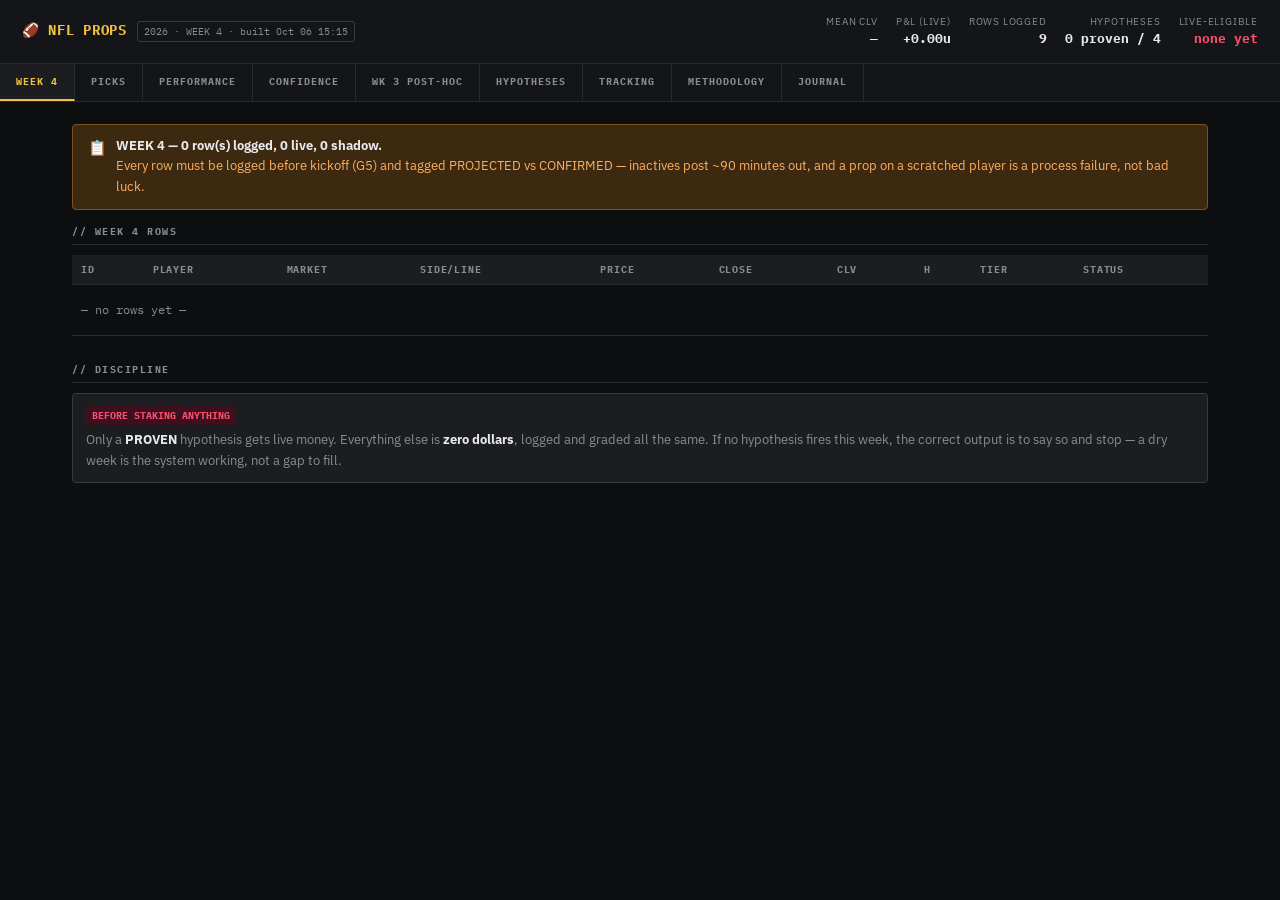
<file: dashboards/nfl/nfl_2026_wk04.html>
<!DOCTYPE html>
<html lang="en">
<head>
<meta charset="UTF-8">
<meta name="viewport" content="width=device-width, initial-scale=1.0">
<title>NFL Props — 2026 Week 4</title>
<style>
@import url('https://fonts.googleapis.com/css2?family=IBM+Plex+Mono:wght@400;500;600;700&family=IBM+Plex+Sans:wght@300;400;500;600&display=swap');
:root{--bg:#0d0e10;--surface:#141518;--surface2:#1c1d21;--border:#2a2b30;--border2:#3a3b42;--text:#e8e9ec;--muted:#8a8b94;--accent:#f0c040;--green:#3ddc84;--red:#ff4d6d;--blue:#4da6ff;--orange:#ff8c42;--purple:#b57bee;--teal:#2dd4bf;--gold:#ffd700;}
*{box-sizing:border-box;margin:0;padding:0;}
body{background:var(--bg);color:var(--text);font-family:'IBM Plex Sans',sans-serif;font-size:14px;line-height:1.5;}
.header{background:var(--surface);border-bottom:1px solid var(--border);padding:14px 22px;display:flex;align-items:center;justify-content:space-between;flex-wrap:wrap;gap:8px;}
.htitle{font-family:'IBM Plex Mono',monospace;font-size:14px;font-weight:700;color:var(--accent);letter-spacing:.05em;}
.hver{font-family:'IBM Plex Mono',monospace;font-size:10px;color:var(--muted);border:1px solid var(--border2);padding:2px 6px;border-radius:3px;}
.hstats{display:flex;gap:18px;flex-wrap:wrap;}
.hs{text-align:right;}
.hs-l{font-size:10px;color:var(--muted);text-transform:uppercase;letter-spacing:.08em;}
.hs-v{font-family:'IBM Plex Mono',monospace;font-size:13px;font-weight:700;}
.pos{color:var(--green);}.neg{color:var(--red);}.neu{color:var(--text);}
.tabs{background:var(--surface);border-bottom:1px solid var(--border);display:flex;overflow-x:auto;scrollbar-width:none;}
.tabs::-webkit-scrollbar{display:none;}
.tab{padding:11px 16px;font-family:'IBM Plex Mono',monospace;font-size:10px;font-weight:700;letter-spacing:.1em;text-transform:uppercase;color:var(--muted);cursor:pointer;border-bottom:2px solid transparent;white-space:nowrap;border-right:1px solid var(--border);background:none;border-top:none;border-left:none;transition:all .15s;}
.tab:hover{color:var(--text);background:var(--surface2);}
.tab.active{color:var(--accent);border-bottom-color:var(--accent);background:var(--surface2);}
.nb{display:inline-block;background:var(--red);color:#fff;font-size:8px;padding:1px 4px;border-radius:2px;margin-left:4px;vertical-align:middle;}
.nb.g{background:var(--green);}.nb.gold{background:var(--gold);color:#000;}
.tc{display:none;padding:22px;max-width:1180px;margin:0 auto;}
.tc.active{display:block;}
.sec{margin-bottom:26px;}
.sec-t{font-family:'IBM Plex Mono',monospace;font-size:10px;font-weight:700;letter-spacing:.15em;text-transform:uppercase;color:var(--muted);margin-bottom:10px;padding-bottom:5px;border-bottom:1px solid var(--border);}
.scards{display:grid;grid-template-columns:repeat(auto-fill,minmax(155px,1fr));gap:10px;margin-bottom:20px;}
.sc{background:var(--surface);border:1px solid var(--border);border-radius:4px;padding:11px 13px;}
.sc.gold-card{border:2px solid var(--gold);background:linear-gradient(to bottom,#2a2010,#141518);}
.sc.red-card{border:2px solid var(--red);background:linear-gradient(to bottom,#2a1010,#141518);}
.sc-l{font-size:10px;color:var(--muted);text-transform:uppercase;letter-spacing:.08em;margin-bottom:3px;}
.sc-v{font-family:'IBM Plex Mono',monospace;font-size:19px;font-weight:700;}
.sc-s{font-size:11px;color:var(--muted);margin-top:2px;}
.pc{background:var(--surface);border:1px solid var(--border);border-radius:4px;border-left:4px solid var(--green);padding:14px 18px;margin-bottom:13px;}
.pc.skip{border-left-color:var(--border2);opacity:.7;}
.pc.shadow{border-left-color:var(--purple);}
.pc.loss{border-left-color:var(--red);}
.pc.win{border-left-color:var(--green);}
.pc.info{border-left-color:var(--blue);}
.pc.warn{border-left-color:var(--orange);}
.pc.under{border-left-color:var(--teal);}
.pc.live{border-left-color:var(--green);border-left-width:6px;background:linear-gradient(to right,#0d2a1a 0%,var(--surface) 8%);}
.ph{display:flex;align-items:center;justify-content:space-between;flex-wrap:wrap;gap:7px;margin-bottom:7px;}
.pm{font-family:'IBM Plex Mono',monospace;font-size:13px;font-weight:700;}
.pmeta{display:flex;gap:6px;flex-wrap:wrap;}
.badge{font-family:'IBM Plex Mono',monospace;font-size:10px;font-weight:700;padding:2px 6px;border-radius:3px;letter-spacing:.04em;}
.bgold{background:#3d3210;color:var(--gold);border:1px solid var(--gold);}
.bf{background:#1a3d2a;color:var(--green);border:1px solid #2a5a3a;}
.bq{background:#1a2d3d;color:var(--blue);border:1px solid #1a3d5a;}
.bbl{background:#3d3210;color:var(--accent);border:1px solid #5a4a10;}
.bvu{background:#3d1020;color:var(--red);border:1px solid #5a1530;}
.bly{background:#3d2010;color:var(--orange);border:1px solid #5a3015;}
.bsk{background:#1a1b20;color:var(--muted);border:1px solid var(--border);}
.bsh{background:#2a1a3d;color:var(--purple);border:1px solid #5a3a7a;}
.btl{background:#0d2d2a;color:var(--teal);border:1px solid #1a5a52;}
.bc2{background:#1a2d3d;color:var(--blue);border:1px solid #1a3d5a;}
.bc3{background:#3d3210;color:var(--accent);border:1px solid #5a4a10;}
.bwi{background:#1a3d2a;color:var(--green);}
.blo{background:#3d1020;color:var(--red);}
.bpu{background:#3d3210;color:var(--accent);border:1px solid #5a4a10;}
.bnw{background:#0d3a1a;color:#5adc84;border:1px solid #2a7a40;}
.bdr{background:#5a1020;color:#ff8080;border:1px solid #7a2030;}
.bcw{background:#0d3a1a;color:#5adc84;border:1px solid #2a7a40;}
.bgw{background:#3d2810;color:var(--orange);border:1px solid #7a5020;}
.btls{background:#1a2d3d;color:var(--blue);border:1px solid #1a3d5a;}
.bfl{background:#1a1b20;color:var(--muted);border:1px solid var(--border2);}
.bsu{background:#1a1b20;color:var(--muted);border:1px solid var(--border2);}
.bsd{background:#1a2d3d;color:var(--blue);border:1px solid #1a3d5a;}
.bsc{background:#3d2810;color:var(--orange);border:1px solid #7a5020;}
.bsh2{background:#0d3a1a;color:#5adc84;border:1px solid #2a7a40;}
.bsr{background:#3d1020;color:#ff6080;border:1px solid #5a1530;}
.pb{font-size:13px;color:var(--muted);line-height:1.6;}
.pb strong{color:var(--text);}
.gt{color:var(--green);}.rt{color:var(--red);}.ot{color:var(--orange);}.pt{color:var(--purple);}.tl{color:var(--teal);}
.tbl{width:100%;border-collapse:collapse;font-size:12px;margin-bottom:14px;}
.tbl th{background:var(--surface2);color:var(--muted);font-family:'IBM Plex Mono',monospace;font-size:10px;letter-spacing:.08em;text-transform:uppercase;padding:7px 9px;text-align:left;border-bottom:1px solid var(--border);}
.tbl td{padding:7px 9px;border-bottom:1px solid var(--border);vertical-align:middle;}
.tbl tr:hover td{background:var(--surface2);}
.mono{font-family:'IBM Plex Mono',monospace;}
.rb{background:var(--surface);border:1px solid var(--border);border-radius:4px;padding:12px 15px;margin-bottom:10px;}
.rb.nr{border-color:var(--red);}.rb.new{border-color:var(--green);}.rb.lockd{border-color:var(--green);background:linear-gradient(to right,#0d2a1a 0%,var(--surface) 5%);}
.rb.under{border-color:var(--teal);background:linear-gradient(to right,#0d2422,var(--surface));}
.rid{font-family:'IBM Plex Mono',monospace;font-size:11px;font-weight:700;color:var(--accent);margin-bottom:3px;}
.rid.nr{color:var(--red);}.rid.new{color:var(--green);}.rid.under{color:var(--teal);}
.rdesc{font-size:13px;color:var(--text);line-height:1.5;}
.al{border-radius:4px;padding:11px 15px;margin-bottom:14px;font-size:13px;display:flex;align-items:flex-start;gap:9px;}
.al.res{background:#0d2a1a;border:1px solid #1a5a30;}
.al.act{background:#3d1010;border:1px solid #7a2020;}
.al.inf{background:#1a1d3a;border:1px solid #2a3060;}
.al.warn{background:#3d2810;border:1px solid #7a5020;}
.al.under{background:#0d2422;border:1px solid #1a5a52;}
.al-ic{font-size:15px;flex-shrink:0;margin-top:1px;}
.al-tx{line-height:1.6;}.al-tx strong{color:var(--text);}
.res .al-tx{color:#5adc84;}.act .al-tx{color:#ff8080;}.inf .al-tx{color:#9090ff;}.warn .al-tx{color:#ffb060;}.under .al-tx{color:#4dd4c0;}
.ins{background:var(--surface2);border:1px solid var(--border2);border-radius:4px;padding:11px 13px;margin-bottom:9px;font-size:13px;}
.ins-tag{display:inline-block;font-family:'IBM Plex Mono',monospace;font-size:10px;font-weight:700;background:#3d3210;color:var(--accent);padding:2px 6px;border-radius:2px;margin-bottom:5px;}
.ins-tag.g{background:#1a3d2a;color:var(--green);}.ins-tag.r{background:#3d1020;color:var(--red);}.ins-tag.tl{background:#0d2d2a;color:var(--teal);}.ins-tag.b{background:#1a2d3d;color:var(--blue);}
.ins p{color:var(--muted);line-height:1.6;}.ins p strong{color:var(--text);}
.f5box{background:var(--surface2);border:1px solid var(--border2);border-radius:4px;padding:10px 12px;margin:9px 0;font-family:'IBM Plex Mono',monospace;font-size:12px;}
.f5box table{width:100%;}.f5box td{padding:3px 7px;}
.f5box .hdr td{color:var(--muted);font-size:10px;letter-spacing:.06em;text-transform:uppercase;border-bottom:1px solid var(--border);padding-bottom:5px;}
.f5box .f5tot td{font-weight:700;color:var(--accent);border-top:1px solid var(--border);padding-top:5px;}
.r15box{background:#0d2a1a;border:1px solid #2a7a40;border-radius:4px;padding:10px 13px;margin:8px 0;font-size:12px;}
.r15box strong{color:var(--green);font-family:'IBM Plex Mono',monospace;}
.jumprow{display:flex;gap:8px;flex-wrap:wrap;margin-bottom:20px;padding:10px 12px;background:var(--surface2);border:1px solid var(--border2);border-radius:6px;position:sticky;top:0;z-index:5;}
.jumplink{font-family:'IBM Plex Mono',monospace;font-size:11px;font-weight:700;letter-spacing:.04em;color:var(--accent);background:var(--surface);border:1px solid var(--border2);border-radius:4px;padding:6px 12px;cursor:pointer;text-decoration:none;transition:all .15s;}
.jumplink:hover{background:var(--accent);color:#000;border-color:var(--accent);}
.mergehead{display:flex;align-items:center;gap:12px;margin:8px 0 18px;padding:14px 16px;background:linear-gradient(to right,var(--surface2),var(--surface));border:1px solid var(--border2);border-left:5px solid var(--accent);border-radius:6px;scroll-margin-top:70px;}
.mergehead .mh-ic{font-size:22px;}
.mergehead .mh-t{font-family:'IBM Plex Mono',monospace;font-size:16px;font-weight:700;color:var(--text);letter-spacing:.04em;}
.mergehead .mh-s{font-size:12px;color:var(--muted);margin-top:2px;}
.mergediv{border:none;border-top:2px dashed var(--border2);margin:32px 0;}
@media(max-width:700px){.scards{grid-template-columns:repeat(2,1fr);}.header{flex-direction:column;}.hstats{gap:10px;}.hs{text-align:left;}}

/* --- form controls -------------------------------------------------------
   Added for the live console. Uses the existing tokens only — restyling the
   :root block still restyles these. */
.frm{background:var(--surface);border:1px solid var(--border);border-radius:4px;padding:14px 16px;margin-bottom:14px;}
.frm-t{font-family:'IBM Plex Mono',monospace;font-size:10px;font-weight:700;letter-spacing:.1em;text-transform:uppercase;color:var(--accent);margin-bottom:11px;}
.fgrid{display:grid;grid-template-columns:repeat(auto-fit,minmax(148px,1fr));gap:11px;}
.fld{display:block;}
.fld-l{display:block;font-size:10px;color:var(--muted);text-transform:uppercase;letter-spacing:.07em;margin-bottom:4px;}
.inp,select.inp,textarea.inp{width:100%;background:var(--bg);border:1px solid var(--border2);color:var(--text);padding:6px 9px;font-size:12px;border-radius:3px;font-family:'IBM Plex Mono',monospace;}
.inp:focus{outline:2px solid var(--accent);outline-offset:-1px;}
textarea.inp{min-height:52px;resize:vertical;line-height:1.5;}
.btn{background:var(--surface2);border:1px solid var(--border2);color:var(--text);font-family:'IBM Plex Mono',monospace;font-size:11px;font-weight:700;letter-spacing:.06em;text-transform:uppercase;padding:7px 15px;border-radius:3px;cursor:pointer;transition:all .15s;}
.btn:hover{border-color:var(--accent);color:var(--accent);}
.btn:focus-visible{outline:2px solid var(--accent);outline-offset:1px;}
.btn.go{background:#3d3210;border-color:#5a4a10;color:var(--accent);}
.btn.go:hover{background:var(--accent);color:#000;}
.irow{display:flex;gap:6px;align-items:center;flex-wrap:wrap;}
.irow .inp{width:84px;}
.flash{border-radius:4px;padding:10px 14px;margin-bottom:16px;font-size:13px;border:1px solid;}
.flash.ok{background:#0d2a1a;border-color:#1a5a30;color:#5adc84;}
.flash.err{background:#3d1010;border-color:#7a2020;color:#ff8080;}
.tklink{color:var(--accent);text-decoration:none;font-family:'IBM Plex Mono',monospace;font-size:11px;font-weight:700;}
.tklink:hover{text-decoration:underline;}
.gatebar{height:4px;background:var(--surface2);border-radius:2px;overflow:hidden;margin-top:4px;}
.gatebar span{display:block;height:100%;background:var(--accent);}

.wkpick{display:inline-block;margin-left:4px;}
select.inp.wk{width:auto;padding:3px 8px;font-size:10px;font-weight:700;letter-spacing:.08em;text-transform:uppercase;color:var(--accent);border-color:var(--border2);background:var(--surface2);cursor:pointer;}
select.inp.wk:hover{border-color:var(--accent);}

</style>
</head>
<body>
<div class="header"><div style="display:flex;align-items:baseline;gap:10px"><span class="htitle">🏈 NFL PROPS</span><span class="hver">2026 · WEEK 4 · built Oct 06 15:15</span></div><div class="hstats"><div class="hs"><div class="hs-l">Mean CLV</div><div class="hs-v neu">—</div></div><div class="hs"><div class="hs-l">P&amp;L (live)</div><div class="hs-v neu">+0.00u</div></div><div class="hs"><div class="hs-l">Rows logged</div><div class="hs-v neu">9</div></div><div class="hs"><div class="hs-l">Hypotheses</div><div class="hs-v neu">0 proven / 4</div></div><div class="hs"><div class="hs-l">Live-eligible</div><div class="hs-v neg">none yet</div></div></div></div><div class="tabs"><button class="tab active" onclick="showTab('week',this)">WEEK 4</button><button class="tab" onclick="showTab('candidates',this)">PICKS</button><button class="tab" onclick="showTab('performance',this)">PERFORMANCE</button><button class="tab" onclick="showTab('confidence',this)">CONFIDENCE</button><button class="tab" onclick="showTab('posthoc',this)">WK 3 POST-HOC</button><button class="tab" onclick="showTab('hypotheses',this)">HYPOTHESES</button><button class="tab" onclick="showTab('tracking',this)">TRACKING</button><button class="tab" onclick="showTab('methodology',this)">METHODOLOGY</button><button class="tab" onclick="showTab('journal',this)">JOURNAL</button></div><div id="tab-week" class="tc active"><div class="al warn"><div class="al-ic">📋</div><div class="al-tx"><strong>WEEK 4 — 0 row(s) logged, 0 live, 0 shadow.</strong><br>Every row must be logged before kickoff (G5) and tagged PROJECTED vs CONFIRMED — inactives post ~90 minutes out, and a prop on a scratched player is a process failure, not bad luck.</div></div><div class="sec"><div class="sec-t">// Week 4 rows</div><table class="tbl"><thead><tr><th>ID</th><th>Player</th><th>Market</th><th>Side/Line</th><th>Price</th><th>Close</th><th>CLV</th><th>H</th><th>Tier</th><th>Status</th></tr></thead><tbody><tr><td colspan="10" class="mono" style="color:var(--muted);padding:16px 9px">— no rows yet —</td></tr></tbody></table></div><div class="sec"><div class="sec-t">// Discipline</div><div class="ins"><span class="ins-tag r">BEFORE STAKING ANYTHING</span><p>Only a <strong>PROVEN</strong> hypothesis gets live money. Everything else is <strong>zero dollars</strong>, logged and graded all the same. If no hypothesis fires this week, the correct output is to say so and stop — a dry week is the system working, not a gap to fill.</p></div></div></div><div id="tab-candidates" class="tc"><div class="scards"><div class="sc"><div class="sc-l">Board lines</div><div class="sc-v neu">3,714</div><div class="sc-s">captured this week</div></div><div class="sc"><div class="sc-l">Players w/ usage</div><div class="sc-v neu">396</div><div class="sc-s">current season</div></div><div class="sc"><div class="sc-l">Candidates</div><div class="sc-v neu">0</div><div class="sc-s">proposals, zero staked</div></div><div class="sc"><div class="sc-l">Unevaluable</div><div class="sc-v neg">2</div><div class="sc-s">hypotheses blocked</div></div></div><div class="al under"><div class="al-ic">⚖</div><div class="al-tx"><strong>Nothing on this tab is a bet.</strong><br>Candidates are proposals produced by a rule. Logging one is a decision only you make, and it still opens at zero stake unless the hypothesis is PROVEN.</div></div><div class="sec"><div class="sec-t">// Parlays</div><div class="ins"><span class="ins-tag b">NO SLIP THIS WEEK</span><p>0 qualifying single prop(s). A parlay built from fewer than two of them is not a parlay, and padding it with legs the engine did not recommend is how a disciplined system becomes a lottery ticket.</p></div></div><div class="sec"><div class="sec-t">// By hypothesis — what the scanner tested</div><div class="pc loss"><div class="ph"><span class="pm">H1 — Route-participation lag</span><div class="pmeta"><span class="badge bvu">UNEVALUABLE</span><span class="badge bsr">SHADOW</span></div></div><div class="pb"><p><strong>Notes</strong></p><ul><li>trigger names &#x27;route participation&#x27; — routes run is not in any free nflverse feed</li><li>trigger names &#x27;targets per route run&#x27; — needs routes run</li></ul></div></div><div class="pc skip"><div class="ph"><span class="pm">H2 — Second-order target absorption</span><div class="pmeta"><span class="badge bsr">NO CANDIDATES</span><span class="badge bsr">SHADOW</span></div></div><div class="pb"><p><strong>Notes</strong></p><ul><li>no player with &gt;= 20% target share is ruled OUT or DOUBTFUL this week, so there is nothing to absorb</li></ul></div></div><div class="pc loss"><div class="ph"><span class="pm">H3 — Friday-news latency (CLV-primary)</span><div class="pmeta"><span class="badge bvu">UNEVALUABLE</span><span class="badge bsr">SHADOW</span></div></div><div class="pb"><p><strong>Notes</strong></p><ul><li>needs two prop-board snapshots to measure line movement; 1 open + 0 close captured for week 4</li><li>the Thursday slate pull and the Sunday closing pull are the intended pair</li></ul></div></div><div class="pc skip"><div class="ph"><span class="pm">H5 — Expression-form control (meta)</span><div class="pmeta"><span class="badge bsr">NO CANDIDATES</span><span class="badge bsr">SHADOW</span></div></div><div class="pb"><p><strong>Notes</strong></p><ul><li>rides on H1/H2 rows — pairs are created when a parent row is logged, not scanned for independently</li></ul></div></div></div><div class="sec"><div class="sec-t">// Reading this tab</div><div class="ins"><span class="ins-tag r">UNEVALUABLE IS NOT A DRY WEEK</span><p>A hypothesis with no candidates was tested and found nothing — that is the system working. A hypothesis marked <strong>UNEVALUABLE</strong> was never tested at all, because its trigger names an input that does not exist in the data being collected. Left alone it sits at zero rows all season looking patient. Amend the trigger, fund the source, or retire it.</p></div></div></div><div id="tab-performance" class="tc"><div class="scards"><div class="sc"><div class="sc-l">Mean CLV</div><div class="sc-v neu">—</div><div class="sc-s">n=0 · primary signal</div></div><div class="sc"><div class="sc-l">Beat the close</div><div class="sc-v neu">—</div><div class="sc-s">rows with +CLV</div></div><div class="sc"><div class="sc-l">P&amp;L (live only)</div><div class="sc-v neu">+0.00u</div><div class="sc-s">0 staked row(s)</div></div><div class="sc"><div class="sc-l">Graded record</div><div class="sc-v neu">0-0</div><div class="sc-s">incl. shadow rows</div></div><div class="sc"><div class="sc-l">Shadow rows</div><div class="sc-v neu">9</div><div class="sc-s">tracked, unstaked</div></div></div><div class="sec"><div class="sec-t">// Why CLV leads</div><div class="ins"><span class="ins-tag tl">READ THIS BEFORE THE P&amp;L</span><p>With ~16 games a week, <strong>win-loss says almost nothing</strong> across dozens of rows. Mean CLV is the number that resolves first: a hypothesis that persistently beats the close is real even at a middling hit rate, and one that loses to the close is noise even while it is winning. Judge the season on CLV and margin vs fair — not the record.</p></div></div><div class="sec"><div class="sec-t">// Weekly log</div><table class="tbl"><thead><tr><th>Week</th><th>Rows</th><th>Live</th><th>Mean CLV</th><th>P&amp;L</th></tr></thead><tbody><tr><td><span class="mono">Week 3</span></td><td><span class="mono">9</span></td><td><span class="mono">0</span></td><td><span class="mono neu">—</span></td><td><span class="mono neu">+0.000u</span></td></tr></tbody></table></div></div><div id="tab-confidence" class="tc"><div class="al under"><div class="al-ic">⚖</div><div class="al-tx"><strong>Two-step ratification.</strong> Every classification is PROPOSED by Claude, then RATIFIED by you. Nothing credits the confidence ledger until you sign off — and Claude never ratifies its own work. Disagreement is logged signal, not a problem to smooth over.</div></div><div class="sec"><div class="sec-t">// Awaiting your ratification</div><table class="tbl"><thead><tr><th>ID</th><th>H</th><th>Proposed</th><th>Rationale</th></tr></thead><tbody><tr><td colspan="4" class="mono" style="color:var(--muted);padding:16px 9px">— no rows yet —</td></tr></tbody></table></div><div class="sec"><div class="sec-t">// Per-hypothesis state</div><table class="tbl"><thead><tr><th>H</th><th>Name</th><th>Tier</th><th>Rows / min-n</th><th>Mean CLV</th></tr></thead><tbody><tr><td><span class="mono">H1</span></td><td>Route-participation lag</td><td><span class="badge bsr">SHADOW</span></td><td><span class="mono">0/40</span></td><td><span class="mono neu">—</span></td></tr><tr><td><span class="mono">H2</span></td><td>Second-order target absorption</td><td><span class="badge bsr">SHADOW</span></td><td><span class="mono">0/25</span></td><td><span class="mono neu">—</span></td></tr><tr><td><span class="mono">H3</span></td><td>Friday-news latency (CLV-primary)</td><td><span class="badge bsr">SHADOW</span></td><td><span class="mono">0/20</span></td><td><span class="mono neu">—</span></td></tr><tr><td><span class="mono">H5</span></td><td>Expression-form control (meta)</td><td><span class="badge bsr">SHADOW</span></td><td><span class="mono">0/30</span></td><td><span class="mono neu">—</span></td></tr></tbody></table></div><div class="sec"><div class="sec-t">// Ratified history</div><table class="tbl"><thead><tr><th>Date</th><th>H</th><th>Class</th><th>Note</th></tr></thead><tbody><tr><td colspan="4" class="mono" style="color:var(--muted);padding:16px 9px">— no rows yet —</td></tr></tbody></table></div></div><div id="tab-posthoc" class="tc"><div class="al warn"><div class="al-ic">🔬</div><div class="al-tx"><strong>No graded rows for week 3 yet.</strong><br>Run <span class='mono'>python scripts/grade.py --week 3</span> after the games, then propose classifications.</div></div></div><div id="tab-hypotheses" class="tc"><div class="al under"><div class="al-ic">⚖</div><div class="al-tx"><strong>Definitions are editable only while a hypothesis holds zero rows.</strong><br>Once the first row lands, triggers freeze until the hypothesis reaches its minimum sample. Retuning on a handful of rows looks like learning and behaves like drift.</div></div><div class="ins"><span class="ins-tag tl">LAST REVISION</span><p>2026-09-20: every hypothesis now states a CLAIMED EDGE -- how far it thinks the market is wrong, in what unit, and what realised number would prove the claim false. Without that there is nothing to rank recommendations by and nothing to falsify: &quot;the market is wrong about this player&quot; is a mood, not a hypothesis. The numbers below are PROPOSED and need ratification. They are deliberately modest; a claimed edge that does not clear prop vig means the read is real and unbettable, which the engine now says out loud.</p></div><div class="sec"><div class="sec-t">// Open hypotheses</div><div class="pc shadow"><div class="ph"><span class="pm">H1 — Route-participation lag</span><div class="pmeta"><span class="badge bsr">SHADOW</span><span class="badge bly">CONJUNCTION</span><span class="badge bc2">EDGE ON OPPORTUNITY</span><span class="badge bpu">OPENS WK 3</span></div></div><div class="pb"><p><strong>Mechanism.</strong> Receiving prop lines are anchored to recent RESULT stats (yards, catches) and to name recognition. Route participation is the stable input and it moves BEFORE results do -- a player promoted into a full-time route role keeps a line priced off two weeks of low production in a smaller role. The market&#x27;s error is anchoring on output while the input has already re-based. This is the cleanest available instance of G4.</p><p><strong>Fires when — all of:</strong></p><ul><li>route participation &gt;= 78% in the most recent game</li><li>route participation rose &gt;= 12 percentage points vs the player&#x27;s prior 3-game average</li><li>the receptions line has NOT moved up more than 0.5 vs the prior week</li><li>targets per route run &gt;= 0.18 over the same window, and NOT trending down while route share rises (added 2026-09-19 -- a route-share read with no conversion floor is half a hypothesis)</li></ul><p><strong>Conditions this expression requires</strong> (G3a — no prop is a single condition):</p><table class="tbl"><thead><tr><th>Condition</th><th>What has to be true</th></tr></thead><tbody><tr><td><span class="mono">opportunity</span></td><td>route participation holds at the observed level</td></tr><tr><td><span class="mono">conversion</span></td><td>targets arrive at his established targets-per-route-run</td></tr></tbody></table><p><strong>Verified on (G4):</strong> route participation (routes run / team dropbacks), last 3 games · target share and targets per route run (TPRR) · snap share, and whether the promotion has a durable cause (injury to a teammate, scheme change) or a one-week script artifact · team PROE -- a rising route share on a run-heavy team is worth less</p><p><strong>Expression.</strong> player_receptions OVER</p><div class="ins"><span class="ins-tag b">WHY IT IS FLAGGED THIS WAY</span><p>Revised 2026-09-19 under G3a. This was logged as conjunction:false, which was wrong -- receptions needs both the routes AND the targets, and the two are separately priced and separately variable. The read claims edge on opportunity only; conversion is assumed, not predicted, and is graded as an assumption that held or failed. Receptions is still chosen over receiving yards deliberately: yards adds a THIRD condition (efficiency -- aDOT, YAC, catch depth). Fewer conditions, not one.</p></div><p><strong>Dies if.</strong> Mean margin vs fair &lt;= 0 over 40 rows, or mean CLV &lt;= 0 over 25 rows. Also dies if TPRR turns out to fall as route share rises (i.e. the promotion is dilution, not opportunity) -- that would mean the mechanism is backwards, not merely weak.</p><p><strong>Gate.</strong> 0 of 40 rows · mean CLV — · mean margin —</p><p class="mut">Expected fire rate 3-6 rows/week from Week 3 =&gt; ~50-90 rows/season. Reachable. This is the hypothesis most likely to produce a real verdict.</p></div></div><div class="pc shadow"><div class="ph"><span class="pm">H2 — Second-order target absorption</span><div class="pmeta"><span class="badge bsr">SHADOW</span><span class="badge bpu">OPENS WK 3</span></div></div><div class="pb"><p><strong>Mechanism.</strong> When a high-target player is ruled out, the market moves the obvious replacement at that position and stops. Vacated targets do not redistribute by depth chart -- they redistribute by alignment and route tree. The slot receiver and the TE frequently absorb more of a vacated outside WR&#x27;s targets than the WR3 who &quot;replaces&quot; him does. The market prices the headline substitution and underprices the distribution.</p><p><strong>Fires when — all of:</strong></p><ul><li>a teammate with &gt;= 20% target share (last 3 games) is ruled OUT or is CONFIRMED inactive</li><li>the candidate ran &gt;= 55% of routes WITH that teammate active</li><li>the candidate&#x27;s alignment overlaps the absent player&#x27;s (slot/TE absorbing an outside WR, or the inverse), verified on route data -- not assumed from the depth chart</li></ul><p><strong>Verified on (G4):</strong> target share with and without the absent teammate (prior-season splits acceptable in the first weeks, tagged as such) · route participation and alignment split (slot rate / wide rate) · team pass attempts and PROE -- absorption of a share is worthless if total volume collapses</p><p><strong>Expression.</strong> player_receptions OVER (primary), player_reception_yds OVER (secondary, logged in parallel per H5)</p><p><strong>Dies if.</strong> Mean margin vs fair &lt;= 0 over 25 rows. Dies faster if the mechanism check fails independent of the bet: if measured absorbed target share does not exceed the candidate&#x27;s baseline in a majority of fires, the read is wrong even where the props happen to cash. Track that in mechanism.csv.</p><p><strong>Gate.</strong> 0 of 25 rows · mean CLV — · mean margin —</p><p class="mut">Expected 1-2 rows/week =&gt; ~25-35 rows/season. Borderline. Likely to end the season with a directional read and no verdict. Accept that up front.</p></div></div><div class="pc shadow"><div class="ph"><span class="pm">H3 — Friday-news latency (CLV-primary)</span><div class="pmeta"><span class="badge bsr">SHADOW</span><span class="badge bpu">OPENS WK 1</span></div></div><div class="pb"><p><strong>Mechanism.</strong> Prop markets for non-marquee players are thin, posted late, and repriced slowly after Friday practice reports and Saturday designations. Sides and totals absorb injury news within minutes; a WR3&#x27;s receptions line can sit stale into Sunday morning. The error is not in the market&#x27;s estimate -- it is in the market&#x27;s SPEED, on the least-attended boards. This is the one hypothesis that needs no current-season usage history, so it is the only one that can open now.</p><p><strong>Fires when — all of:</strong></p><ul><li>a role-relevant designation lands Fri/Sat (starter ruled OUT, or a candidate upgraded to full participation off an injury)</li><li>the affected player&#x27;s prop is posted and has not moved &gt;= 0.5 line or &gt;= 10 cents within 4 hours of the news</li><li>the player&#x27;s projected role is legible from prior usage or, in Weeks 1-2 only, from preseason/camp role -- tagged PROJECTED</li></ul><p><strong>Verified on (G4):</strong> timestamp of the news vs timestamp of the line · line and price across all four books -- a single stale book is a different (and weaker) claim than a stale market · the projected role itself (routes/snaps the player would inherit)</p><p><strong>Expression.</strong> whichever prop the news most directly implicates, OVER or UNDER as the news dictates. Record the news timestamp in notes.</p><p><strong>Dies if.</strong> Mean CLV &lt;= 0 over 20 rows. This hypothesis is graded on CLV FIRST and W/L a distant second: if the line does not move toward the stake price by close, there was no latency to exploit and the read was imagined. A positive W/L with flat CLV here is GAMBLED, not CONFIRMED.</p><p><strong>Gate.</strong> 0 of 20 rows · mean CLV — · mean margin —</p><p class="mut">1-3 rows/week =&gt; ~30-50 rows/season. CLV stabilizes faster than margin, so 20 rows is a real (if early) read on this one specifically.</p><div class="al warn"><div class="al-ic">⚠</div><div class="al-tx">Requires paid Odds API historical endpoints or disciplined manual capture at two timestamps. Without a real close, this hypothesis cannot be graded at all -- do not open it on manual-only capture.</div></div></div></div><div class="pc shadow"><div class="ph"><span class="pm">H5 — Expression-form control (meta)</span><div class="pmeta"><span class="badge bsr">SHADOW</span><span class="badge bpu">OPENS WK 3</span></div></div><div class="pb"><p><strong>Mechanism.</strong> Not a market read. A test of G3 itself. The claim is that for one underlying read, the single-condition expression (receptions, attempts) produces better mean margin vs fair and better CLV than the multi-condition expression (yards), because the yards line silently charges for an efficiency condition the read never claimed. If true, every future hypothesis should default to counting stats. If false, the repo&#x27;s structural preference for props is weaker than assumed and G3 needs amending.</p><p><strong>Fires when — all of:</strong></p><ul><li>any H1 or H2 row fires and both expressions are available on the board</li></ul><p><strong>Verified on (G4):</strong> same underlying as the parent row; no additional verification needed</p><p><strong>Axes under test:</strong></p><table class="tbl"><thead><tr><th>Axis</th><th>Paired against</th><th>Claim</th></tr></thead><tbody><tr><td><span class="mono">form</span></td><td>counting stat (receptions, attempts) vs yardage on the same read</td><td>fewer conditions should produce better margin vs fair and CLV</td></tr><tr><td><span class="mono">anchor</span></td><td>volume-anchored read (team pass attempts, implied total, funnel matchup) vs share-anchored read (target share, targets per route run) on the same game</td><td>Team pass volume is heavily bet and tied to the game total, so it is priced efficiently. Individual share is priced off reputation and season-long averages and moves slower. If that holds, the edge lives in share, and a volume-anchored read is buying something the market already knows. Week 1 is one data point consistent with this and nothing more -- it is why the axis exists, not evidence for it.</td></tr></tbody></table><p><strong>Expression.</strong> parallel shadow rows on the identical read, identical timestamp, sharing a pair_id</p><p><strong>Dies if.</strong> Per axis, independently. FORM: paired mean margin vs fair shows no advantage to the fewer-condition expression over 30 pairs, or the advantage reverses. ANCHOR: share-anchored reads show no advantage over volume-anchored ones across 30 pairs. Either axis can die alone.</p><p><strong>Gate.</strong> 0 of 30 rows · mean CLV — · mean margin —</p><p class="mut">Rides free on H1/H2 -- costs no additional judgment and no dollars, and doubles the row count from reads already being made. This is the cheapest sample in the repo and directly attacks the sample-starvation problem.</p><div class="al warn"><div class="al-ic">⚠</div><div class="al-tx">Pairs must share a pair_id in bets.csv notes for the comparison to be computable. Suggest adding a pair_id column.</div></div></div></div></div><div class="sec"><div class="sec-t">// Candidates — written down, not opened</div><div class="pc skip"><div class="ph"><span class="pm">H6 — Share-blind volume pricing</span><div class="pmeta"><span class="badge bly">NOT OPENED</span><span class="badge bc2">WRITTEN 2026-09-19</span></div></div><div class="pb"><p><strong>Mechanism.</strong> Receiving lines move with the team&#x27;s implied total and with the opposing defence&#x27;s pass-funnel reputation, but not with the player&#x27;s own target share trend. If true, a player whose share is declining inside a rising team total is systematically overpriced -- the line inherits the team&#x27;s good news and ignores his bad news.</p><p><strong>Why it stays closed.</strong> Three reasons, any one sufficient. (1) It needs three or more weeks of current-season share data, so it could not fire before Week 5 anyway. (2) It overlaps H1 enough that the two would compete for the same rows, and with ~16 games a week the binding constraint is sample, not ideas -- a fifth hypothesis makes all five slower to resolve. (3) It was suggested by one Sunday. One Sunday is not evidence of a market behaviour, and a catalogue that grows every time a bet loses is fitting noise with extra steps.</p><p><strong>Revisit.</strong> Week 6, and only if H1 has produced rows showing conversion failures are systematic rather than incidental.</p></div></div></div></div><div id="tab-tracking" class="tc"><div class="sec"><div class="sec-t">// CLV by hypothesis — the leading indicator</div><table class="tbl"><thead><tr><th>H</th><th>Rows</th><th>Mean CLV</th><th>Beat close</th><th>Signal</th></tr></thead><tbody><tr><td colspan="5" class="mono" style="color:var(--muted);padding:16px 9px">— no rows yet —</td></tr></tbody></table></div><div class="sec"><div class="sec-t">// Mechanism observations</div><table class="tbl"><thead><tr><th>Date</th><th>Player</th><th>Metric</th><th>Actual</th><th>Expected</th><th>Note</th></tr></thead><tbody><tr><td colspan="6" class="mono" style="color:var(--muted);padding:16px 9px">— no rows yet —</td></tr></tbody></table></div><div class="sec"><div class="sec-t">// Why these are separate</div><div class="ins"><span class="ins-tag b">G6 — MECHANISM, NOT MARKETS</span><p>Observations recovered from weeks you missed live here, tagged separately and permanently outside the bet ledger. They can tell you whether a mechanism holds; they can never tell you whether a bet would have won. Reconstructing a line after the fact is how a record starts flattering you.</p></div></div></div><div id="tab-methodology" class="tc"><div class="sec"><div class="sec-t">// Active rules</div><div class="rb new"><div class="rid new">G1 — Fair-line grading</div><div class="rdesc">Never grade against an arbitrary bar. Grade against the closing line or a clearly-labeled derived fair line. Judge hypotheses on mean margin vs fair, not W/L count.<br><br><em>Origin: A prior project&#x27;s hypothesis showed a 3-0 record against a soft bar that collapsed to ~0 edge against a fair line.</em></div></div><div class="rb new"><div class="rid new">G2 — CLV on every row</div><div class="rdesc">Capture line and price at stake-time AND at close on every row, including shadow rows. CLV is the primary early signal; with NFL sample sizes it reveals edge long before W/L can.</div></div><div class="rb new"><div class="rid new">G3 — Expression decomposition</div><div class="rdesc">Before staking, decompose the bet into the conditions it actually requires. Flag hidden conjunctions. Log conditions_required per row.<br><br><em>Origin: A moneyline expression presented as single-condition was a conjunction; the elite arm performed exactly as predicted and the bet still lost because the hidden second leg failed.</em></div></div><div class="rb new"><div class="rid new">G4 — Verify the underlying</div><div class="rdesc">Reads must rest on usage inputs (snap share, route participation, target share, aDOT, air yards, PROE, pressure rate, red-zone usage), not result stats (yards per game). Results regress; usage holds.</div></div><div class="rb new"><div class="rid new">G5 — Prospective only</div><div class="rdesc">A play counts only if identified, logged, and priced before kickoff. No retroactive &quot;would have won&quot; ever enters bets.csv.</div></div><div class="rb new"><div class="rid new">G6 — Retroactive mechanism capture</div><div class="rdesc">For missed weeks, recover mechanism not markets. Box-score-settled observations go to mechanism.csv, tagged separately, and inform a hypothesis&#x27;s truth but never the W/L ledger. Reconstructing a line is forbidden.</div></div></div><div class="sec"><div class="sec-t">// Amendment log</div><div class="pc info"><div class="ph"><span class="pm">Amendment to G3</span><div class="pmeta"><span class="badge bpu">PROPOSED</span><span class="badge bc2">G3</span><span class="badge bc2">2026-09-19</span></div></div><div class="pb"><p>G3a — no player prop is a single condition. Every prop expression requires at least two: OPPORTUNITY (the player is on the field in the role assumed) and CONVERSION (the opportunity turns into the counted event at his established rate). Stop recording conjunction as a boolean. Record both conditions, and name which one the read claims edge on. A read that claims edge on opportunity must not be graded as though it claimed conversion — that is how a half-correct read gets filed as a clean miss.</p><p><strong>Origin.</strong> Week 1 2026. A receiving read was logged as &quot;volume, single condition.&quot; Team volume arrived exactly as predicted -- 35 attempts, 254 yards -- and the player drew four targets, the second-fewest of his career. The opportunity condition held; the conversion condition collapsed. Logged as one condition, the ledger would have recorded a clean miss on a read that was half right, and the lesson would have been unavailable.</p></div></div></div></div><div id="tab-journal" class="tc"><div class="al warn"><div class="al-ic">📓</div><div class="al-tx"><strong>Journal is empty.</strong><br>Log a decision with <span class='mono'>python scripts/journal.py --add decision "subject" "body"</span>, or from the console. This is where the reasoning lives — what was argued, what was rejected, what you believed at the time and were wrong about.</div></div></div>
<script>
function showTab(name, btn){
  document.querySelectorAll('.tc').forEach(t=>t.classList.remove('active'));
  document.querySelectorAll('.tab').forEach(t=>t.classList.remove('active'));
  document.getElementById('tab-'+name).classList.add('active');
  btn.classList.add('active');
}
</script>
</body>
</html>
</file>
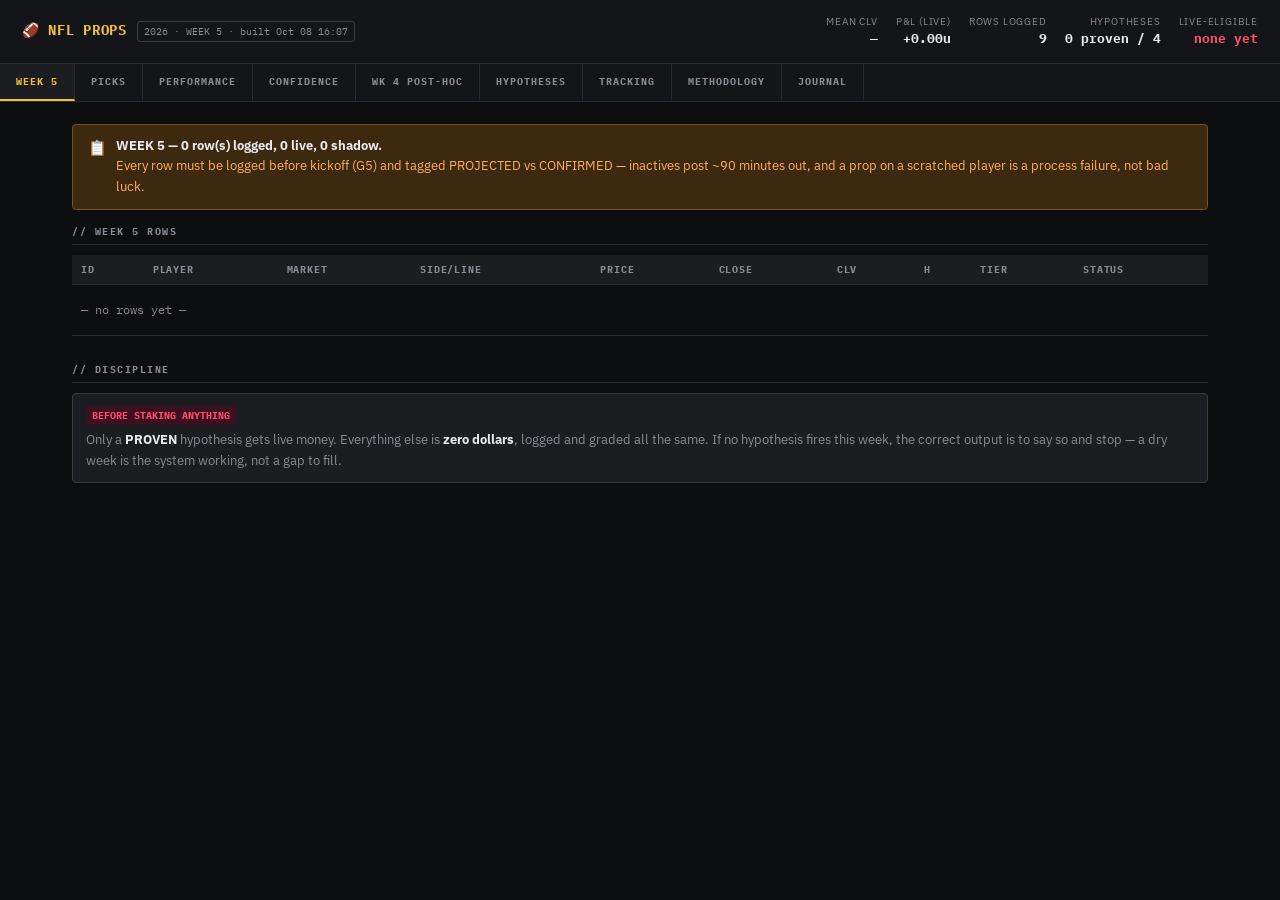
<file: dashboards/nfl/nfl_2026_wk05.html>
<!DOCTYPE html>
<html lang="en">
<head>
<meta charset="UTF-8">
<meta name="viewport" content="width=device-width, initial-scale=1.0">
<title>NFL Props — 2026 Week 5</title>
<style>
@import url('https://fonts.googleapis.com/css2?family=IBM+Plex+Mono:wght@400;500;600;700&family=IBM+Plex+Sans:wght@300;400;500;600&display=swap');
:root{--bg:#0d0e10;--surface:#141518;--surface2:#1c1d21;--border:#2a2b30;--border2:#3a3b42;--text:#e8e9ec;--muted:#8a8b94;--accent:#f0c040;--green:#3ddc84;--red:#ff4d6d;--blue:#4da6ff;--orange:#ff8c42;--purple:#b57bee;--teal:#2dd4bf;--gold:#ffd700;}
*{box-sizing:border-box;margin:0;padding:0;}
body{background:var(--bg);color:var(--text);font-family:'IBM Plex Sans',sans-serif;font-size:14px;line-height:1.5;}
.header{background:var(--surface);border-bottom:1px solid var(--border);padding:14px 22px;display:flex;align-items:center;justify-content:space-between;flex-wrap:wrap;gap:8px;}
.htitle{font-family:'IBM Plex Mono',monospace;font-size:14px;font-weight:700;color:var(--accent);letter-spacing:.05em;}
.hver{font-family:'IBM Plex Mono',monospace;font-size:10px;color:var(--muted);border:1px solid var(--border2);padding:2px 6px;border-radius:3px;}
.hstats{display:flex;gap:18px;flex-wrap:wrap;}
.hs{text-align:right;}
.hs-l{font-size:10px;color:var(--muted);text-transform:uppercase;letter-spacing:.08em;}
.hs-v{font-family:'IBM Plex Mono',monospace;font-size:13px;font-weight:700;}
.pos{color:var(--green);}.neg{color:var(--red);}.neu{color:var(--text);}
.tabs{background:var(--surface);border-bottom:1px solid var(--border);display:flex;overflow-x:auto;scrollbar-width:none;}
.tabs::-webkit-scrollbar{display:none;}
.tab{padding:11px 16px;font-family:'IBM Plex Mono',monospace;font-size:10px;font-weight:700;letter-spacing:.1em;text-transform:uppercase;color:var(--muted);cursor:pointer;border-bottom:2px solid transparent;white-space:nowrap;border-right:1px solid var(--border);background:none;border-top:none;border-left:none;transition:all .15s;}
.tab:hover{color:var(--text);background:var(--surface2);}
.tab.active{color:var(--accent);border-bottom-color:var(--accent);background:var(--surface2);}
.nb{display:inline-block;background:var(--red);color:#fff;font-size:8px;padding:1px 4px;border-radius:2px;margin-left:4px;vertical-align:middle;}
.nb.g{background:var(--green);}.nb.gold{background:var(--gold);color:#000;}
.tc{display:none;padding:22px;max-width:1180px;margin:0 auto;}
.tc.active{display:block;}
.sec{margin-bottom:26px;}
.sec-t{font-family:'IBM Plex Mono',monospace;font-size:10px;font-weight:700;letter-spacing:.15em;text-transform:uppercase;color:var(--muted);margin-bottom:10px;padding-bottom:5px;border-bottom:1px solid var(--border);}
.scards{display:grid;grid-template-columns:repeat(auto-fill,minmax(155px,1fr));gap:10px;margin-bottom:20px;}
.sc{background:var(--surface);border:1px solid var(--border);border-radius:4px;padding:11px 13px;}
.sc.gold-card{border:2px solid var(--gold);background:linear-gradient(to bottom,#2a2010,#141518);}
.sc.red-card{border:2px solid var(--red);background:linear-gradient(to bottom,#2a1010,#141518);}
.sc-l{font-size:10px;color:var(--muted);text-transform:uppercase;letter-spacing:.08em;margin-bottom:3px;}
.sc-v{font-family:'IBM Plex Mono',monospace;font-size:19px;font-weight:700;}
.sc-s{font-size:11px;color:var(--muted);margin-top:2px;}
.pc{background:var(--surface);border:1px solid var(--border);border-radius:4px;border-left:4px solid var(--green);padding:14px 18px;margin-bottom:13px;}
.pc.skip{border-left-color:var(--border2);opacity:.7;}
.pc.shadow{border-left-color:var(--purple);}
.pc.loss{border-left-color:var(--red);}
.pc.win{border-left-color:var(--green);}
.pc.info{border-left-color:var(--blue);}
.pc.warn{border-left-color:var(--orange);}
.pc.under{border-left-color:var(--teal);}
.pc.live{border-left-color:var(--green);border-left-width:6px;background:linear-gradient(to right,#0d2a1a 0%,var(--surface) 8%);}
.ph{display:flex;align-items:center;justify-content:space-between;flex-wrap:wrap;gap:7px;margin-bottom:7px;}
.pm{font-family:'IBM Plex Mono',monospace;font-size:13px;font-weight:700;}
.pmeta{display:flex;gap:6px;flex-wrap:wrap;}
.badge{font-family:'IBM Plex Mono',monospace;font-size:10px;font-weight:700;padding:2px 6px;border-radius:3px;letter-spacing:.04em;}
.bgold{background:#3d3210;color:var(--gold);border:1px solid var(--gold);}
.bf{background:#1a3d2a;color:var(--green);border:1px solid #2a5a3a;}
.bq{background:#1a2d3d;color:var(--blue);border:1px solid #1a3d5a;}
.bbl{background:#3d3210;color:var(--accent);border:1px solid #5a4a10;}
.bvu{background:#3d1020;color:var(--red);border:1px solid #5a1530;}
.bly{background:#3d2010;color:var(--orange);border:1px solid #5a3015;}
.bsk{background:#1a1b20;color:var(--muted);border:1px solid var(--border);}
.bsh{background:#2a1a3d;color:var(--purple);border:1px solid #5a3a7a;}
.btl{background:#0d2d2a;color:var(--teal);border:1px solid #1a5a52;}
.bc2{background:#1a2d3d;color:var(--blue);border:1px solid #1a3d5a;}
.bc3{background:#3d3210;color:var(--accent);border:1px solid #5a4a10;}
.bwi{background:#1a3d2a;color:var(--green);}
.blo{background:#3d1020;color:var(--red);}
.bpu{background:#3d3210;color:var(--accent);border:1px solid #5a4a10;}
.bnw{background:#0d3a1a;color:#5adc84;border:1px solid #2a7a40;}
.bdr{background:#5a1020;color:#ff8080;border:1px solid #7a2030;}
.bcw{background:#0d3a1a;color:#5adc84;border:1px solid #2a7a40;}
.bgw{background:#3d2810;color:var(--orange);border:1px solid #7a5020;}
.btls{background:#1a2d3d;color:var(--blue);border:1px solid #1a3d5a;}
.bfl{background:#1a1b20;color:var(--muted);border:1px solid var(--border2);}
.bsu{background:#1a1b20;color:var(--muted);border:1px solid var(--border2);}
.bsd{background:#1a2d3d;color:var(--blue);border:1px solid #1a3d5a;}
.bsc{background:#3d2810;color:var(--orange);border:1px solid #7a5020;}
.bsh2{background:#0d3a1a;color:#5adc84;border:1px solid #2a7a40;}
.bsr{background:#3d1020;color:#ff6080;border:1px solid #5a1530;}
.pb{font-size:13px;color:var(--muted);line-height:1.6;}
.pb strong{color:var(--text);}
.gt{color:var(--green);}.rt{color:var(--red);}.ot{color:var(--orange);}.pt{color:var(--purple);}.tl{color:var(--teal);}
.tbl{width:100%;border-collapse:collapse;font-size:12px;margin-bottom:14px;}
.tbl th{background:var(--surface2);color:var(--muted);font-family:'IBM Plex Mono',monospace;font-size:10px;letter-spacing:.08em;text-transform:uppercase;padding:7px 9px;text-align:left;border-bottom:1px solid var(--border);}
.tbl td{padding:7px 9px;border-bottom:1px solid var(--border);vertical-align:middle;}
.tbl tr:hover td{background:var(--surface2);}
.mono{font-family:'IBM Plex Mono',monospace;}
.rb{background:var(--surface);border:1px solid var(--border);border-radius:4px;padding:12px 15px;margin-bottom:10px;}
.rb.nr{border-color:var(--red);}.rb.new{border-color:var(--green);}.rb.lockd{border-color:var(--green);background:linear-gradient(to right,#0d2a1a 0%,var(--surface) 5%);}
.rb.under{border-color:var(--teal);background:linear-gradient(to right,#0d2422,var(--surface));}
.rid{font-family:'IBM Plex Mono',monospace;font-size:11px;font-weight:700;color:var(--accent);margin-bottom:3px;}
.rid.nr{color:var(--red);}.rid.new{color:var(--green);}.rid.under{color:var(--teal);}
.rdesc{font-size:13px;color:var(--text);line-height:1.5;}
.al{border-radius:4px;padding:11px 15px;margin-bottom:14px;font-size:13px;display:flex;align-items:flex-start;gap:9px;}
.al.res{background:#0d2a1a;border:1px solid #1a5a30;}
.al.act{background:#3d1010;border:1px solid #7a2020;}
.al.inf{background:#1a1d3a;border:1px solid #2a3060;}
.al.warn{background:#3d2810;border:1px solid #7a5020;}
.al.under{background:#0d2422;border:1px solid #1a5a52;}
.al-ic{font-size:15px;flex-shrink:0;margin-top:1px;}
.al-tx{line-height:1.6;}.al-tx strong{color:var(--text);}
.res .al-tx{color:#5adc84;}.act .al-tx{color:#ff8080;}.inf .al-tx{color:#9090ff;}.warn .al-tx{color:#ffb060;}.under .al-tx{color:#4dd4c0;}
.ins{background:var(--surface2);border:1px solid var(--border2);border-radius:4px;padding:11px 13px;margin-bottom:9px;font-size:13px;}
.ins-tag{display:inline-block;font-family:'IBM Plex Mono',monospace;font-size:10px;font-weight:700;background:#3d3210;color:var(--accent);padding:2px 6px;border-radius:2px;margin-bottom:5px;}
.ins-tag.g{background:#1a3d2a;color:var(--green);}.ins-tag.r{background:#3d1020;color:var(--red);}.ins-tag.tl{background:#0d2d2a;color:var(--teal);}.ins-tag.b{background:#1a2d3d;color:var(--blue);}
.ins p{color:var(--muted);line-height:1.6;}.ins p strong{color:var(--text);}
.f5box{background:var(--surface2);border:1px solid var(--border2);border-radius:4px;padding:10px 12px;margin:9px 0;font-family:'IBM Plex Mono',monospace;font-size:12px;}
.f5box table{width:100%;}.f5box td{padding:3px 7px;}
.f5box .hdr td{color:var(--muted);font-size:10px;letter-spacing:.06em;text-transform:uppercase;border-bottom:1px solid var(--border);padding-bottom:5px;}
.f5box .f5tot td{font-weight:700;color:var(--accent);border-top:1px solid var(--border);padding-top:5px;}
.r15box{background:#0d2a1a;border:1px solid #2a7a40;border-radius:4px;padding:10px 13px;margin:8px 0;font-size:12px;}
.r15box strong{color:var(--green);font-family:'IBM Plex Mono',monospace;}
.jumprow{display:flex;gap:8px;flex-wrap:wrap;margin-bottom:20px;padding:10px 12px;background:var(--surface2);border:1px solid var(--border2);border-radius:6px;position:sticky;top:0;z-index:5;}
.jumplink{font-family:'IBM Plex Mono',monospace;font-size:11px;font-weight:700;letter-spacing:.04em;color:var(--accent);background:var(--surface);border:1px solid var(--border2);border-radius:4px;padding:6px 12px;cursor:pointer;text-decoration:none;transition:all .15s;}
.jumplink:hover{background:var(--accent);color:#000;border-color:var(--accent);}
.mergehead{display:flex;align-items:center;gap:12px;margin:8px 0 18px;padding:14px 16px;background:linear-gradient(to right,var(--surface2),var(--surface));border:1px solid var(--border2);border-left:5px solid var(--accent);border-radius:6px;scroll-margin-top:70px;}
.mergehead .mh-ic{font-size:22px;}
.mergehead .mh-t{font-family:'IBM Plex Mono',monospace;font-size:16px;font-weight:700;color:var(--text);letter-spacing:.04em;}
.mergehead .mh-s{font-size:12px;color:var(--muted);margin-top:2px;}
.mergediv{border:none;border-top:2px dashed var(--border2);margin:32px 0;}
@media(max-width:700px){.scards{grid-template-columns:repeat(2,1fr);}.header{flex-direction:column;}.hstats{gap:10px;}.hs{text-align:left;}}

/* --- form controls -------------------------------------------------------
   Added for the live console. Uses the existing tokens only — restyling the
   :root block still restyles these. */
.frm{background:var(--surface);border:1px solid var(--border);border-radius:4px;padding:14px 16px;margin-bottom:14px;}
.frm-t{font-family:'IBM Plex Mono',monospace;font-size:10px;font-weight:700;letter-spacing:.1em;text-transform:uppercase;color:var(--accent);margin-bottom:11px;}
.fgrid{display:grid;grid-template-columns:repeat(auto-fit,minmax(148px,1fr));gap:11px;}
.fld{display:block;}
.fld-l{display:block;font-size:10px;color:var(--muted);text-transform:uppercase;letter-spacing:.07em;margin-bottom:4px;}
.inp,select.inp,textarea.inp{width:100%;background:var(--bg);border:1px solid var(--border2);color:var(--text);padding:6px 9px;font-size:12px;border-radius:3px;font-family:'IBM Plex Mono',monospace;}
.inp:focus{outline:2px solid var(--accent);outline-offset:-1px;}
textarea.inp{min-height:52px;resize:vertical;line-height:1.5;}
.btn{background:var(--surface2);border:1px solid var(--border2);color:var(--text);font-family:'IBM Plex Mono',monospace;font-size:11px;font-weight:700;letter-spacing:.06em;text-transform:uppercase;padding:7px 15px;border-radius:3px;cursor:pointer;transition:all .15s;}
.btn:hover{border-color:var(--accent);color:var(--accent);}
.btn:focus-visible{outline:2px solid var(--accent);outline-offset:1px;}
.btn.go{background:#3d3210;border-color:#5a4a10;color:var(--accent);}
.btn.go:hover{background:var(--accent);color:#000;}
.irow{display:flex;gap:6px;align-items:center;flex-wrap:wrap;}
.irow .inp{width:84px;}
.flash{border-radius:4px;padding:10px 14px;margin-bottom:16px;font-size:13px;border:1px solid;}
.flash.ok{background:#0d2a1a;border-color:#1a5a30;color:#5adc84;}
.flash.err{background:#3d1010;border-color:#7a2020;color:#ff8080;}
.tklink{color:var(--accent);text-decoration:none;font-family:'IBM Plex Mono',monospace;font-size:11px;font-weight:700;}
.tklink:hover{text-decoration:underline;}
.gatebar{height:4px;background:var(--surface2);border-radius:2px;overflow:hidden;margin-top:4px;}
.gatebar span{display:block;height:100%;background:var(--accent);}

.wkpick{display:inline-block;margin-left:4px;}
select.inp.wk{width:auto;padding:3px 8px;font-size:10px;font-weight:700;letter-spacing:.08em;text-transform:uppercase;color:var(--accent);border-color:var(--border2);background:var(--surface2);cursor:pointer;}
select.inp.wk:hover{border-color:var(--accent);}

</style>
</head>
<body>
<div class="header"><div style="display:flex;align-items:baseline;gap:10px"><span class="htitle">🏈 NFL PROPS</span><span class="hver">2026 · WEEK 5 · built Oct 08 16:07</span></div><div class="hstats"><div class="hs"><div class="hs-l">Mean CLV</div><div class="hs-v neu">—</div></div><div class="hs"><div class="hs-l">P&amp;L (live)</div><div class="hs-v neu">+0.00u</div></div><div class="hs"><div class="hs-l">Rows logged</div><div class="hs-v neu">9</div></div><div class="hs"><div class="hs-l">Hypotheses</div><div class="hs-v neu">0 proven / 4</div></div><div class="hs"><div class="hs-l">Live-eligible</div><div class="hs-v neg">none yet</div></div></div></div><div class="tabs"><button class="tab active" onclick="showTab('week',this)">WEEK 5</button><button class="tab" onclick="showTab('candidates',this)">PICKS</button><button class="tab" onclick="showTab('performance',this)">PERFORMANCE</button><button class="tab" onclick="showTab('confidence',this)">CONFIDENCE</button><button class="tab" onclick="showTab('posthoc',this)">WK 4 POST-HOC</button><button class="tab" onclick="showTab('hypotheses',this)">HYPOTHESES</button><button class="tab" onclick="showTab('tracking',this)">TRACKING</button><button class="tab" onclick="showTab('methodology',this)">METHODOLOGY</button><button class="tab" onclick="showTab('journal',this)">JOURNAL</button></div><div id="tab-week" class="tc active"><div class="al warn"><div class="al-ic">📋</div><div class="al-tx"><strong>WEEK 5 — 0 row(s) logged, 0 live, 0 shadow.</strong><br>Every row must be logged before kickoff (G5) and tagged PROJECTED vs CONFIRMED — inactives post ~90 minutes out, and a prop on a scratched player is a process failure, not bad luck.</div></div><div class="sec"><div class="sec-t">// Week 5 rows</div><table class="tbl"><thead><tr><th>ID</th><th>Player</th><th>Market</th><th>Side/Line</th><th>Price</th><th>Close</th><th>CLV</th><th>H</th><th>Tier</th><th>Status</th></tr></thead><tbody><tr><td colspan="10" class="mono" style="color:var(--muted);padding:16px 9px">— no rows yet —</td></tr></tbody></table></div><div class="sec"><div class="sec-t">// Discipline</div><div class="ins"><span class="ins-tag r">BEFORE STAKING ANYTHING</span><p>Only a <strong>PROVEN</strong> hypothesis gets live money. Everything else is <strong>zero dollars</strong>, logged and graded all the same. If no hypothesis fires this week, the correct output is to say so and stop — a dry week is the system working, not a gap to fill.</p></div></div></div><div id="tab-candidates" class="tc"><div class="scards"><div class="sc"><div class="sc-l">Board lines</div><div class="sc-v neu">3,084</div><div class="sc-s">captured this week</div></div><div class="sc"><div class="sc-l">Players w/ usage</div><div class="sc-v neu">416</div><div class="sc-s">current season</div></div><div class="sc"><div class="sc-l">Candidates</div><div class="sc-v neu">0</div><div class="sc-s">proposals, zero staked</div></div><div class="sc"><div class="sc-l">Unevaluable</div><div class="sc-v neg">2</div><div class="sc-s">hypotheses blocked</div></div></div><div class="al under"><div class="al-ic">⚖</div><div class="al-tx"><strong>Nothing on this tab is a bet.</strong><br>Candidates are proposals produced by a rule. Logging one is a decision only you make, and it still opens at zero stake unless the hypothesis is PROVEN.</div></div><div class="sec"><div class="sec-t">// Parlays</div><div class="ins"><span class="ins-tag b">NO SLIP THIS WEEK</span><p>0 qualifying single prop(s). A parlay built from fewer than two of them is not a parlay, and padding it with legs the engine did not recommend is how a disciplined system becomes a lottery ticket.</p></div></div><div class="sec"><div class="sec-t">// By hypothesis — what the scanner tested</div><div class="pc loss"><div class="ph"><span class="pm">H1 — Route-participation lag</span><div class="pmeta"><span class="badge bvu">UNEVALUABLE</span><span class="badge bsr">SHADOW</span></div></div><div class="pb"><p><strong>Notes</strong></p><ul><li>trigger names &#x27;route participation&#x27; — routes run is not in any free nflverse feed</li><li>trigger names &#x27;targets per route run&#x27; — needs routes run</li></ul></div></div><div class="pc skip"><div class="ph"><span class="pm">H2 — Second-order target absorption</span><div class="pmeta"><span class="badge bsr">NO CANDIDATES</span><span class="badge bsr">SHADOW</span></div></div><div class="pb"><p><strong>Notes</strong></p><ul><li>no player with &gt;= 20% target share is ruled OUT or DOUBTFUL this week, so there is nothing to absorb</li></ul></div></div><div class="pc loss"><div class="ph"><span class="pm">H3 — Friday-news latency (CLV-primary)</span><div class="pmeta"><span class="badge bvu">UNEVALUABLE</span><span class="badge bsr">SHADOW</span></div></div><div class="pb"><p><strong>Notes</strong></p><ul><li>needs two prop-board snapshots to measure line movement; 1 open + 0 close captured for week 5</li><li>the Thursday slate pull and the Sunday closing pull are the intended pair</li></ul></div></div><div class="pc skip"><div class="ph"><span class="pm">H5 — Expression-form control (meta)</span><div class="pmeta"><span class="badge bsr">NO CANDIDATES</span><span class="badge bsr">SHADOW</span></div></div><div class="pb"><p><strong>Notes</strong></p><ul><li>rides on H1/H2 rows — pairs are created when a parent row is logged, not scanned for independently</li></ul></div></div></div><div class="sec"><div class="sec-t">// Reading this tab</div><div class="ins"><span class="ins-tag r">UNEVALUABLE IS NOT A DRY WEEK</span><p>A hypothesis with no candidates was tested and found nothing — that is the system working. A hypothesis marked <strong>UNEVALUABLE</strong> was never tested at all, because its trigger names an input that does not exist in the data being collected. Left alone it sits at zero rows all season looking patient. Amend the trigger, fund the source, or retire it.</p></div></div></div><div id="tab-performance" class="tc"><div class="scards"><div class="sc"><div class="sc-l">Mean CLV</div><div class="sc-v neu">—</div><div class="sc-s">n=0 · primary signal</div></div><div class="sc"><div class="sc-l">Beat the close</div><div class="sc-v neu">—</div><div class="sc-s">rows with +CLV</div></div><div class="sc"><div class="sc-l">P&amp;L (live only)</div><div class="sc-v neu">+0.00u</div><div class="sc-s">0 staked row(s)</div></div><div class="sc"><div class="sc-l">Graded record</div><div class="sc-v neu">0-0</div><div class="sc-s">incl. shadow rows</div></div><div class="sc"><div class="sc-l">Shadow rows</div><div class="sc-v neu">9</div><div class="sc-s">tracked, unstaked</div></div></div><div class="sec"><div class="sec-t">// Why CLV leads</div><div class="ins"><span class="ins-tag tl">READ THIS BEFORE THE P&amp;L</span><p>With ~16 games a week, <strong>win-loss says almost nothing</strong> across dozens of rows. Mean CLV is the number that resolves first: a hypothesis that persistently beats the close is real even at a middling hit rate, and one that loses to the close is noise even while it is winning. Judge the season on CLV and margin vs fair — not the record.</p></div></div><div class="sec"><div class="sec-t">// Weekly log</div><table class="tbl"><thead><tr><th>Week</th><th>Rows</th><th>Live</th><th>Mean CLV</th><th>P&amp;L</th></tr></thead><tbody><tr><td><span class="mono">Week 3</span></td><td><span class="mono">9</span></td><td><span class="mono">0</span></td><td><span class="mono neu">—</span></td><td><span class="mono neu">+0.000u</span></td></tr></tbody></table></div></div><div id="tab-confidence" class="tc"><div class="al under"><div class="al-ic">⚖</div><div class="al-tx"><strong>Two-step ratification.</strong> Every classification is PROPOSED by Claude, then RATIFIED by you. Nothing credits the confidence ledger until you sign off — and Claude never ratifies its own work. Disagreement is logged signal, not a problem to smooth over.</div></div><div class="sec"><div class="sec-t">// Awaiting your ratification</div><table class="tbl"><thead><tr><th>ID</th><th>H</th><th>Proposed</th><th>Rationale</th></tr></thead><tbody><tr><td colspan="4" class="mono" style="color:var(--muted);padding:16px 9px">— no rows yet —</td></tr></tbody></table></div><div class="sec"><div class="sec-t">// Per-hypothesis state</div><table class="tbl"><thead><tr><th>H</th><th>Name</th><th>Tier</th><th>Rows / min-n</th><th>Mean CLV</th></tr></thead><tbody><tr><td><span class="mono">H1</span></td><td>Route-participation lag</td><td><span class="badge bsr">SHADOW</span></td><td><span class="mono">0/40</span></td><td><span class="mono neu">—</span></td></tr><tr><td><span class="mono">H2</span></td><td>Second-order target absorption</td><td><span class="badge bsr">SHADOW</span></td><td><span class="mono">0/25</span></td><td><span class="mono neu">—</span></td></tr><tr><td><span class="mono">H3</span></td><td>Friday-news latency (CLV-primary)</td><td><span class="badge bsr">SHADOW</span></td><td><span class="mono">0/20</span></td><td><span class="mono neu">—</span></td></tr><tr><td><span class="mono">H5</span></td><td>Expression-form control (meta)</td><td><span class="badge bsr">SHADOW</span></td><td><span class="mono">0/30</span></td><td><span class="mono neu">—</span></td></tr></tbody></table></div><div class="sec"><div class="sec-t">// Ratified history</div><table class="tbl"><thead><tr><th>Date</th><th>H</th><th>Class</th><th>Note</th></tr></thead><tbody><tr><td colspan="4" class="mono" style="color:var(--muted);padding:16px 9px">— no rows yet —</td></tr></tbody></table></div></div><div id="tab-posthoc" class="tc"><div class="al warn"><div class="al-ic">🔬</div><div class="al-tx"><strong>No graded rows for week 4 yet.</strong><br>Run <span class='mono'>python scripts/grade.py --week 4</span> after the games, then propose classifications.</div></div></div><div id="tab-hypotheses" class="tc"><div class="al under"><div class="al-ic">⚖</div><div class="al-tx"><strong>Definitions are editable only while a hypothesis holds zero rows.</strong><br>Once the first row lands, triggers freeze until the hypothesis reaches its minimum sample. Retuning on a handful of rows looks like learning and behaves like drift.</div></div><div class="ins"><span class="ins-tag tl">LAST REVISION</span><p>2026-09-20: every hypothesis now states a CLAIMED EDGE -- how far it thinks the market is wrong, in what unit, and what realised number would prove the claim false. Without that there is nothing to rank recommendations by and nothing to falsify: &quot;the market is wrong about this player&quot; is a mood, not a hypothesis. The numbers below are PROPOSED and need ratification. They are deliberately modest; a claimed edge that does not clear prop vig means the read is real and unbettable, which the engine now says out loud.</p></div><div class="sec"><div class="sec-t">// Open hypotheses</div><div class="pc shadow"><div class="ph"><span class="pm">H1 — Route-participation lag</span><div class="pmeta"><span class="badge bsr">SHADOW</span><span class="badge bly">CONJUNCTION</span><span class="badge bc2">EDGE ON OPPORTUNITY</span><span class="badge bpu">OPENS WK 3</span></div></div><div class="pb"><p><strong>Mechanism.</strong> Receiving prop lines are anchored to recent RESULT stats (yards, catches) and to name recognition. Route participation is the stable input and it moves BEFORE results do -- a player promoted into a full-time route role keeps a line priced off two weeks of low production in a smaller role. The market&#x27;s error is anchoring on output while the input has already re-based. This is the cleanest available instance of G4.</p><p><strong>Fires when — all of:</strong></p><ul><li>route participation &gt;= 78% in the most recent game</li><li>route participation rose &gt;= 12 percentage points vs the player&#x27;s prior 3-game average</li><li>the receptions line has NOT moved up more than 0.5 vs the prior week</li><li>targets per route run &gt;= 0.18 over the same window, and NOT trending down while route share rises (added 2026-09-19 -- a route-share read with no conversion floor is half a hypothesis)</li></ul><p><strong>Conditions this expression requires</strong> (G3a — no prop is a single condition):</p><table class="tbl"><thead><tr><th>Condition</th><th>What has to be true</th></tr></thead><tbody><tr><td><span class="mono">opportunity</span></td><td>route participation holds at the observed level</td></tr><tr><td><span class="mono">conversion</span></td><td>targets arrive at his established targets-per-route-run</td></tr></tbody></table><p><strong>Verified on (G4):</strong> route participation (routes run / team dropbacks), last 3 games · target share and targets per route run (TPRR) · snap share, and whether the promotion has a durable cause (injury to a teammate, scheme change) or a one-week script artifact · team PROE -- a rising route share on a run-heavy team is worth less</p><p><strong>Expression.</strong> player_receptions OVER</p><div class="ins"><span class="ins-tag b">WHY IT IS FLAGGED THIS WAY</span><p>Revised 2026-09-19 under G3a. This was logged as conjunction:false, which was wrong -- receptions needs both the routes AND the targets, and the two are separately priced and separately variable. The read claims edge on opportunity only; conversion is assumed, not predicted, and is graded as an assumption that held or failed. Receptions is still chosen over receiving yards deliberately: yards adds a THIRD condition (efficiency -- aDOT, YAC, catch depth). Fewer conditions, not one.</p></div><p><strong>Dies if.</strong> Mean margin vs fair &lt;= 0 over 40 rows, or mean CLV &lt;= 0 over 25 rows. Also dies if TPRR turns out to fall as route share rises (i.e. the promotion is dilution, not opportunity) -- that would mean the mechanism is backwards, not merely weak.</p><p><strong>Gate.</strong> 0 of 40 rows · mean CLV — · mean margin —</p><p class="mut">Expected fire rate 3-6 rows/week from Week 3 =&gt; ~50-90 rows/season. Reachable. This is the hypothesis most likely to produce a real verdict.</p></div></div><div class="pc shadow"><div class="ph"><span class="pm">H2 — Second-order target absorption</span><div class="pmeta"><span class="badge bsr">SHADOW</span><span class="badge bpu">OPENS WK 3</span></div></div><div class="pb"><p><strong>Mechanism.</strong> When a high-target player is ruled out, the market moves the obvious replacement at that position and stops. Vacated targets do not redistribute by depth chart -- they redistribute by alignment and route tree. The slot receiver and the TE frequently absorb more of a vacated outside WR&#x27;s targets than the WR3 who &quot;replaces&quot; him does. The market prices the headline substitution and underprices the distribution.</p><p><strong>Fires when — all of:</strong></p><ul><li>a teammate with &gt;= 20% target share (last 3 games) is ruled OUT or is CONFIRMED inactive</li><li>the candidate ran &gt;= 55% of routes WITH that teammate active</li><li>the candidate&#x27;s alignment overlaps the absent player&#x27;s (slot/TE absorbing an outside WR, or the inverse), verified on route data -- not assumed from the depth chart</li></ul><p><strong>Verified on (G4):</strong> target share with and without the absent teammate (prior-season splits acceptable in the first weeks, tagged as such) · route participation and alignment split (slot rate / wide rate) · team pass attempts and PROE -- absorption of a share is worthless if total volume collapses</p><p><strong>Expression.</strong> player_receptions OVER (primary), player_reception_yds OVER (secondary, logged in parallel per H5)</p><p><strong>Dies if.</strong> Mean margin vs fair &lt;= 0 over 25 rows. Dies faster if the mechanism check fails independent of the bet: if measured absorbed target share does not exceed the candidate&#x27;s baseline in a majority of fires, the read is wrong even where the props happen to cash. Track that in mechanism.csv.</p><p><strong>Gate.</strong> 0 of 25 rows · mean CLV — · mean margin —</p><p class="mut">Expected 1-2 rows/week =&gt; ~25-35 rows/season. Borderline. Likely to end the season with a directional read and no verdict. Accept that up front.</p></div></div><div class="pc shadow"><div class="ph"><span class="pm">H3 — Friday-news latency (CLV-primary)</span><div class="pmeta"><span class="badge bsr">SHADOW</span><span class="badge bpu">OPENS WK 1</span></div></div><div class="pb"><p><strong>Mechanism.</strong> Prop markets for non-marquee players are thin, posted late, and repriced slowly after Friday practice reports and Saturday designations. Sides and totals absorb injury news within minutes; a WR3&#x27;s receptions line can sit stale into Sunday morning. The error is not in the market&#x27;s estimate -- it is in the market&#x27;s SPEED, on the least-attended boards. This is the one hypothesis that needs no current-season usage history, so it is the only one that can open now.</p><p><strong>Fires when — all of:</strong></p><ul><li>a role-relevant designation lands Fri/Sat (starter ruled OUT, or a candidate upgraded to full participation off an injury)</li><li>the affected player&#x27;s prop is posted and has not moved &gt;= 0.5 line or &gt;= 10 cents within 4 hours of the news</li><li>the player&#x27;s projected role is legible from prior usage or, in Weeks 1-2 only, from preseason/camp role -- tagged PROJECTED</li></ul><p><strong>Verified on (G4):</strong> timestamp of the news vs timestamp of the line · line and price across all four books -- a single stale book is a different (and weaker) claim than a stale market · the projected role itself (routes/snaps the player would inherit)</p><p><strong>Expression.</strong> whichever prop the news most directly implicates, OVER or UNDER as the news dictates. Record the news timestamp in notes.</p><p><strong>Dies if.</strong> Mean CLV &lt;= 0 over 20 rows. This hypothesis is graded on CLV FIRST and W/L a distant second: if the line does not move toward the stake price by close, there was no latency to exploit and the read was imagined. A positive W/L with flat CLV here is GAMBLED, not CONFIRMED.</p><p><strong>Gate.</strong> 0 of 20 rows · mean CLV — · mean margin —</p><p class="mut">1-3 rows/week =&gt; ~30-50 rows/season. CLV stabilizes faster than margin, so 20 rows is a real (if early) read on this one specifically.</p><div class="al warn"><div class="al-ic">⚠</div><div class="al-tx">Requires paid Odds API historical endpoints or disciplined manual capture at two timestamps. Without a real close, this hypothesis cannot be graded at all -- do not open it on manual-only capture.</div></div></div></div><div class="pc shadow"><div class="ph"><span class="pm">H5 — Expression-form control (meta)</span><div class="pmeta"><span class="badge bsr">SHADOW</span><span class="badge bpu">OPENS WK 3</span></div></div><div class="pb"><p><strong>Mechanism.</strong> Not a market read. A test of G3 itself. The claim is that for one underlying read, the single-condition expression (receptions, attempts) produces better mean margin vs fair and better CLV than the multi-condition expression (yards), because the yards line silently charges for an efficiency condition the read never claimed. If true, every future hypothesis should default to counting stats. If false, the repo&#x27;s structural preference for props is weaker than assumed and G3 needs amending.</p><p><strong>Fires when — all of:</strong></p><ul><li>any H1 or H2 row fires and both expressions are available on the board</li></ul><p><strong>Verified on (G4):</strong> same underlying as the parent row; no additional verification needed</p><p><strong>Axes under test:</strong></p><table class="tbl"><thead><tr><th>Axis</th><th>Paired against</th><th>Claim</th></tr></thead><tbody><tr><td><span class="mono">form</span></td><td>counting stat (receptions, attempts) vs yardage on the same read</td><td>fewer conditions should produce better margin vs fair and CLV</td></tr><tr><td><span class="mono">anchor</span></td><td>volume-anchored read (team pass attempts, implied total, funnel matchup) vs share-anchored read (target share, targets per route run) on the same game</td><td>Team pass volume is heavily bet and tied to the game total, so it is priced efficiently. Individual share is priced off reputation and season-long averages and moves slower. If that holds, the edge lives in share, and a volume-anchored read is buying something the market already knows. Week 1 is one data point consistent with this and nothing more -- it is why the axis exists, not evidence for it.</td></tr></tbody></table><p><strong>Expression.</strong> parallel shadow rows on the identical read, identical timestamp, sharing a pair_id</p><p><strong>Dies if.</strong> Per axis, independently. FORM: paired mean margin vs fair shows no advantage to the fewer-condition expression over 30 pairs, or the advantage reverses. ANCHOR: share-anchored reads show no advantage over volume-anchored ones across 30 pairs. Either axis can die alone.</p><p><strong>Gate.</strong> 0 of 30 rows · mean CLV — · mean margin —</p><p class="mut">Rides free on H1/H2 -- costs no additional judgment and no dollars, and doubles the row count from reads already being made. This is the cheapest sample in the repo and directly attacks the sample-starvation problem.</p><div class="al warn"><div class="al-ic">⚠</div><div class="al-tx">Pairs must share a pair_id in bets.csv notes for the comparison to be computable. Suggest adding a pair_id column.</div></div></div></div></div><div class="sec"><div class="sec-t">// Candidates — written down, not opened</div><div class="pc skip"><div class="ph"><span class="pm">H6 — Share-blind volume pricing</span><div class="pmeta"><span class="badge bly">NOT OPENED</span><span class="badge bc2">WRITTEN 2026-09-19</span></div></div><div class="pb"><p><strong>Mechanism.</strong> Receiving lines move with the team&#x27;s implied total and with the opposing defence&#x27;s pass-funnel reputation, but not with the player&#x27;s own target share trend. If true, a player whose share is declining inside a rising team total is systematically overpriced -- the line inherits the team&#x27;s good news and ignores his bad news.</p><p><strong>Why it stays closed.</strong> Three reasons, any one sufficient. (1) It needs three or more weeks of current-season share data, so it could not fire before Week 5 anyway. (2) It overlaps H1 enough that the two would compete for the same rows, and with ~16 games a week the binding constraint is sample, not ideas -- a fifth hypothesis makes all five slower to resolve. (3) It was suggested by one Sunday. One Sunday is not evidence of a market behaviour, and a catalogue that grows every time a bet loses is fitting noise with extra steps.</p><p><strong>Revisit.</strong> Week 6, and only if H1 has produced rows showing conversion failures are systematic rather than incidental.</p></div></div></div></div><div id="tab-tracking" class="tc"><div class="sec"><div class="sec-t">// CLV by hypothesis — the leading indicator</div><table class="tbl"><thead><tr><th>H</th><th>Rows</th><th>Mean CLV</th><th>Beat close</th><th>Signal</th></tr></thead><tbody><tr><td colspan="5" class="mono" style="color:var(--muted);padding:16px 9px">— no rows yet —</td></tr></tbody></table></div><div class="sec"><div class="sec-t">// Mechanism observations</div><table class="tbl"><thead><tr><th>Date</th><th>Player</th><th>Metric</th><th>Actual</th><th>Expected</th><th>Note</th></tr></thead><tbody><tr><td colspan="6" class="mono" style="color:var(--muted);padding:16px 9px">— no rows yet —</td></tr></tbody></table></div><div class="sec"><div class="sec-t">// Why these are separate</div><div class="ins"><span class="ins-tag b">G6 — MECHANISM, NOT MARKETS</span><p>Observations recovered from weeks you missed live here, tagged separately and permanently outside the bet ledger. They can tell you whether a mechanism holds; they can never tell you whether a bet would have won. Reconstructing a line after the fact is how a record starts flattering you.</p></div></div></div><div id="tab-methodology" class="tc"><div class="sec"><div class="sec-t">// Active rules</div><div class="rb new"><div class="rid new">G1 — Fair-line grading</div><div class="rdesc">Never grade against an arbitrary bar. Grade against the closing line or a clearly-labeled derived fair line. Judge hypotheses on mean margin vs fair, not W/L count.<br><br><em>Origin: A prior project&#x27;s hypothesis showed a 3-0 record against a soft bar that collapsed to ~0 edge against a fair line.</em></div></div><div class="rb new"><div class="rid new">G2 — CLV on every row</div><div class="rdesc">Capture line and price at stake-time AND at close on every row, including shadow rows. CLV is the primary early signal; with NFL sample sizes it reveals edge long before W/L can.</div></div><div class="rb new"><div class="rid new">G3 — Expression decomposition</div><div class="rdesc">Before staking, decompose the bet into the conditions it actually requires. Flag hidden conjunctions. Log conditions_required per row.<br><br><em>Origin: A moneyline expression presented as single-condition was a conjunction; the elite arm performed exactly as predicted and the bet still lost because the hidden second leg failed.</em></div></div><div class="rb new"><div class="rid new">G4 — Verify the underlying</div><div class="rdesc">Reads must rest on usage inputs (snap share, route participation, target share, aDOT, air yards, PROE, pressure rate, red-zone usage), not result stats (yards per game). Results regress; usage holds.</div></div><div class="rb new"><div class="rid new">G5 — Prospective only</div><div class="rdesc">A play counts only if identified, logged, and priced before kickoff. No retroactive &quot;would have won&quot; ever enters bets.csv.</div></div><div class="rb new"><div class="rid new">G6 — Retroactive mechanism capture</div><div class="rdesc">For missed weeks, recover mechanism not markets. Box-score-settled observations go to mechanism.csv, tagged separately, and inform a hypothesis&#x27;s truth but never the W/L ledger. Reconstructing a line is forbidden.</div></div></div><div class="sec"><div class="sec-t">// Amendment log</div><div class="pc info"><div class="ph"><span class="pm">Amendment to G3</span><div class="pmeta"><span class="badge bpu">PROPOSED</span><span class="badge bc2">G3</span><span class="badge bc2">2026-09-19</span></div></div><div class="pb"><p>G3a — no player prop is a single condition. Every prop expression requires at least two: OPPORTUNITY (the player is on the field in the role assumed) and CONVERSION (the opportunity turns into the counted event at his established rate). Stop recording conjunction as a boolean. Record both conditions, and name which one the read claims edge on. A read that claims edge on opportunity must not be graded as though it claimed conversion — that is how a half-correct read gets filed as a clean miss.</p><p><strong>Origin.</strong> Week 1 2026. A receiving read was logged as &quot;volume, single condition.&quot; Team volume arrived exactly as predicted -- 35 attempts, 254 yards -- and the player drew four targets, the second-fewest of his career. The opportunity condition held; the conversion condition collapsed. Logged as one condition, the ledger would have recorded a clean miss on a read that was half right, and the lesson would have been unavailable.</p></div></div></div></div><div id="tab-journal" class="tc"><div class="al warn"><div class="al-ic">📓</div><div class="al-tx"><strong>Journal is empty.</strong><br>Log a decision with <span class='mono'>python scripts/journal.py --add decision "subject" "body"</span>, or from the console. This is where the reasoning lives — what was argued, what was rejected, what you believed at the time and were wrong about.</div></div></div>
<script>
function showTab(name, btn){
  document.querySelectorAll('.tc').forEach(t=>t.classList.remove('active'));
  document.querySelectorAll('.tab').forEach(t=>t.classList.remove('active'));
  document.getElementById('tab-'+name).classList.add('active');
  btn.classList.add('active');
}
</script>
</body>
</html>
</file>
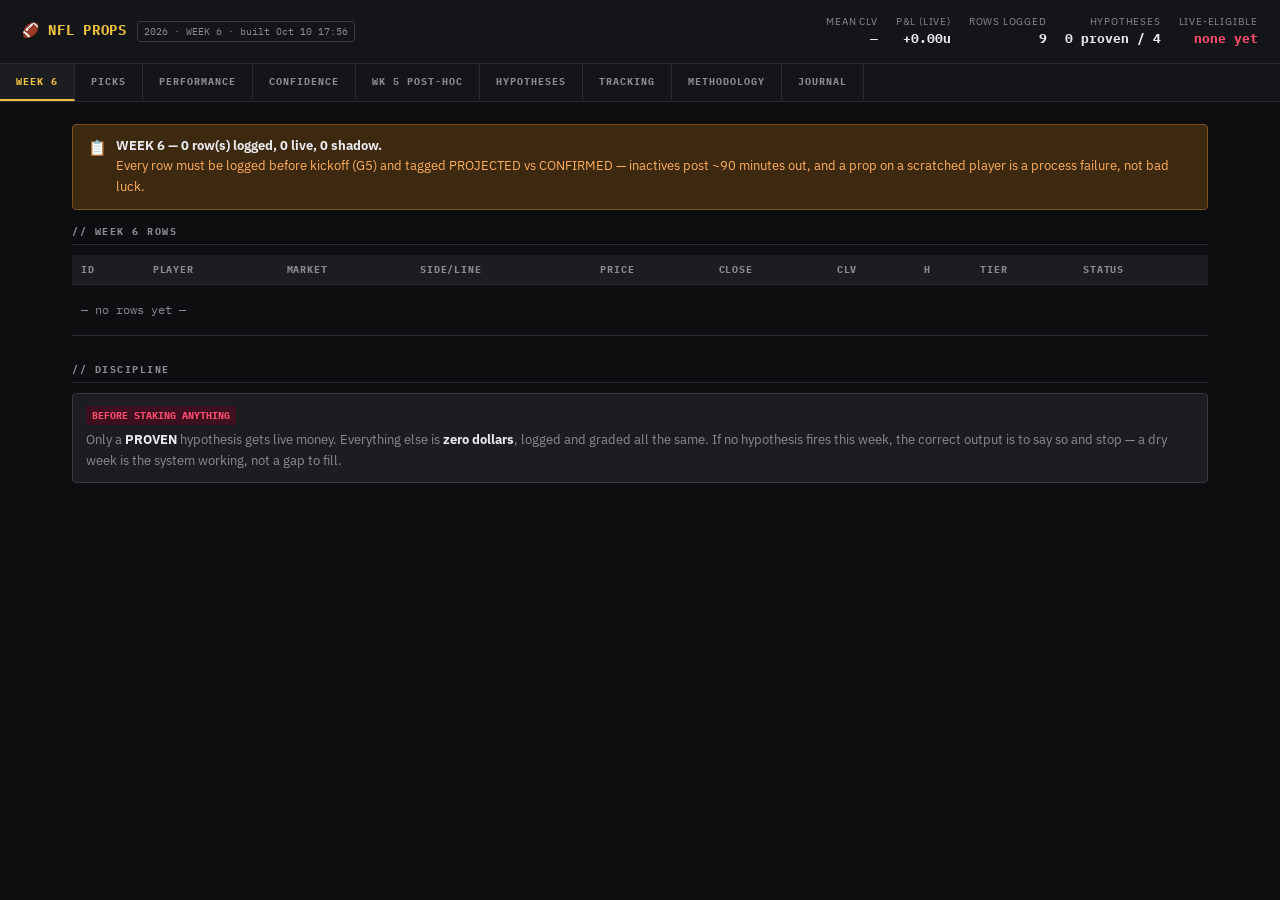
<file: dashboards/nfl/nfl_2026_wk06.html>
<!DOCTYPE html>
<html lang="en">
<head>
<meta charset="UTF-8">
<meta name="viewport" content="width=device-width, initial-scale=1.0">
<title>NFL Props — 2026 Week 6</title>
<style>
@import url('https://fonts.googleapis.com/css2?family=IBM+Plex+Mono:wght@400;500;600;700&family=IBM+Plex+Sans:wght@300;400;500;600&display=swap');
:root{--bg:#0d0e10;--surface:#141518;--surface2:#1c1d21;--border:#2a2b30;--border2:#3a3b42;--text:#e8e9ec;--muted:#8a8b94;--accent:#f0c040;--green:#3ddc84;--red:#ff4d6d;--blue:#4da6ff;--orange:#ff8c42;--purple:#b57bee;--teal:#2dd4bf;--gold:#ffd700;}
*{box-sizing:border-box;margin:0;padding:0;}
body{background:var(--bg);color:var(--text);font-family:'IBM Plex Sans',sans-serif;font-size:14px;line-height:1.5;}
.header{background:var(--surface);border-bottom:1px solid var(--border);padding:14px 22px;display:flex;align-items:center;justify-content:space-between;flex-wrap:wrap;gap:8px;}
.htitle{font-family:'IBM Plex Mono',monospace;font-size:14px;font-weight:700;color:var(--accent);letter-spacing:.05em;}
.hver{font-family:'IBM Plex Mono',monospace;font-size:10px;color:var(--muted);border:1px solid var(--border2);padding:2px 6px;border-radius:3px;}
.hstats{display:flex;gap:18px;flex-wrap:wrap;}
.hs{text-align:right;}
.hs-l{font-size:10px;color:var(--muted);text-transform:uppercase;letter-spacing:.08em;}
.hs-v{font-family:'IBM Plex Mono',monospace;font-size:13px;font-weight:700;}
.pos{color:var(--green);}.neg{color:var(--red);}.neu{color:var(--text);}
.tabs{background:var(--surface);border-bottom:1px solid var(--border);display:flex;overflow-x:auto;scrollbar-width:none;}
.tabs::-webkit-scrollbar{display:none;}
.tab{padding:11px 16px;font-family:'IBM Plex Mono',monospace;font-size:10px;font-weight:700;letter-spacing:.1em;text-transform:uppercase;color:var(--muted);cursor:pointer;border-bottom:2px solid transparent;white-space:nowrap;border-right:1px solid var(--border);background:none;border-top:none;border-left:none;transition:all .15s;}
.tab:hover{color:var(--text);background:var(--surface2);}
.tab.active{color:var(--accent);border-bottom-color:var(--accent);background:var(--surface2);}
.nb{display:inline-block;background:var(--red);color:#fff;font-size:8px;padding:1px 4px;border-radius:2px;margin-left:4px;vertical-align:middle;}
.nb.g{background:var(--green);}.nb.gold{background:var(--gold);color:#000;}
.tc{display:none;padding:22px;max-width:1180px;margin:0 auto;}
.tc.active{display:block;}
.sec{margin-bottom:26px;}
.sec-t{font-family:'IBM Plex Mono',monospace;font-size:10px;font-weight:700;letter-spacing:.15em;text-transform:uppercase;color:var(--muted);margin-bottom:10px;padding-bottom:5px;border-bottom:1px solid var(--border);}
.scards{display:grid;grid-template-columns:repeat(auto-fill,minmax(155px,1fr));gap:10px;margin-bottom:20px;}
.sc{background:var(--surface);border:1px solid var(--border);border-radius:4px;padding:11px 13px;}
.sc.gold-card{border:2px solid var(--gold);background:linear-gradient(to bottom,#2a2010,#141518);}
.sc.red-card{border:2px solid var(--red);background:linear-gradient(to bottom,#2a1010,#141518);}
.sc-l{font-size:10px;color:var(--muted);text-transform:uppercase;letter-spacing:.08em;margin-bottom:3px;}
.sc-v{font-family:'IBM Plex Mono',monospace;font-size:19px;font-weight:700;}
.sc-s{font-size:11px;color:var(--muted);margin-top:2px;}
.pc{background:var(--surface);border:1px solid var(--border);border-radius:4px;border-left:4px solid var(--green);padding:14px 18px;margin-bottom:13px;}
.pc.skip{border-left-color:var(--border2);opacity:.7;}
.pc.shadow{border-left-color:var(--purple);}
.pc.loss{border-left-color:var(--red);}
.pc.win{border-left-color:var(--green);}
.pc.info{border-left-color:var(--blue);}
.pc.warn{border-left-color:var(--orange);}
.pc.under{border-left-color:var(--teal);}
.pc.live{border-left-color:var(--green);border-left-width:6px;background:linear-gradient(to right,#0d2a1a 0%,var(--surface) 8%);}
.ph{display:flex;align-items:center;justify-content:space-between;flex-wrap:wrap;gap:7px;margin-bottom:7px;}
.pm{font-family:'IBM Plex Mono',monospace;font-size:13px;font-weight:700;}
.pmeta{display:flex;gap:6px;flex-wrap:wrap;}
.badge{font-family:'IBM Plex Mono',monospace;font-size:10px;font-weight:700;padding:2px 6px;border-radius:3px;letter-spacing:.04em;}
.bgold{background:#3d3210;color:var(--gold);border:1px solid var(--gold);}
.bf{background:#1a3d2a;color:var(--green);border:1px solid #2a5a3a;}
.bq{background:#1a2d3d;color:var(--blue);border:1px solid #1a3d5a;}
.bbl{background:#3d3210;color:var(--accent);border:1px solid #5a4a10;}
.bvu{background:#3d1020;color:var(--red);border:1px solid #5a1530;}
.bly{background:#3d2010;color:var(--orange);border:1px solid #5a3015;}
.bsk{background:#1a1b20;color:var(--muted);border:1px solid var(--border);}
.bsh{background:#2a1a3d;color:var(--purple);border:1px solid #5a3a7a;}
.btl{background:#0d2d2a;color:var(--teal);border:1px solid #1a5a52;}
.bc2{background:#1a2d3d;color:var(--blue);border:1px solid #1a3d5a;}
.bc3{background:#3d3210;color:var(--accent);border:1px solid #5a4a10;}
.bwi{background:#1a3d2a;color:var(--green);}
.blo{background:#3d1020;color:var(--red);}
.bpu{background:#3d3210;color:var(--accent);border:1px solid #5a4a10;}
.bnw{background:#0d3a1a;color:#5adc84;border:1px solid #2a7a40;}
.bdr{background:#5a1020;color:#ff8080;border:1px solid #7a2030;}
.bcw{background:#0d3a1a;color:#5adc84;border:1px solid #2a7a40;}
.bgw{background:#3d2810;color:var(--orange);border:1px solid #7a5020;}
.btls{background:#1a2d3d;color:var(--blue);border:1px solid #1a3d5a;}
.bfl{background:#1a1b20;color:var(--muted);border:1px solid var(--border2);}
.bsu{background:#1a1b20;color:var(--muted);border:1px solid var(--border2);}
.bsd{background:#1a2d3d;color:var(--blue);border:1px solid #1a3d5a;}
.bsc{background:#3d2810;color:var(--orange);border:1px solid #7a5020;}
.bsh2{background:#0d3a1a;color:#5adc84;border:1px solid #2a7a40;}
.bsr{background:#3d1020;color:#ff6080;border:1px solid #5a1530;}
.pb{font-size:13px;color:var(--muted);line-height:1.6;}
.pb strong{color:var(--text);}
.gt{color:var(--green);}.rt{color:var(--red);}.ot{color:var(--orange);}.pt{color:var(--purple);}.tl{color:var(--teal);}
.tbl{width:100%;border-collapse:collapse;font-size:12px;margin-bottom:14px;}
.tbl th{background:var(--surface2);color:var(--muted);font-family:'IBM Plex Mono',monospace;font-size:10px;letter-spacing:.08em;text-transform:uppercase;padding:7px 9px;text-align:left;border-bottom:1px solid var(--border);}
.tbl td{padding:7px 9px;border-bottom:1px solid var(--border);vertical-align:middle;}
.tbl tr:hover td{background:var(--surface2);}
.mono{font-family:'IBM Plex Mono',monospace;}
.rb{background:var(--surface);border:1px solid var(--border);border-radius:4px;padding:12px 15px;margin-bottom:10px;}
.rb.nr{border-color:var(--red);}.rb.new{border-color:var(--green);}.rb.lockd{border-color:var(--green);background:linear-gradient(to right,#0d2a1a 0%,var(--surface) 5%);}
.rb.under{border-color:var(--teal);background:linear-gradient(to right,#0d2422,var(--surface));}
.rid{font-family:'IBM Plex Mono',monospace;font-size:11px;font-weight:700;color:var(--accent);margin-bottom:3px;}
.rid.nr{color:var(--red);}.rid.new{color:var(--green);}.rid.under{color:var(--teal);}
.rdesc{font-size:13px;color:var(--text);line-height:1.5;}
.al{border-radius:4px;padding:11px 15px;margin-bottom:14px;font-size:13px;display:flex;align-items:flex-start;gap:9px;}
.al.res{background:#0d2a1a;border:1px solid #1a5a30;}
.al.act{background:#3d1010;border:1px solid #7a2020;}
.al.inf{background:#1a1d3a;border:1px solid #2a3060;}
.al.warn{background:#3d2810;border:1px solid #7a5020;}
.al.under{background:#0d2422;border:1px solid #1a5a52;}
.al-ic{font-size:15px;flex-shrink:0;margin-top:1px;}
.al-tx{line-height:1.6;}.al-tx strong{color:var(--text);}
.res .al-tx{color:#5adc84;}.act .al-tx{color:#ff8080;}.inf .al-tx{color:#9090ff;}.warn .al-tx{color:#ffb060;}.under .al-tx{color:#4dd4c0;}
.ins{background:var(--surface2);border:1px solid var(--border2);border-radius:4px;padding:11px 13px;margin-bottom:9px;font-size:13px;}
.ins-tag{display:inline-block;font-family:'IBM Plex Mono',monospace;font-size:10px;font-weight:700;background:#3d3210;color:var(--accent);padding:2px 6px;border-radius:2px;margin-bottom:5px;}
.ins-tag.g{background:#1a3d2a;color:var(--green);}.ins-tag.r{background:#3d1020;color:var(--red);}.ins-tag.tl{background:#0d2d2a;color:var(--teal);}.ins-tag.b{background:#1a2d3d;color:var(--blue);}
.ins p{color:var(--muted);line-height:1.6;}.ins p strong{color:var(--text);}
.f5box{background:var(--surface2);border:1px solid var(--border2);border-radius:4px;padding:10px 12px;margin:9px 0;font-family:'IBM Plex Mono',monospace;font-size:12px;}
.f5box table{width:100%;}.f5box td{padding:3px 7px;}
.f5box .hdr td{color:var(--muted);font-size:10px;letter-spacing:.06em;text-transform:uppercase;border-bottom:1px solid var(--border);padding-bottom:5px;}
.f5box .f5tot td{font-weight:700;color:var(--accent);border-top:1px solid var(--border);padding-top:5px;}
.r15box{background:#0d2a1a;border:1px solid #2a7a40;border-radius:4px;padding:10px 13px;margin:8px 0;font-size:12px;}
.r15box strong{color:var(--green);font-family:'IBM Plex Mono',monospace;}
.jumprow{display:flex;gap:8px;flex-wrap:wrap;margin-bottom:20px;padding:10px 12px;background:var(--surface2);border:1px solid var(--border2);border-radius:6px;position:sticky;top:0;z-index:5;}
.jumplink{font-family:'IBM Plex Mono',monospace;font-size:11px;font-weight:700;letter-spacing:.04em;color:var(--accent);background:var(--surface);border:1px solid var(--border2);border-radius:4px;padding:6px 12px;cursor:pointer;text-decoration:none;transition:all .15s;}
.jumplink:hover{background:var(--accent);color:#000;border-color:var(--accent);}
.mergehead{display:flex;align-items:center;gap:12px;margin:8px 0 18px;padding:14px 16px;background:linear-gradient(to right,var(--surface2),var(--surface));border:1px solid var(--border2);border-left:5px solid var(--accent);border-radius:6px;scroll-margin-top:70px;}
.mergehead .mh-ic{font-size:22px;}
.mergehead .mh-t{font-family:'IBM Plex Mono',monospace;font-size:16px;font-weight:700;color:var(--text);letter-spacing:.04em;}
.mergehead .mh-s{font-size:12px;color:var(--muted);margin-top:2px;}
.mergediv{border:none;border-top:2px dashed var(--border2);margin:32px 0;}
@media(max-width:700px){.scards{grid-template-columns:repeat(2,1fr);}.header{flex-direction:column;}.hstats{gap:10px;}.hs{text-align:left;}}

/* --- form controls -------------------------------------------------------
   Added for the live console. Uses the existing tokens only — restyling the
   :root block still restyles these. */
.frm{background:var(--surface);border:1px solid var(--border);border-radius:4px;padding:14px 16px;margin-bottom:14px;}
.frm-t{font-family:'IBM Plex Mono',monospace;font-size:10px;font-weight:700;letter-spacing:.1em;text-transform:uppercase;color:var(--accent);margin-bottom:11px;}
.fgrid{display:grid;grid-template-columns:repeat(auto-fit,minmax(148px,1fr));gap:11px;}
.fld{display:block;}
.fld-l{display:block;font-size:10px;color:var(--muted);text-transform:uppercase;letter-spacing:.07em;margin-bottom:4px;}
.inp,select.inp,textarea.inp{width:100%;background:var(--bg);border:1px solid var(--border2);color:var(--text);padding:6px 9px;font-size:12px;border-radius:3px;font-family:'IBM Plex Mono',monospace;}
.inp:focus{outline:2px solid var(--accent);outline-offset:-1px;}
textarea.inp{min-height:52px;resize:vertical;line-height:1.5;}
.btn{background:var(--surface2);border:1px solid var(--border2);color:var(--text);font-family:'IBM Plex Mono',monospace;font-size:11px;font-weight:700;letter-spacing:.06em;text-transform:uppercase;padding:7px 15px;border-radius:3px;cursor:pointer;transition:all .15s;}
.btn:hover{border-color:var(--accent);color:var(--accent);}
.btn:focus-visible{outline:2px solid var(--accent);outline-offset:1px;}
.btn.go{background:#3d3210;border-color:#5a4a10;color:var(--accent);}
.btn.go:hover{background:var(--accent);color:#000;}
.irow{display:flex;gap:6px;align-items:center;flex-wrap:wrap;}
.irow .inp{width:84px;}
.flash{border-radius:4px;padding:10px 14px;margin-bottom:16px;font-size:13px;border:1px solid;}
.flash.ok{background:#0d2a1a;border-color:#1a5a30;color:#5adc84;}
.flash.err{background:#3d1010;border-color:#7a2020;color:#ff8080;}
.tklink{color:var(--accent);text-decoration:none;font-family:'IBM Plex Mono',monospace;font-size:11px;font-weight:700;}
.tklink:hover{text-decoration:underline;}
.gatebar{height:4px;background:var(--surface2);border-radius:2px;overflow:hidden;margin-top:4px;}
.gatebar span{display:block;height:100%;background:var(--accent);}

.wkpick{display:inline-block;margin-left:4px;}
select.inp.wk{width:auto;padding:3px 8px;font-size:10px;font-weight:700;letter-spacing:.08em;text-transform:uppercase;color:var(--accent);border-color:var(--border2);background:var(--surface2);cursor:pointer;}
select.inp.wk:hover{border-color:var(--accent);}

</style>
</head>
<body>
<div class="header"><div style="display:flex;align-items:baseline;gap:10px"><span class="htitle">🏈 NFL PROPS</span><span class="hver">2026 · WEEK 6 · built Oct 10 17:56</span></div><div class="hstats"><div class="hs"><div class="hs-l">Mean CLV</div><div class="hs-v neu">—</div></div><div class="hs"><div class="hs-l">P&amp;L (live)</div><div class="hs-v neu">+0.00u</div></div><div class="hs"><div class="hs-l">Rows logged</div><div class="hs-v neu">9</div></div><div class="hs"><div class="hs-l">Hypotheses</div><div class="hs-v neu">0 proven / 4</div></div><div class="hs"><div class="hs-l">Live-eligible</div><div class="hs-v neg">none yet</div></div></div></div><div class="tabs"><button class="tab active" onclick="showTab('week',this)">WEEK 6</button><button class="tab" onclick="showTab('candidates',this)">PICKS</button><button class="tab" onclick="showTab('performance',this)">PERFORMANCE</button><button class="tab" onclick="showTab('confidence',this)">CONFIDENCE</button><button class="tab" onclick="showTab('posthoc',this)">WK 5 POST-HOC</button><button class="tab" onclick="showTab('hypotheses',this)">HYPOTHESES</button><button class="tab" onclick="showTab('tracking',this)">TRACKING</button><button class="tab" onclick="showTab('methodology',this)">METHODOLOGY</button><button class="tab" onclick="showTab('journal',this)">JOURNAL</button></div><div id="tab-week" class="tc active"><div class="al warn"><div class="al-ic">📋</div><div class="al-tx"><strong>WEEK 6 — 0 row(s) logged, 0 live, 0 shadow.</strong><br>Every row must be logged before kickoff (G5) and tagged PROJECTED vs CONFIRMED — inactives post ~90 minutes out, and a prop on a scratched player is a process failure, not bad luck.</div></div><div class="sec"><div class="sec-t">// Week 6 rows</div><table class="tbl"><thead><tr><th>ID</th><th>Player</th><th>Market</th><th>Side/Line</th><th>Price</th><th>Close</th><th>CLV</th><th>H</th><th>Tier</th><th>Status</th></tr></thead><tbody><tr><td colspan="10" class="mono" style="color:var(--muted);padding:16px 9px">— no rows yet —</td></tr></tbody></table></div><div class="sec"><div class="sec-t">// Discipline</div><div class="ins"><span class="ins-tag r">BEFORE STAKING ANYTHING</span><p>Only a <strong>PROVEN</strong> hypothesis gets live money. Everything else is <strong>zero dollars</strong>, logged and graded all the same. If no hypothesis fires this week, the correct output is to say so and stop — a dry week is the system working, not a gap to fill.</p></div></div></div><div id="tab-candidates" class="tc"><div class="scards"><div class="sc"><div class="sc-l">Board lines</div><div class="sc-v neu">3,524</div><div class="sc-s">captured this week</div></div><div class="sc"><div class="sc-l">Players w/ usage</div><div class="sc-v neu">416</div><div class="sc-s">current season</div></div><div class="sc"><div class="sc-l">Candidates</div><div class="sc-v neu">0</div><div class="sc-s">proposals, zero staked</div></div><div class="sc"><div class="sc-l">Unevaluable</div><div class="sc-v neg">2</div><div class="sc-s">hypotheses blocked</div></div></div><div class="al under"><div class="al-ic">⚖</div><div class="al-tx"><strong>Nothing on this tab is a bet.</strong><br>Candidates are proposals produced by a rule. Logging one is a decision only you make, and it still opens at zero stake unless the hypothesis is PROVEN.</div></div><div class="sec"><div class="sec-t">// Parlays</div><div class="ins"><span class="ins-tag b">NO SLIP THIS WEEK</span><p>0 qualifying single prop(s). A parlay built from fewer than two of them is not a parlay, and padding it with legs the engine did not recommend is how a disciplined system becomes a lottery ticket.</p></div></div><div class="sec"><div class="sec-t">// By hypothesis — what the scanner tested</div><div class="pc loss"><div class="ph"><span class="pm">H1 — Route-participation lag</span><div class="pmeta"><span class="badge bvu">UNEVALUABLE</span><span class="badge bsr">SHADOW</span></div></div><div class="pb"><p><strong>Notes</strong></p><ul><li>trigger names &#x27;route participation&#x27; — routes run is not in any free nflverse feed</li><li>trigger names &#x27;targets per route run&#x27; — needs routes run</li></ul></div></div><div class="pc skip"><div class="ph"><span class="pm">H2 — Second-order target absorption</span><div class="pmeta"><span class="badge bsr">NO CANDIDATES</span><span class="badge bsr">SHADOW</span></div></div><div class="pb"><p><strong>Notes</strong></p><ul><li>no player with &gt;= 20% target share is ruled OUT or DOUBTFUL this week, so there is nothing to absorb</li></ul></div></div><div class="pc loss"><div class="ph"><span class="pm">H3 — Friday-news latency (CLV-primary)</span><div class="pmeta"><span class="badge bvu">UNEVALUABLE</span><span class="badge bsr">SHADOW</span></div></div><div class="pb"><p><strong>Notes</strong></p><ul><li>needs two prop-board snapshots to measure line movement; 1 open + 0 close captured for week 6</li><li>the Thursday slate pull and the Sunday closing pull are the intended pair</li></ul></div></div><div class="pc skip"><div class="ph"><span class="pm">H5 — Expression-form control (meta)</span><div class="pmeta"><span class="badge bsr">NO CANDIDATES</span><span class="badge bsr">SHADOW</span></div></div><div class="pb"><p><strong>Notes</strong></p><ul><li>rides on H1/H2 rows — pairs are created when a parent row is logged, not scanned for independently</li></ul></div></div></div><div class="sec"><div class="sec-t">// Reading this tab</div><div class="ins"><span class="ins-tag r">UNEVALUABLE IS NOT A DRY WEEK</span><p>A hypothesis with no candidates was tested and found nothing — that is the system working. A hypothesis marked <strong>UNEVALUABLE</strong> was never tested at all, because its trigger names an input that does not exist in the data being collected. Left alone it sits at zero rows all season looking patient. Amend the trigger, fund the source, or retire it.</p></div></div></div><div id="tab-performance" class="tc"><div class="scards"><div class="sc"><div class="sc-l">Mean CLV</div><div class="sc-v neu">—</div><div class="sc-s">n=0 · primary signal</div></div><div class="sc"><div class="sc-l">Beat the close</div><div class="sc-v neu">—</div><div class="sc-s">rows with +CLV</div></div><div class="sc"><div class="sc-l">P&amp;L (live only)</div><div class="sc-v neu">+0.00u</div><div class="sc-s">0 staked row(s)</div></div><div class="sc"><div class="sc-l">Graded record</div><div class="sc-v neu">0-0</div><div class="sc-s">incl. shadow rows</div></div><div class="sc"><div class="sc-l">Shadow rows</div><div class="sc-v neu">9</div><div class="sc-s">tracked, unstaked</div></div></div><div class="sec"><div class="sec-t">// Why CLV leads</div><div class="ins"><span class="ins-tag tl">READ THIS BEFORE THE P&amp;L</span><p>With ~16 games a week, <strong>win-loss says almost nothing</strong> across dozens of rows. Mean CLV is the number that resolves first: a hypothesis that persistently beats the close is real even at a middling hit rate, and one that loses to the close is noise even while it is winning. Judge the season on CLV and margin vs fair — not the record.</p></div></div><div class="sec"><div class="sec-t">// Weekly log</div><table class="tbl"><thead><tr><th>Week</th><th>Rows</th><th>Live</th><th>Mean CLV</th><th>P&amp;L</th></tr></thead><tbody><tr><td><span class="mono">Week 3</span></td><td><span class="mono">9</span></td><td><span class="mono">0</span></td><td><span class="mono neu">—</span></td><td><span class="mono neu">+0.000u</span></td></tr></tbody></table></div></div><div id="tab-confidence" class="tc"><div class="al under"><div class="al-ic">⚖</div><div class="al-tx"><strong>Two-step ratification.</strong> Every classification is PROPOSED by Claude, then RATIFIED by you. Nothing credits the confidence ledger until you sign off — and Claude never ratifies its own work. Disagreement is logged signal, not a problem to smooth over.</div></div><div class="sec"><div class="sec-t">// Awaiting your ratification</div><table class="tbl"><thead><tr><th>ID</th><th>H</th><th>Proposed</th><th>Rationale</th></tr></thead><tbody><tr><td colspan="4" class="mono" style="color:var(--muted);padding:16px 9px">— no rows yet —</td></tr></tbody></table></div><div class="sec"><div class="sec-t">// Per-hypothesis state</div><table class="tbl"><thead><tr><th>H</th><th>Name</th><th>Tier</th><th>Rows / min-n</th><th>Mean CLV</th></tr></thead><tbody><tr><td><span class="mono">H1</span></td><td>Route-participation lag</td><td><span class="badge bsr">SHADOW</span></td><td><span class="mono">0/40</span></td><td><span class="mono neu">—</span></td></tr><tr><td><span class="mono">H2</span></td><td>Second-order target absorption</td><td><span class="badge bsr">SHADOW</span></td><td><span class="mono">0/25</span></td><td><span class="mono neu">—</span></td></tr><tr><td><span class="mono">H3</span></td><td>Friday-news latency (CLV-primary)</td><td><span class="badge bsr">SHADOW</span></td><td><span class="mono">0/20</span></td><td><span class="mono neu">—</span></td></tr><tr><td><span class="mono">H5</span></td><td>Expression-form control (meta)</td><td><span class="badge bsr">SHADOW</span></td><td><span class="mono">0/30</span></td><td><span class="mono neu">—</span></td></tr></tbody></table></div><div class="sec"><div class="sec-t">// Ratified history</div><table class="tbl"><thead><tr><th>Date</th><th>H</th><th>Class</th><th>Note</th></tr></thead><tbody><tr><td colspan="4" class="mono" style="color:var(--muted);padding:16px 9px">— no rows yet —</td></tr></tbody></table></div></div><div id="tab-posthoc" class="tc"><div class="al warn"><div class="al-ic">🔬</div><div class="al-tx"><strong>No graded rows for week 5 yet.</strong><br>Run <span class='mono'>python scripts/grade.py --week 5</span> after the games, then propose classifications.</div></div></div><div id="tab-hypotheses" class="tc"><div class="al under"><div class="al-ic">⚖</div><div class="al-tx"><strong>Definitions are editable only while a hypothesis holds zero rows.</strong><br>Once the first row lands, triggers freeze until the hypothesis reaches its minimum sample. Retuning on a handful of rows looks like learning and behaves like drift.</div></div><div class="ins"><span class="ins-tag tl">LAST REVISION</span><p>2026-09-20: every hypothesis now states a CLAIMED EDGE -- how far it thinks the market is wrong, in what unit, and what realised number would prove the claim false. Without that there is nothing to rank recommendations by and nothing to falsify: &quot;the market is wrong about this player&quot; is a mood, not a hypothesis. The numbers below are PROPOSED and need ratification. They are deliberately modest; a claimed edge that does not clear prop vig means the read is real and unbettable, which the engine now says out loud.</p></div><div class="sec"><div class="sec-t">// Open hypotheses</div><div class="pc shadow"><div class="ph"><span class="pm">H1 — Route-participation lag</span><div class="pmeta"><span class="badge bsr">SHADOW</span><span class="badge bly">CONJUNCTION</span><span class="badge bc2">EDGE ON OPPORTUNITY</span><span class="badge bpu">OPENS WK 3</span></div></div><div class="pb"><p><strong>Mechanism.</strong> Receiving prop lines are anchored to recent RESULT stats (yards, catches) and to name recognition. Route participation is the stable input and it moves BEFORE results do -- a player promoted into a full-time route role keeps a line priced off two weeks of low production in a smaller role. The market&#x27;s error is anchoring on output while the input has already re-based. This is the cleanest available instance of G4.</p><p><strong>Fires when — all of:</strong></p><ul><li>route participation &gt;= 78% in the most recent game</li><li>route participation rose &gt;= 12 percentage points vs the player&#x27;s prior 3-game average</li><li>the receptions line has NOT moved up more than 0.5 vs the prior week</li><li>targets per route run &gt;= 0.18 over the same window, and NOT trending down while route share rises (added 2026-09-19 -- a route-share read with no conversion floor is half a hypothesis)</li></ul><p><strong>Conditions this expression requires</strong> (G3a — no prop is a single condition):</p><table class="tbl"><thead><tr><th>Condition</th><th>What has to be true</th></tr></thead><tbody><tr><td><span class="mono">opportunity</span></td><td>route participation holds at the observed level</td></tr><tr><td><span class="mono">conversion</span></td><td>targets arrive at his established targets-per-route-run</td></tr></tbody></table><p><strong>Verified on (G4):</strong> route participation (routes run / team dropbacks), last 3 games · target share and targets per route run (TPRR) · snap share, and whether the promotion has a durable cause (injury to a teammate, scheme change) or a one-week script artifact · team PROE -- a rising route share on a run-heavy team is worth less</p><p><strong>Expression.</strong> player_receptions OVER</p><div class="ins"><span class="ins-tag b">WHY IT IS FLAGGED THIS WAY</span><p>Revised 2026-09-19 under G3a. This was logged as conjunction:false, which was wrong -- receptions needs both the routes AND the targets, and the two are separately priced and separately variable. The read claims edge on opportunity only; conversion is assumed, not predicted, and is graded as an assumption that held or failed. Receptions is still chosen over receiving yards deliberately: yards adds a THIRD condition (efficiency -- aDOT, YAC, catch depth). Fewer conditions, not one.</p></div><p><strong>Dies if.</strong> Mean margin vs fair &lt;= 0 over 40 rows, or mean CLV &lt;= 0 over 25 rows. Also dies if TPRR turns out to fall as route share rises (i.e. the promotion is dilution, not opportunity) -- that would mean the mechanism is backwards, not merely weak.</p><p><strong>Gate.</strong> 0 of 40 rows · mean CLV — · mean margin —</p><p class="mut">Expected fire rate 3-6 rows/week from Week 3 =&gt; ~50-90 rows/season. Reachable. This is the hypothesis most likely to produce a real verdict.</p></div></div><div class="pc shadow"><div class="ph"><span class="pm">H2 — Second-order target absorption</span><div class="pmeta"><span class="badge bsr">SHADOW</span><span class="badge bpu">OPENS WK 3</span></div></div><div class="pb"><p><strong>Mechanism.</strong> When a high-target player is ruled out, the market moves the obvious replacement at that position and stops. Vacated targets do not redistribute by depth chart -- they redistribute by alignment and route tree. The slot receiver and the TE frequently absorb more of a vacated outside WR&#x27;s targets than the WR3 who &quot;replaces&quot; him does. The market prices the headline substitution and underprices the distribution.</p><p><strong>Fires when — all of:</strong></p><ul><li>a teammate with &gt;= 20% target share (last 3 games) is ruled OUT or is CONFIRMED inactive</li><li>the candidate ran &gt;= 55% of routes WITH that teammate active</li><li>the candidate&#x27;s alignment overlaps the absent player&#x27;s (slot/TE absorbing an outside WR, or the inverse), verified on route data -- not assumed from the depth chart</li></ul><p><strong>Verified on (G4):</strong> target share with and without the absent teammate (prior-season splits acceptable in the first weeks, tagged as such) · route participation and alignment split (slot rate / wide rate) · team pass attempts and PROE -- absorption of a share is worthless if total volume collapses</p><p><strong>Expression.</strong> player_receptions OVER (primary), player_reception_yds OVER (secondary, logged in parallel per H5)</p><p><strong>Dies if.</strong> Mean margin vs fair &lt;= 0 over 25 rows. Dies faster if the mechanism check fails independent of the bet: if measured absorbed target share does not exceed the candidate&#x27;s baseline in a majority of fires, the read is wrong even where the props happen to cash. Track that in mechanism.csv.</p><p><strong>Gate.</strong> 0 of 25 rows · mean CLV — · mean margin —</p><p class="mut">Expected 1-2 rows/week =&gt; ~25-35 rows/season. Borderline. Likely to end the season with a directional read and no verdict. Accept that up front.</p></div></div><div class="pc shadow"><div class="ph"><span class="pm">H3 — Friday-news latency (CLV-primary)</span><div class="pmeta"><span class="badge bsr">SHADOW</span><span class="badge bpu">OPENS WK 1</span></div></div><div class="pb"><p><strong>Mechanism.</strong> Prop markets for non-marquee players are thin, posted late, and repriced slowly after Friday practice reports and Saturday designations. Sides and totals absorb injury news within minutes; a WR3&#x27;s receptions line can sit stale into Sunday morning. The error is not in the market&#x27;s estimate -- it is in the market&#x27;s SPEED, on the least-attended boards. This is the one hypothesis that needs no current-season usage history, so it is the only one that can open now.</p><p><strong>Fires when — all of:</strong></p><ul><li>a role-relevant designation lands Fri/Sat (starter ruled OUT, or a candidate upgraded to full participation off an injury)</li><li>the affected player&#x27;s prop is posted and has not moved &gt;= 0.5 line or &gt;= 10 cents within 4 hours of the news</li><li>the player&#x27;s projected role is legible from prior usage or, in Weeks 1-2 only, from preseason/camp role -- tagged PROJECTED</li></ul><p><strong>Verified on (G4):</strong> timestamp of the news vs timestamp of the line · line and price across all four books -- a single stale book is a different (and weaker) claim than a stale market · the projected role itself (routes/snaps the player would inherit)</p><p><strong>Expression.</strong> whichever prop the news most directly implicates, OVER or UNDER as the news dictates. Record the news timestamp in notes.</p><p><strong>Dies if.</strong> Mean CLV &lt;= 0 over 20 rows. This hypothesis is graded on CLV FIRST and W/L a distant second: if the line does not move toward the stake price by close, there was no latency to exploit and the read was imagined. A positive W/L with flat CLV here is GAMBLED, not CONFIRMED.</p><p><strong>Gate.</strong> 0 of 20 rows · mean CLV — · mean margin —</p><p class="mut">1-3 rows/week =&gt; ~30-50 rows/season. CLV stabilizes faster than margin, so 20 rows is a real (if early) read on this one specifically.</p><div class="al warn"><div class="al-ic">⚠</div><div class="al-tx">Requires paid Odds API historical endpoints or disciplined manual capture at two timestamps. Without a real close, this hypothesis cannot be graded at all -- do not open it on manual-only capture.</div></div></div></div><div class="pc shadow"><div class="ph"><span class="pm">H5 — Expression-form control (meta)</span><div class="pmeta"><span class="badge bsr">SHADOW</span><span class="badge bpu">OPENS WK 3</span></div></div><div class="pb"><p><strong>Mechanism.</strong> Not a market read. A test of G3 itself. The claim is that for one underlying read, the single-condition expression (receptions, attempts) produces better mean margin vs fair and better CLV than the multi-condition expression (yards), because the yards line silently charges for an efficiency condition the read never claimed. If true, every future hypothesis should default to counting stats. If false, the repo&#x27;s structural preference for props is weaker than assumed and G3 needs amending.</p><p><strong>Fires when — all of:</strong></p><ul><li>any H1 or H2 row fires and both expressions are available on the board</li></ul><p><strong>Verified on (G4):</strong> same underlying as the parent row; no additional verification needed</p><p><strong>Axes under test:</strong></p><table class="tbl"><thead><tr><th>Axis</th><th>Paired against</th><th>Claim</th></tr></thead><tbody><tr><td><span class="mono">form</span></td><td>counting stat (receptions, attempts) vs yardage on the same read</td><td>fewer conditions should produce better margin vs fair and CLV</td></tr><tr><td><span class="mono">anchor</span></td><td>volume-anchored read (team pass attempts, implied total, funnel matchup) vs share-anchored read (target share, targets per route run) on the same game</td><td>Team pass volume is heavily bet and tied to the game total, so it is priced efficiently. Individual share is priced off reputation and season-long averages and moves slower. If that holds, the edge lives in share, and a volume-anchored read is buying something the market already knows. Week 1 is one data point consistent with this and nothing more -- it is why the axis exists, not evidence for it.</td></tr></tbody></table><p><strong>Expression.</strong> parallel shadow rows on the identical read, identical timestamp, sharing a pair_id</p><p><strong>Dies if.</strong> Per axis, independently. FORM: paired mean margin vs fair shows no advantage to the fewer-condition expression over 30 pairs, or the advantage reverses. ANCHOR: share-anchored reads show no advantage over volume-anchored ones across 30 pairs. Either axis can die alone.</p><p><strong>Gate.</strong> 0 of 30 rows · mean CLV — · mean margin —</p><p class="mut">Rides free on H1/H2 -- costs no additional judgment and no dollars, and doubles the row count from reads already being made. This is the cheapest sample in the repo and directly attacks the sample-starvation problem.</p><div class="al warn"><div class="al-ic">⚠</div><div class="al-tx">Pairs must share a pair_id in bets.csv notes for the comparison to be computable. Suggest adding a pair_id column.</div></div></div></div></div><div class="sec"><div class="sec-t">// Candidates — written down, not opened</div><div class="pc skip"><div class="ph"><span class="pm">H6 — Share-blind volume pricing</span><div class="pmeta"><span class="badge bly">NOT OPENED</span><span class="badge bc2">WRITTEN 2026-09-19</span></div></div><div class="pb"><p><strong>Mechanism.</strong> Receiving lines move with the team&#x27;s implied total and with the opposing defence&#x27;s pass-funnel reputation, but not with the player&#x27;s own target share trend. If true, a player whose share is declining inside a rising team total is systematically overpriced -- the line inherits the team&#x27;s good news and ignores his bad news.</p><p><strong>Why it stays closed.</strong> Three reasons, any one sufficient. (1) It needs three or more weeks of current-season share data, so it could not fire before Week 5 anyway. (2) It overlaps H1 enough that the two would compete for the same rows, and with ~16 games a week the binding constraint is sample, not ideas -- a fifth hypothesis makes all five slower to resolve. (3) It was suggested by one Sunday. One Sunday is not evidence of a market behaviour, and a catalogue that grows every time a bet loses is fitting noise with extra steps.</p><p><strong>Revisit.</strong> Week 6, and only if H1 has produced rows showing conversion failures are systematic rather than incidental.</p></div></div></div></div><div id="tab-tracking" class="tc"><div class="sec"><div class="sec-t">// CLV by hypothesis — the leading indicator</div><table class="tbl"><thead><tr><th>H</th><th>Rows</th><th>Mean CLV</th><th>Beat close</th><th>Signal</th></tr></thead><tbody><tr><td colspan="5" class="mono" style="color:var(--muted);padding:16px 9px">— no rows yet —</td></tr></tbody></table></div><div class="sec"><div class="sec-t">// Mechanism observations</div><table class="tbl"><thead><tr><th>Date</th><th>Player</th><th>Metric</th><th>Actual</th><th>Expected</th><th>Note</th></tr></thead><tbody><tr><td colspan="6" class="mono" style="color:var(--muted);padding:16px 9px">— no rows yet —</td></tr></tbody></table></div><div class="sec"><div class="sec-t">// Why these are separate</div><div class="ins"><span class="ins-tag b">G6 — MECHANISM, NOT MARKETS</span><p>Observations recovered from weeks you missed live here, tagged separately and permanently outside the bet ledger. They can tell you whether a mechanism holds; they can never tell you whether a bet would have won. Reconstructing a line after the fact is how a record starts flattering you.</p></div></div></div><div id="tab-methodology" class="tc"><div class="sec"><div class="sec-t">// Active rules</div><div class="rb new"><div class="rid new">G1 — Fair-line grading</div><div class="rdesc">Never grade against an arbitrary bar. Grade against the closing line or a clearly-labeled derived fair line. Judge hypotheses on mean margin vs fair, not W/L count.<br><br><em>Origin: A prior project&#x27;s hypothesis showed a 3-0 record against a soft bar that collapsed to ~0 edge against a fair line.</em></div></div><div class="rb new"><div class="rid new">G2 — CLV on every row</div><div class="rdesc">Capture line and price at stake-time AND at close on every row, including shadow rows. CLV is the primary early signal; with NFL sample sizes it reveals edge long before W/L can.</div></div><div class="rb new"><div class="rid new">G3 — Expression decomposition</div><div class="rdesc">Before staking, decompose the bet into the conditions it actually requires. Flag hidden conjunctions. Log conditions_required per row.<br><br><em>Origin: A moneyline expression presented as single-condition was a conjunction; the elite arm performed exactly as predicted and the bet still lost because the hidden second leg failed.</em></div></div><div class="rb new"><div class="rid new">G4 — Verify the underlying</div><div class="rdesc">Reads must rest on usage inputs (snap share, route participation, target share, aDOT, air yards, PROE, pressure rate, red-zone usage), not result stats (yards per game). Results regress; usage holds.</div></div><div class="rb new"><div class="rid new">G5 — Prospective only</div><div class="rdesc">A play counts only if identified, logged, and priced before kickoff. No retroactive &quot;would have won&quot; ever enters bets.csv.</div></div><div class="rb new"><div class="rid new">G6 — Retroactive mechanism capture</div><div class="rdesc">For missed weeks, recover mechanism not markets. Box-score-settled observations go to mechanism.csv, tagged separately, and inform a hypothesis&#x27;s truth but never the W/L ledger. Reconstructing a line is forbidden.</div></div></div><div class="sec"><div class="sec-t">// Amendment log</div><div class="pc info"><div class="ph"><span class="pm">Amendment to G3</span><div class="pmeta"><span class="badge bpu">PROPOSED</span><span class="badge bc2">G3</span><span class="badge bc2">2026-09-19</span></div></div><div class="pb"><p>G3a — no player prop is a single condition. Every prop expression requires at least two: OPPORTUNITY (the player is on the field in the role assumed) and CONVERSION (the opportunity turns into the counted event at his established rate). Stop recording conjunction as a boolean. Record both conditions, and name which one the read claims edge on. A read that claims edge on opportunity must not be graded as though it claimed conversion — that is how a half-correct read gets filed as a clean miss.</p><p><strong>Origin.</strong> Week 1 2026. A receiving read was logged as &quot;volume, single condition.&quot; Team volume arrived exactly as predicted -- 35 attempts, 254 yards -- and the player drew four targets, the second-fewest of his career. The opportunity condition held; the conversion condition collapsed. Logged as one condition, the ledger would have recorded a clean miss on a read that was half right, and the lesson would have been unavailable.</p></div></div></div></div><div id="tab-journal" class="tc"><div class="al warn"><div class="al-ic">📓</div><div class="al-tx"><strong>Journal is empty.</strong><br>Log a decision with <span class='mono'>python scripts/journal.py --add decision "subject" "body"</span>, or from the console. This is where the reasoning lives — what was argued, what was rejected, what you believed at the time and were wrong about.</div></div></div>
<script>
function showTab(name, btn){
  document.querySelectorAll('.tc').forEach(t=>t.classList.remove('active'));
  document.querySelectorAll('.tab').forEach(t=>t.classList.remove('active'));
  document.getElementById('tab-'+name).classList.add('active');
  btn.classList.add('active');
}
</script>
</body>
</html>
</file>
